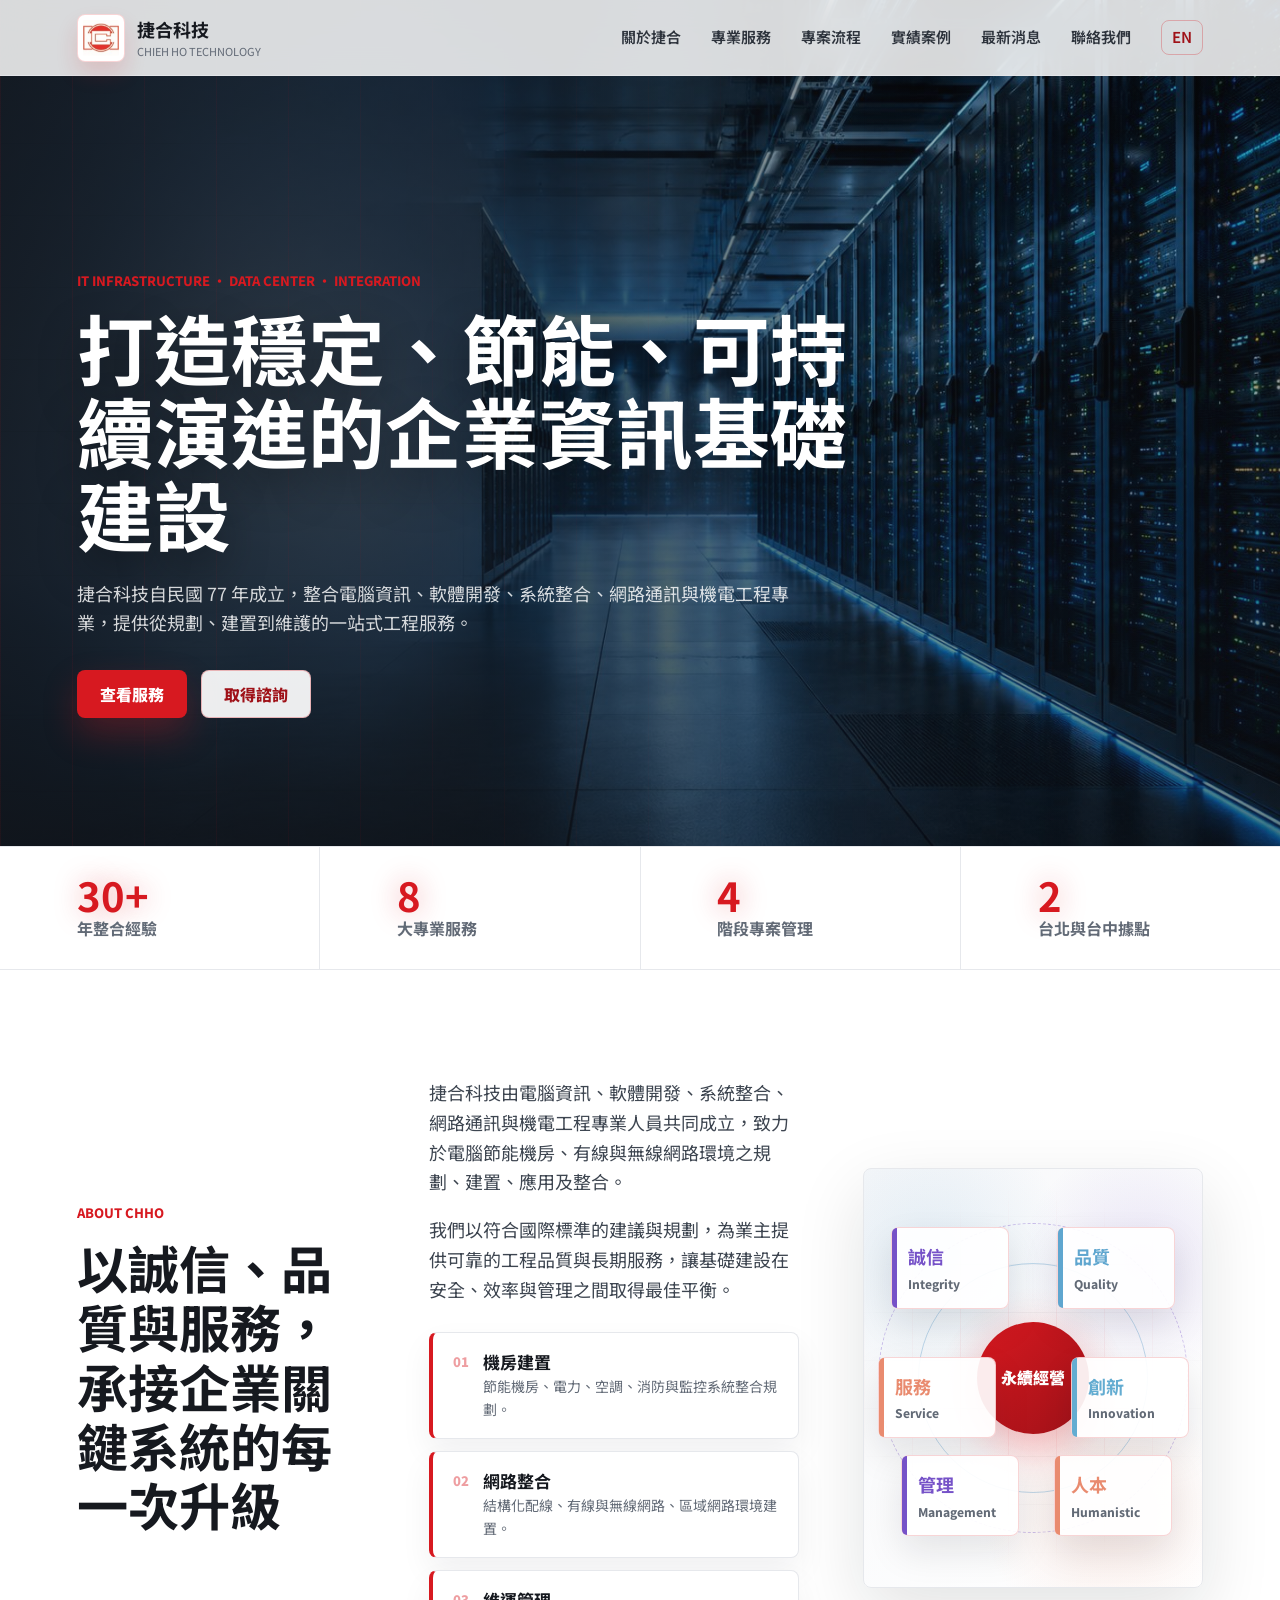
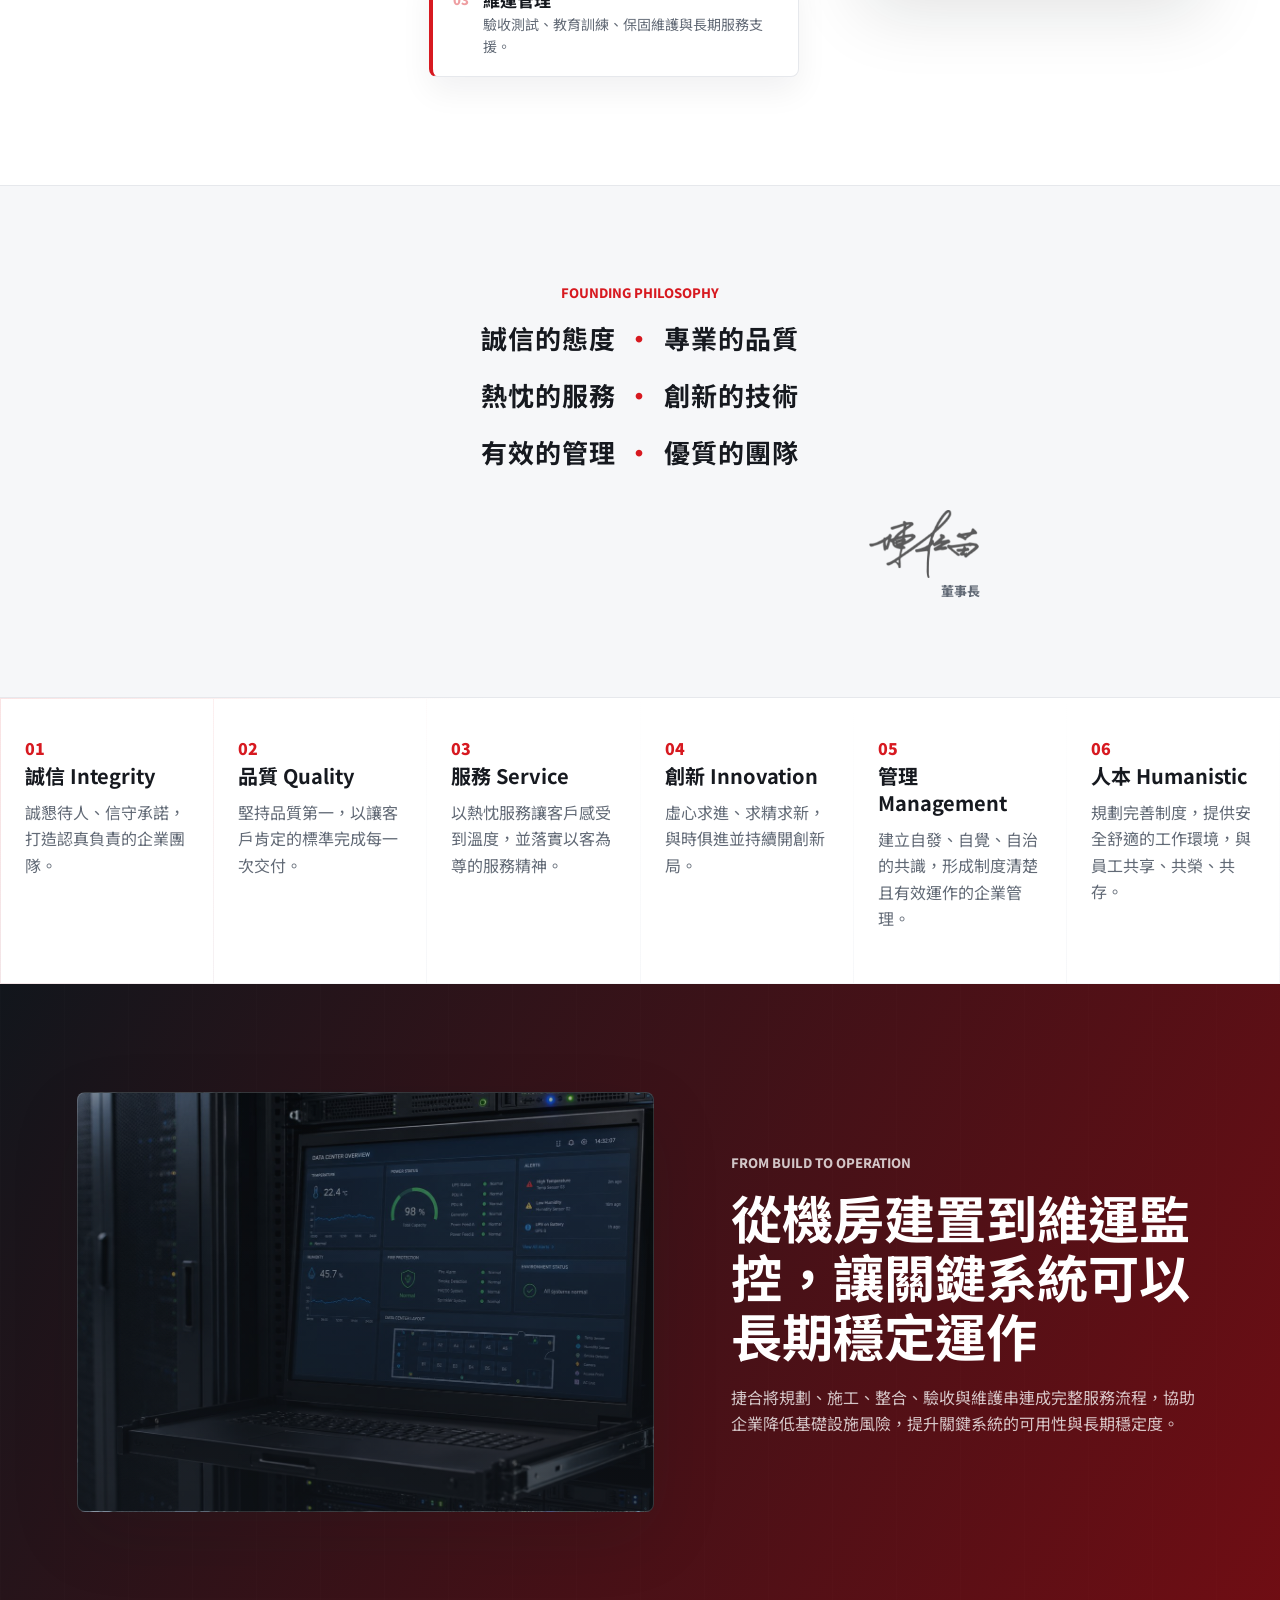
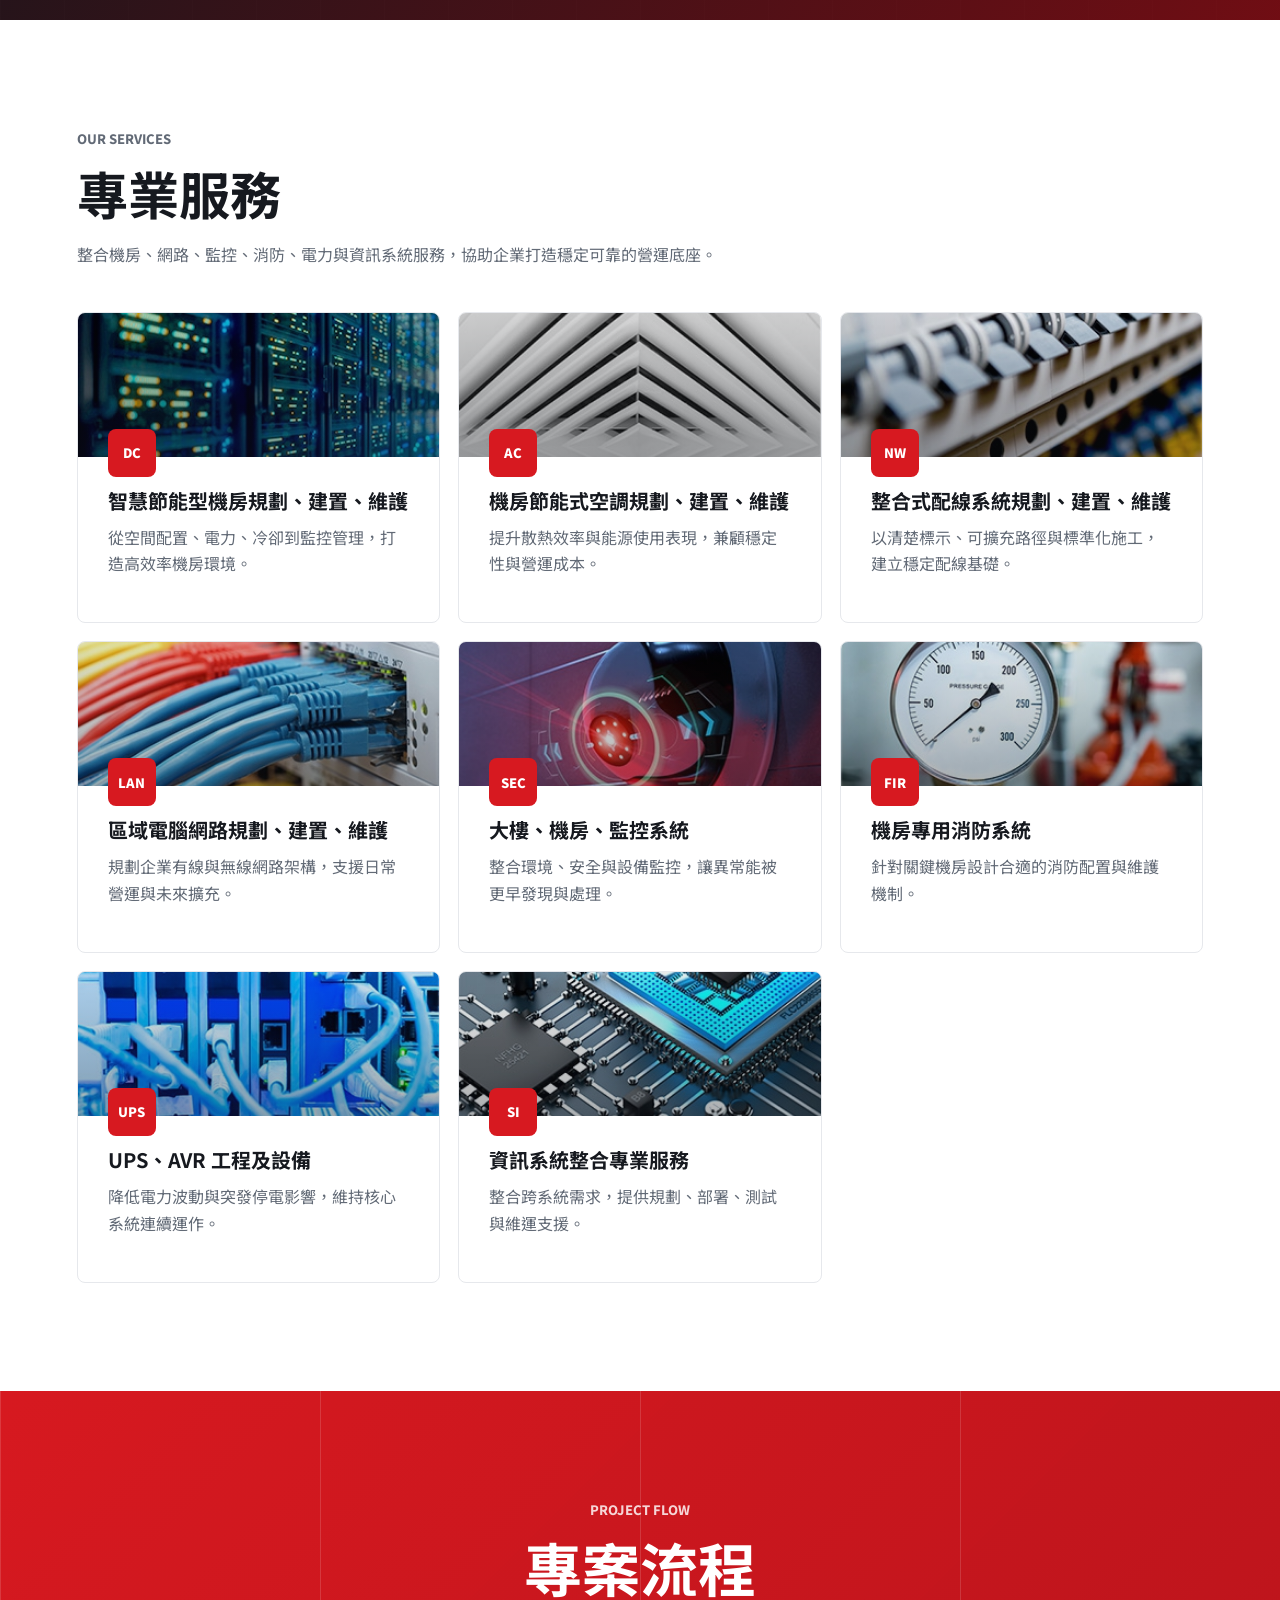
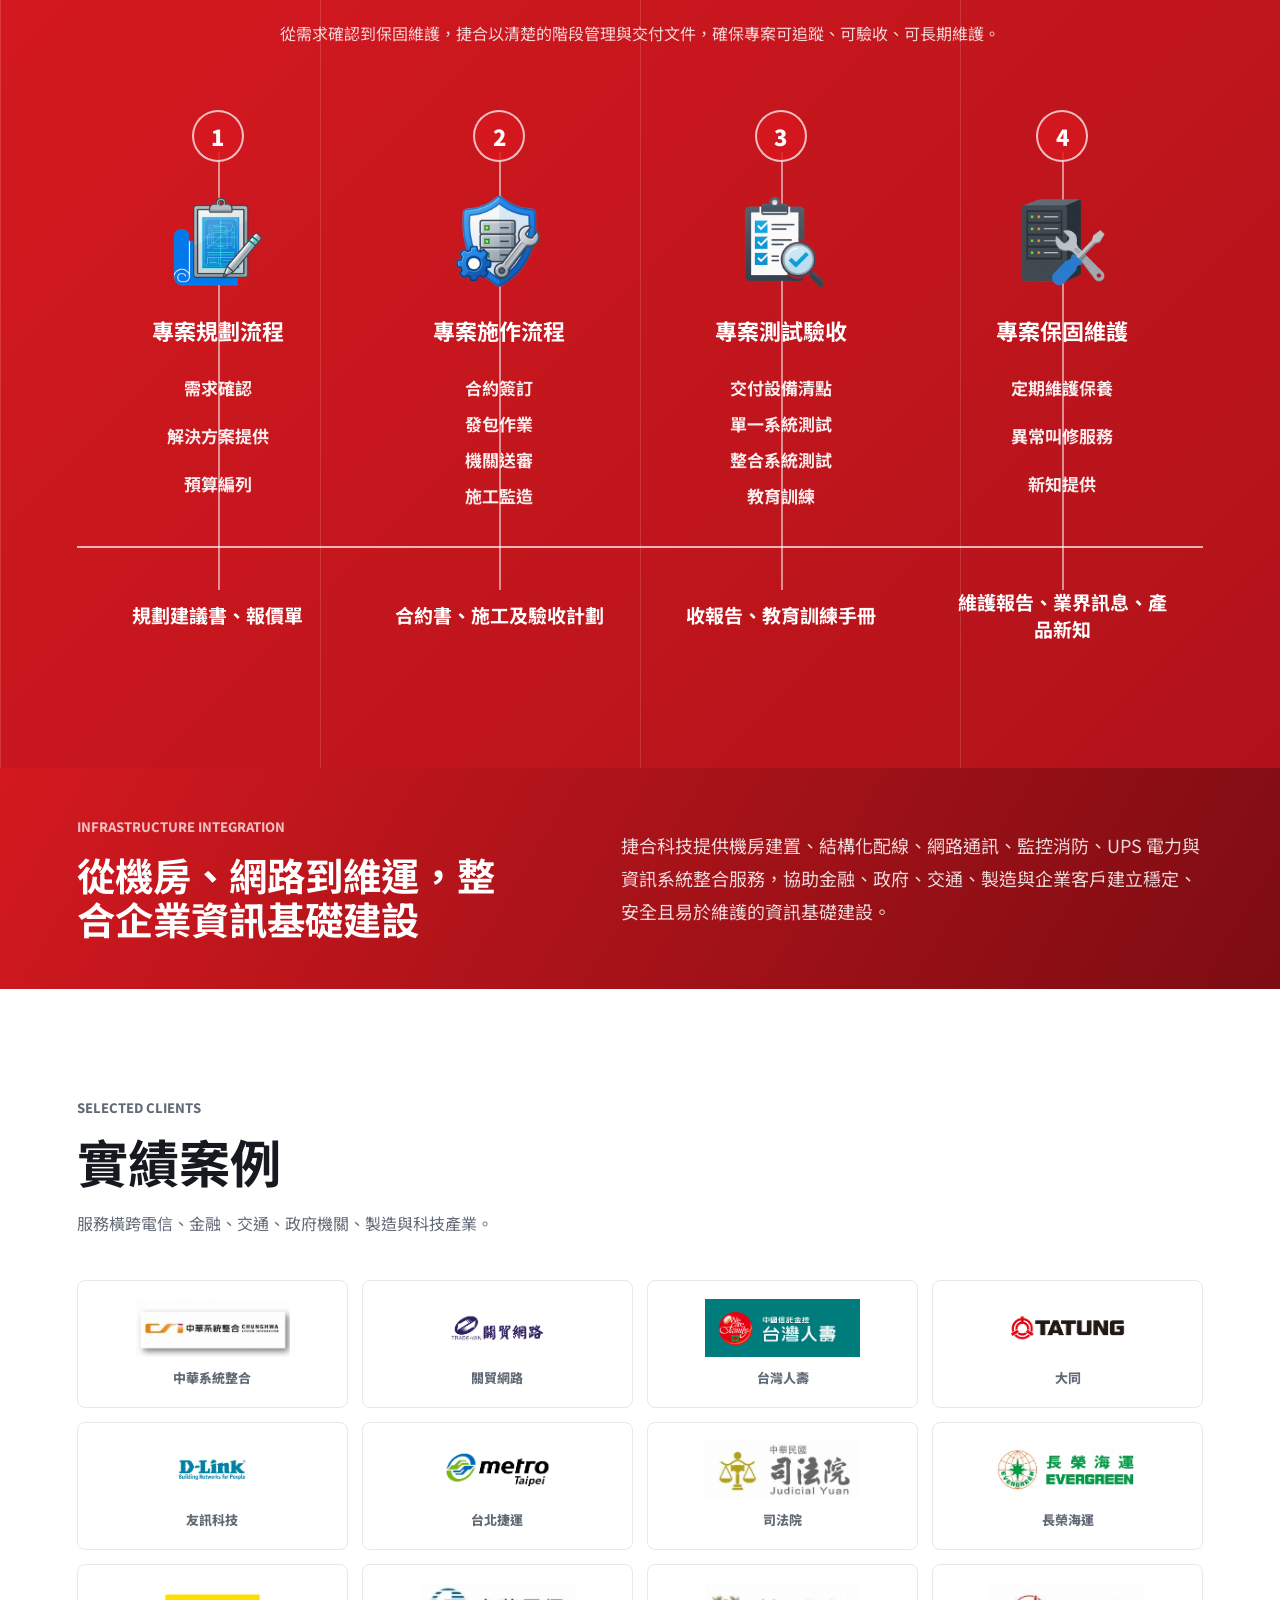
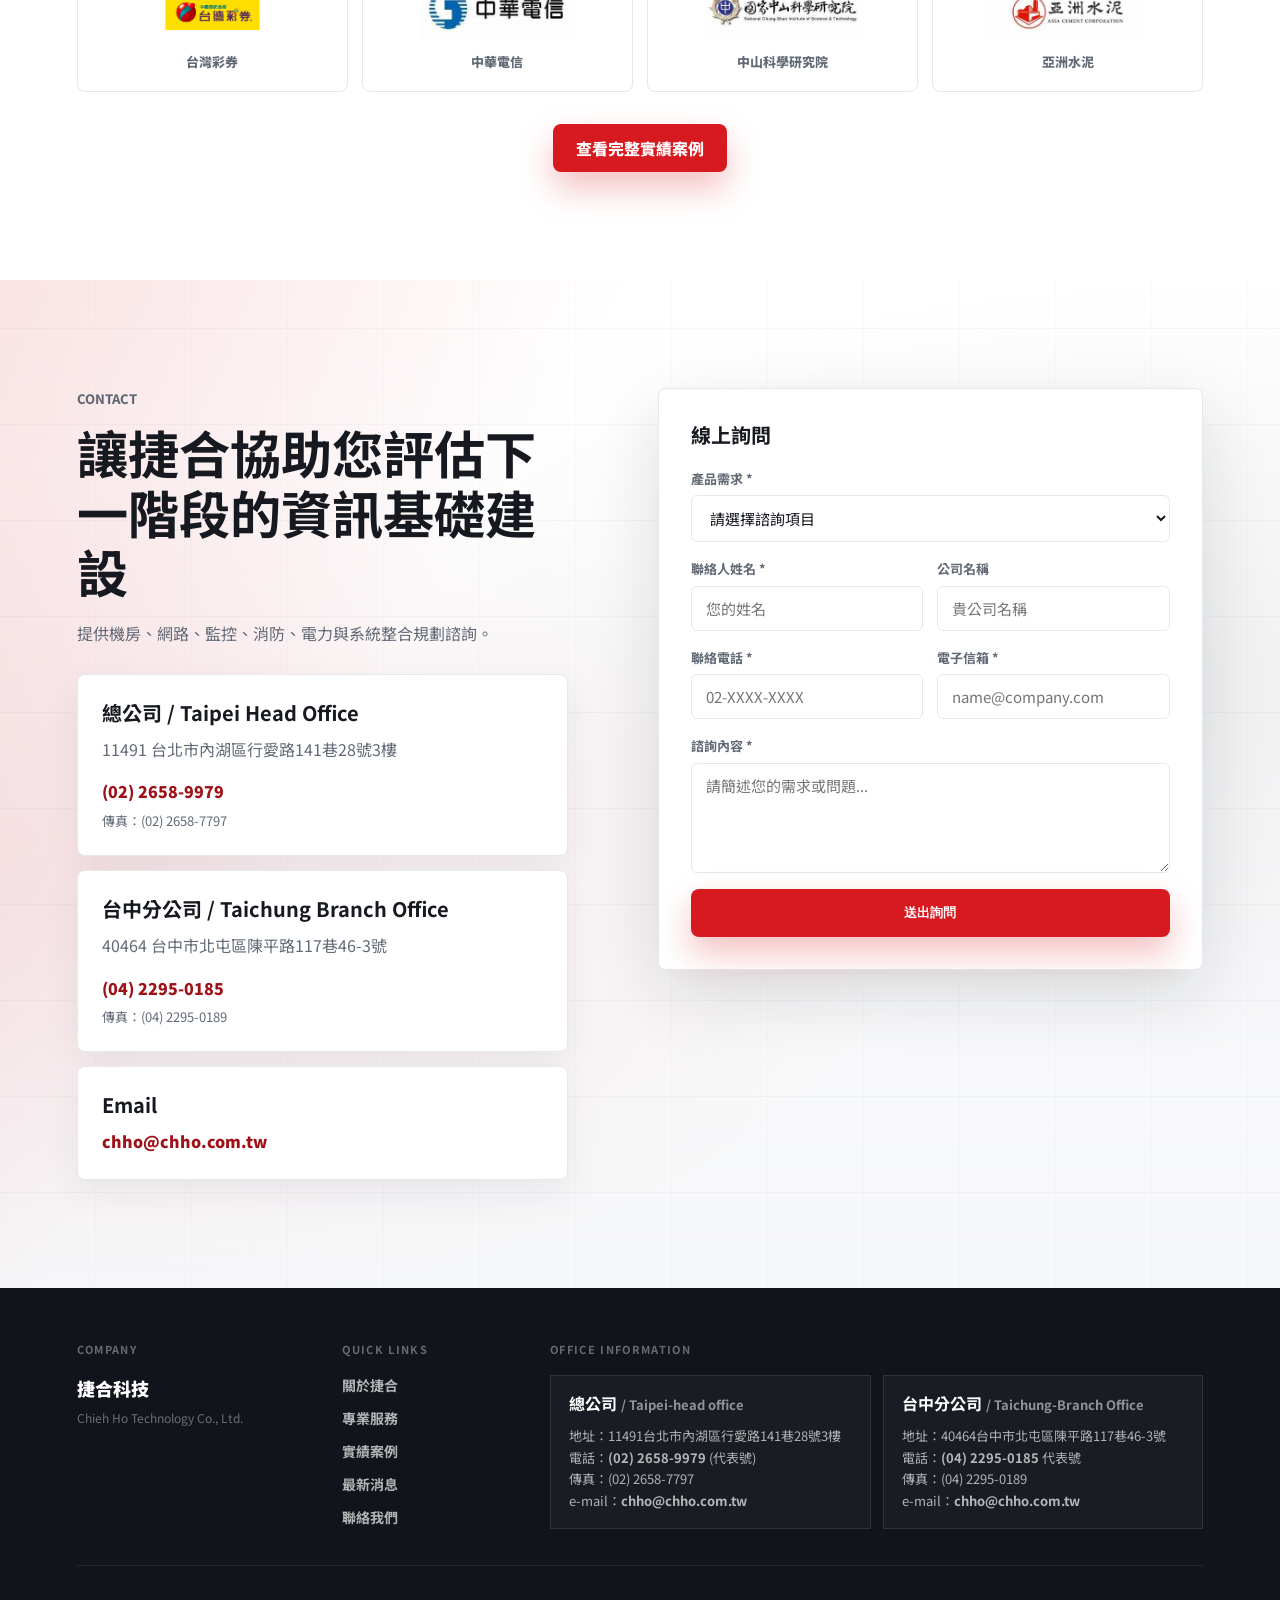
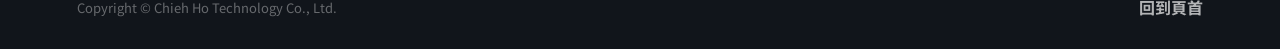
<file: index.html>
<!doctype html>
<html lang="zh-Hant">
  <head>
    <meta charset="utf-8">
    <meta name="viewport" content="width=device-width, initial-scale=1">
    <title>捷合科技｜機房建置、網路整合與資訊系統維護服務</title>
    <meta name="description" content="捷合科技提供節能機房建置、網路通訊、結構化配線、監控消防、UPS 不斷電系統與資訊系統整合維護服務。">
    <!-- SEO: managed -->
    <link rel="canonical" href="https://www.chho.com.tw/">
    <link rel="alternate" hreflang="zh-Hant" href="https://www.chho.com.tw/">
    <link rel="alternate" hreflang="en" href="https://www.chho.com.tw/en/">
    <link rel="alternate" hreflang="x-default" href="https://www.chho.com.tw/">
    <meta property="og:type" content="website">
    <meta property="og:site_name" content="Chieh Ho Technology Co., Ltd.">
    <meta property="og:locale" content="zh_TW">
    <meta property="og:locale:alternate" content="en_US">
    <meta property="og:title" content="捷合科技｜機房建置、網路整合與資訊系統維護服務">
    <meta property="og:description" content="捷合科技提供節能機房建置、網路通訊、結構化配線、監控消防、UPS 不斷電系統與資訊系統整合維護服務。">
    <meta property="og:url" content="https://www.chho.com.tw/">
    <meta property="og:image" content="https://www.chho.com.tw/assets/5.png">
    <meta name="twitter:card" content="summary_large_image">
    <meta name="twitter:title" content="捷合科技｜機房建置、網路整合與資訊系統維護服務">
    <meta name="twitter:description" content="捷合科技提供節能機房建置、網路通訊、結構化配線、監控消防、UPS 不斷電系統與資訊系統整合維護服務。">
    <meta name="twitter:image" content="https://www.chho.com.tw/assets/5.png">
    <!-- /SEO: managed -->
    <link rel="icon" href="assets/logo.jpg" type="image/jpeg">
    <link rel="preconnect" href="https://fonts.googleapis.com">
    <link rel="preconnect" href="https://fonts.gstatic.com" crossorigin>
    <link href="https://fonts.googleapis.com/css2?family=Noto+Sans+TC:wght@400;700;800;900&display=swap" rel="stylesheet">
    <link rel="stylesheet" href="styles.css">
  
    <!-- Structured data: managed -->
    <script type="application/ld+json">{"@context":"https://schema.org","@type":"Organization","name":"捷合科技股份有限公司","alternateName":"Chieh Ho Technology Co., Ltd.","url":"https://www.chho.com.tw/","logo":"https://www.chho.com.tw/assets/logo.jpg","email":"chho@chho.com.tw","telephone":"+886-2-2658-9979","address":{"@type":"PostalAddress","postalCode":"11491","addressRegion":"台北市","addressLocality":"內湖區","streetAddress":"行愛路141巷28號3樓","addressCountry":"TW"},"department":[{"@type":"LocalBusiness","name":"捷合科技台北總公司","telephone":"+886-2-2658-9979","faxNumber":"+886-2-2658-7797","email":"chho@chho.com.tw","address":{"@type":"PostalAddress","postalCode":"11491","addressRegion":"台北市","addressLocality":"內湖區","streetAddress":"行愛路141巷28號3樓","addressCountry":"TW"}},{"@type":"LocalBusiness","name":"捷合科技台中分公司","telephone":"+886-4-2295-0185","faxNumber":"+886-4-2295-0189","email":"chho@chho.com.tw","address":{"@type":"PostalAddress","postalCode":"40464","addressRegion":"台中市","addressLocality":"北屯區","streetAddress":"陳平路117巷46-3號","addressCountry":"TW"}}],"knowsAbout":["節能機房建置","結構化配線","網路整合","監控系統","消防系統","UPS 不斷電系統","資訊系統整合"]}</script>
    <!-- /Structured data: managed -->
  </head>
  <body>
    <a class="skip-link" href="#main">跳到主要內容</a>
    <header class="site-header" data-header>
      <a class="brand" href="#top" aria-label="捷合科技首頁">
        <img class="brand-logo" src="assets/logo.jpg" alt="捷合科技">
        <span>
          <strong>捷合科技</strong>
          <small>Chieh Ho Technology</small>
        </span>
      </a>
      <button class="nav-toggle" type="button" aria-expanded="false" aria-label="開啟選單" data-nav-toggle>
        <span></span>
        <span></span>
      </button>
      <nav class="site-nav" data-nav>
        <a href="about.html">關於捷合</a>
        <a href="service.html">專業服務</a>
        <a href="#process">專案流程</a>
        <a href="case.html">實績案例</a>
        <a href="news.html">最新消息</a>
        <a href="#contact">聯絡我們</a>
              <a class="lang-link" href="en/index.html">EN</a>
      </nav>
    </header>

    <main id="main">
      <section class="hero hero-full">
        <div class="hero-copy reveal">
          <p class="eyebrow">IT Infrastructure · Data Center · Integration</p>
          <h1>打造穩定、節能、可持續演進的企業資訊基礎建設</h1>
          <p class="hero-lede">
            捷合科技自民國 77 年成立，整合電腦資訊、軟體開發、系統整合、網路通訊與機電工程專業，提供從規劃、建置到維護的一站式工程服務。
          </p>
          <div class="hero-actions">
            <a class="button primary" href="#services">查看服務</a>
            <a class="button secondary" href="#contact">取得諮詢</a>
          </div>
        </div>
      </section>

      <section class="metrics" aria-label="公司重點">
        <div>
          <strong>30+</strong>
          <span>年整合經驗</span>
        </div>
        <div>
          <strong>8</strong>
          <span>大專業服務</span>
        </div>
        <div>
          <strong>4</strong>
          <span>階段專案管理</span>
        </div>
        <div>
          <strong>2</strong>
          <span>台北與台中據點</span>
        </div>
      </section>

      <section class="section about-dynamic" id="about">
        <div class="section-intro reveal">
          <p class="eyebrow">About CHHO</p>
          <h2>以誠信、品質與服務，承接企業關鍵系統的每一次升級</h2>
        </div>
        <div class="about-copy reveal">
          <p>
            捷合科技由電腦資訊、軟體開發、系統整合、網路通訊與機電工程專業人員共同成立，致力於電腦節能機房、有線與無線網路環境之規劃、建置、應用及整合。
          </p>
          <p>
            我們以符合國際標準的建議與規劃，為業主提供可靠的工程品質與長期服務，讓基礎建設在安全、效率與管理之間取得最佳平衡。
          </p>
          <div class="capability-stack" aria-label="捷合科技核心整合能力">
            <article>
              <span>01</span>
              <strong>機房建置</strong>
              <p>節能機房、電力、空調、消防與監控系統整合規劃。</p>
            </article>
            <article>
              <span>02</span>
              <strong>網路整合</strong>
              <p>結構化配線、有線與無線網路、區域網路環境建置。</p>
            </article>
            <article>
              <span>03</span>
              <strong>維運管理</strong>
              <p>驗收測試、教育訓練、保固維護與長期服務支援。</p>
            </article>
          </div>
        </div>
        <div class="about-system reveal" aria-label="捷合科技系統整合能力動態示意">
          <div class="system-core">
            <span>永續經營</span>
          </div>
          <div class="system-ring ring-one"></div>
          <div class="system-ring ring-two"></div>
          <div class="system-node node-integrity"><strong>誠信</strong><span>Integrity</span></div>
          <div class="system-node node-quality"><strong>品質</strong><span>Quality</span></div>
          <div class="system-node node-service"><strong>服務</strong><span>Service</span></div>
          <div class="system-node node-innovation"><strong>創新</strong><span>Innovation</span></div>
          <div class="system-node node-management"><strong>管理</strong><span>Management</span></div>
          <div class="system-node node-humanistic"><strong>人本</strong><span>Humanistic</span></div>
          <div class="system-pulse pulse-one"></div>
          <div class="system-pulse pulse-two"></div>
        </div>
      </section>

      <section class="philosophy reveal">
        <div class="philosophy-inner">
          <p class="eyebrow">Founding Philosophy</p>
          <ul class="philosophy-mottos">
            <li><span>誠信的態度</span><i>・</i><span>專業的品質</span></li>
            <li><span>熱忱的服務</span><i>・</i><span>創新的技術</span></li>
            <li><span>有效的管理</span><i>・</i><span>優質的團隊</span></li>
          </ul>
          <div class="philosophy-sig">
            <img src="assets/1623338779WSYAG_1.png" alt="前董事長簽名">
            <span>董事長</span>
          </div>
        </div>
      </section>

      <section class="values section-band">
        <article class="value-card reveal">
          <span>01</span>
          <h3>誠信 Integrity</h3>
          <p>誠懇待人、信守承諾，打造認真負責的企業團隊。</p>
        </article>
        <article class="value-card reveal">
          <span>02</span>
          <h3>品質 Quality</h3>
          <p>堅持品質第一，以讓客戶肯定的標準完成每一次交付。</p>
        </article>
        <article class="value-card reveal">
          <span>03</span>
          <h3>服務 Service</h3>
          <p>以熱忱服務讓客戶感受到溫度，並落實以客為尊的服務精神。</p>
        </article>
        <article class="value-card reveal">
          <span>04</span>
          <h3>創新 Innovation</h3>
          <p>虛心求進、求精求新，與時俱進並持續開創新局。</p>
        </article>
        <article class="value-card reveal">
          <span>05</span>
          <h3>管理 Management</h3>
          <p>建立自發、自覺、自治的共識，形成制度清楚且有效運作的企業管理。</p>
        </article>
        <article class="value-card reveal">
          <span>06</span>
          <h3>人本 Humanistic</h3>
          <p>規劃完善制度，提供安全舒適的工作環境，與員工共享、共榮、共存。</p>
        </article>
      </section>

      <section class="tech-story">
        <div class="tech-story-media reveal">
          <div class="operations-wall">
          </div>
        </div>
        <div class="tech-story-copy reveal">
          <p class="eyebrow">From Build To Operation</p>
          <h2>從機房建置到維運監控，讓關鍵系統可以長期穩定運作</h2>
          <p>捷合將規劃、施工、整合、驗收與維護串連成完整服務流程，協助企業降低基礎設施風險，提升關鍵系統的可用性與長期穩定度。</p>
        </div>
      </section>

      <section class="section" id="services">
        <div class="section-heading reveal">
          <p class="eyebrow">Our Services</p>
          <h2>專業服務</h2>
          <p>整合機房、網路、監控、消防、電力與資訊系統服務，協助企業打造穩定可靠的營運底座。</p>
        </div>
        <div class="service-grid">
          <article class="service-card media-service-card reveal">
            <img src="assets/service-datacenter.jpg" alt="智慧節能型機房規劃、建置、維護" loading="lazy">
            <div class="service-icon">DC</div>
            <h3>智慧節能型機房規劃、建置、維護</h3>
            <p>從空間配置、電力、冷卻到監控管理，打造高效率機房環境。</p>
          </article>
          <article class="service-card media-service-card reveal">
            <img src="assets/service-cooling.jpg" alt="機房節能式空調規劃、建置、維護" loading="lazy">
            <div class="service-icon">AC</div>
            <h3>機房節能式空調規劃、建置、維護</h3>
            <p>提升散熱效率與能源使用表現，兼顧穩定性與營運成本。</p>
          </article>
          <article class="service-card media-service-card reveal">
            <img src="assets/service-cabling.jpg" alt="整合式配線系統規劃、建置、維護" loading="lazy">
            <div class="service-icon">NW</div>
            <h3>整合式配線系統規劃、建置、維護</h3>
            <p>以清楚標示、可擴充路徑與標準化施工，建立穩定配線基礎。</p>
          </article>
          <article class="service-card media-service-card reveal">
            <img src="assets/service-lan.jpg" alt="區域電腦網路規劃、建置、維護" loading="lazy">
            <div class="service-icon">LAN</div>
            <h3>區域電腦網路規劃、建置、維護</h3>
            <p>規劃企業有線與無線網路架構，支援日常營運與未來擴充。</p>
          </article>
          <article class="service-card media-service-card reveal">
            <img src="assets/service-monitoring.jpg" alt="大樓、機房、監控系統規劃、建置、維護" loading="lazy">
            <div class="service-icon">SEC</div>
            <h3>大樓、機房、監控系統</h3>
            <p>整合環境、安全與設備監控，讓異常能被更早發現與處理。</p>
          </article>
          <article class="service-card media-service-card reveal">
            <img src="assets/service-fire.jpg" alt="機房專用消防系統規劃、建置、維護" loading="lazy">
            <div class="service-icon">FIR</div>
            <h3>機房專用消防系統</h3>
            <p>針對關鍵機房設計合適的消防配置與維護機制。</p>
          </article>
          <article class="service-card media-service-card reveal">
            <img src="assets/service-ups.jpg" alt="不斷電系統UPS穩壓器AVR工程及設備" loading="lazy">
            <div class="service-icon">UPS</div>
            <h3>UPS、AVR 工程及設備</h3>
            <p>降低電力波動與突發停電影響，維持核心系統連續運作。</p>
          </article>
          <article class="service-card media-service-card reveal">
            <img src="assets/service-system-integration.jpg" alt="資訊系統整合專業服務" loading="lazy">
            <div class="service-icon">SI</div>
            <h3>資訊系統整合專業服務</h3>
            <p>整合跨系統需求，提供規劃、部署、測試與維運支援。</p>
          </article>
        </div>
      </section>

      <section class="section process-section" id="process">
        <div class="process-heading reveal">
          <p class="eyebrow">Project Flow</p>
          <h2>專案流程</h2>
          <p>從需求確認到保固維護，捷合以清楚的階段管理與交付文件，確保專案可追蹤、可驗收、可長期維護。</p>
        </div>
        <div class="process-flow reveal">
          <article class="process-step">
            <span class="step-number">1</span>
            <div class="step-icon" aria-hidden="true">
              <img src="assets/process-planning-small.png" alt="" loading="lazy" decoding="async">
            </div>
            <h3>專案規劃流程</h3>
            <ul>
              <li>需求確認</li>
              <li>解決方案提供</li>
              <li>預算編列</li>
            </ul>
            <strong>規劃建議書、報價單</strong>
          </article>
          <article class="process-step">
            <span class="step-number">2</span>
            <div class="step-icon" aria-hidden="true">
              <img src="assets/process-execution-small.png" alt="" loading="lazy" decoding="async">
            </div>
            <h3>專案施作流程</h3>
            <ul>
              <li>合約簽訂</li>
              <li>發包作業</li>
              <li>機關送審</li>
              <li>施工監造</li>
            </ul>
            <strong>合約書、施工及驗收計劃</strong>
          </article>
          <article class="process-step">
            <span class="step-number">3</span>
            <div class="step-icon" aria-hidden="true">
              <img src="assets/process-acceptance-small.png" alt="" loading="lazy" decoding="async">
            </div>
            <h3>專案測試驗收</h3>
            <ul>
              <li>交付設備清點</li>
              <li>單一系統測試</li>
              <li>整合系統測試</li>
              <li>教育訓練</li>
            </ul>
            <strong>收報告、教育訓練手冊</strong>
          </article>
          <article class="process-step">
            <span class="step-number">4</span>
            <div class="step-icon" aria-hidden="true">
              <img src="assets/process-maintenance-small.png" alt="" loading="lazy" decoding="async">
            </div>
            <h3>專案保固維護</h3>
            <ul>
              <li>定期維護保養</li>
              <li>異常叫修服務</li>
              <li>新知提供</li>
            </ul>
            <strong>維護報告、業界訊息、產品新知</strong>
          </article>
        </div>
      </section>

      <section class="service-summary reveal" aria-label="捷合科技資訊基礎建設服務總覽">
        <div>
          <p class="eyebrow">Infrastructure Integration</p>
          <h2>從機房、網路到維運，整合企業資訊基礎建設</h2>
        </div>
        <p>
          捷合科技提供機房建置、結構化配線、網路通訊、監控消防、UPS 電力與資訊系統整合服務，協助金融、政府、交通、製造與企業客戶建立穩定、安全且易於維護的資訊基礎建設。
        </p>
      </section>

      <section class="section cases" id="cases">
        <div class="section-heading reveal">
          <p class="eyebrow">Selected Clients</p>
          <h2>實績案例</h2>
          <p>服務橫跨電信、金融、交通、政府機關、製造與科技產業。</p>
        </div>
        <div class="client-marquee reveal" aria-label="客戶 Logo 列表">
          <article class="client-logo">
            <img src="assets/1682042407Y6QTY_1.jpg" alt="中華系統整合股份有限公司" loading="lazy">
            <span>中華系統整合</span>
          </article>
          <article class="client-logo">
            <img src="assets/16234530643OBDE_1.png" alt="關貿網路股份有限公司" loading="lazy">
            <span>關貿網路</span>
          </article>
          <article class="client-logo">
            <img src="assets/1623453081JIUG0_1.png" alt="台灣人壽保險股份有限公司" loading="lazy">
            <span>台灣人壽</span>
          </article>
          <article class="client-logo">
            <img src="assets/1623453111CIJ7A_1.png" alt="大同股份有限公司" loading="lazy">
            <span>大同</span>
          </article>
          <article class="client-logo">
            <img src="assets/1623453123D07H4_1.png" alt="友訊科技股份有限公司" loading="lazy">
            <span>友訊科技</span>
          </article>
          <article class="client-logo">
            <img src="assets/1623453143Q16HA_1.png" alt="台北捷運股份有限公司" loading="lazy">
            <span>台北捷運</span>
          </article>
          <article class="client-logo">
            <img src="assets/1681717175MJNWA_1.jpg" alt="中華民國司法院" loading="lazy">
            <span>司法院</span>
          </article>
          <article class="client-logo">
            <img src="assets/1681717649WAES7_1.jpg" alt="長榮海運股份有限公司" loading="lazy">
            <span>長榮海運</span>
          </article>
          <article class="client-logo">
            <img src="assets/1681718529CPOK0_1.png" alt="台灣彩券股份有限公司" loading="lazy">
            <span>台灣彩券</span>
          </article>
          <article class="client-logo">
            <img src="assets/1681719280G0FA4_1.jpg" alt="中華電信股份有限公司" loading="lazy">
            <span>中華電信</span>
          </article>
          <article class="client-logo">
            <img src="assets/16817195941GB3L_1.jpg" alt="國家中山科學研究院" loading="lazy">
            <span>中山科學研究院</span>
          </article>
          <article class="client-logo">
            <img src="assets/16817207614FEP9_1.jpg" alt="亞洲水泥" loading="lazy">
            <span>亞洲水泥</span>
          </article>
        </div>
        <div class="section-cta reveal">
          <a class="button primary" href="case.html">查看完整實績案例</a>
        </div>
      </section>

      <section class="contact section-band" id="contact">
        <div class="contact-copy reveal">
          <p class="eyebrow">Contact</p>
          <h2>讓捷合協助您評估下一階段的資訊基礎建設</h2>
          <p>提供機房、網路、監控、消防、電力與系統整合規劃諮詢。</p>
          <div class="contact-panel">
            <article>
              <h3>總公司 / Taipei Head Office</h3>
              <p>11491 台北市內湖區行愛路141巷28號3樓</p>
              <a href="tel:+886226589979">(02) 2658-9979</a>
              <small class="contact-fax">傳真：(02) 2658-7797</small>
            </article>
            <article>
              <h3>台中分公司 / Taichung Branch Office</h3>
              <p>40464 台中市北屯區陳平路117巷46-3號</p>
              <a href="tel:+886422950185">(04) 2295-0185</a>
              <small class="contact-fax">傳真：(04) 2295-0189</small>
            </article>
            <article>
              <h3>Email</h3>
              <a href="mailto:chho@chho.com.tw">chho@chho.com.tw</a>
            </article>
          </div>
        </div>
        <form class="contact-form reveal" id="contact-form" novalidate>
          <h3 class="contact-form-title">線上詢問</h3>
          <div class="form-group">
            <label for="f-service">產品需求 *</label>
            <select id="f-service" name="產品需求" required>
              <option value="">請選擇諮詢項目</option>
              <option>智慧節能型機房</option>
              <option>機房節能式空調</option>
              <option>整合式配線系統</option>
              <option>區域電腦網路</option>
              <option>大樓與機房監控系統</option>
              <option>機房專用消防系統</option>
              <option>不斷電系統 UPS / AVR</option>
              <option>資訊系統整合</option>
              <option>其他</option>
            </select>
          </div>
          <div class="form-row">
            <div class="form-group">
              <label for="f-name">聯絡人姓名 *</label>
              <input type="text" id="f-name" name="聯絡人" placeholder="您的姓名" required>
            </div>
            <div class="form-group">
              <label for="f-company">公司名稱</label>
              <input type="text" id="f-company" name="公司名稱" placeholder="貴公司名稱">
            </div>
          </div>
          <div class="form-row">
            <div class="form-group">
              <label for="f-phone">聯絡電話 *</label>
              <input type="tel" id="f-phone" name="聯絡電話" placeholder="02-XXXX-XXXX" required>
            </div>
            <div class="form-group">
              <label for="f-email">電子信箱 *</label>
              <input type="email" id="f-email" name="電子信箱" placeholder="name@company.com" required>
            </div>
          </div>
          <div class="form-group">
            <label for="f-message">諮詢內容 *</label>
            <textarea id="f-message" name="諮詢內容" placeholder="請簡述您的需求或問題..." required></textarea>
          </div>
          <button class="button primary" type="submit" style="width:100%;justify-content:center;">送出詢問</button>
        </form>
      </section>
    </main>

    <footer class="site-footer">
      <div class="footer-grid footer-grid-expanded">
        <div>
          <span class="footer-label">Company</span>
          <span class="footer-brand-name">捷合科技</span>
          <span class="footer-brand-sub">Chieh Ho Technology Co., Ltd.</span>
        </div>
        <nav>
          <span class="footer-label">Quick Links</span>
          <div class="footer-links">
            <a href="about.html">關於捷合</a>
            <a href="service.html">專業服務</a>
            <a href="case.html">實績案例</a>
            <a href="news.html">最新消息</a>
            <a href="#contact">聯絡我們</a>
          </div>
        </nav>
        <div class="footer-offices">
          <span class="footer-label">Office Information</span>
          <section class="footer-office-card">
            <h3>總公司 <span>/ Taipei-head office</span></h3>
            <p>地址：11491台北市內湖區行愛路141巷28號3樓</p>
            <p>電話：<a href="tel:+886226589979">(02) 2658-9979</a> (代表號)</p>
            <p>傳真：(02) 2658-7797</p>
            <p>e-mail：<a href="mailto:chho@chho.com.tw">chho@chho.com.tw</a></p>
          </section>
          <section class="footer-office-card">
            <h3>台中分公司 <span>/ Taichung-Branch Office</span></h3>
            <p>地址：40464台中市北屯區陳平路117巷46-3號</p>
            <p>電話：<a href="tel:+886422950185">(04) 2295-0185</a> 代表號</p>
            <p>傳真：(04) 2295-0189</p>
            <p>e-mail：<a href="mailto:chho@chho.com.tw">chho@chho.com.tw</a></p>
          </section>
        </div>
      </div>
      <div class="footer-base">
        <p>Copyright © Chieh Ho Technology Co., Ltd.</p>
        <a href="#top">回到頁首</a>
      </div>
    </footer>

    <script src="script.js"></script>
  </body>
</html>
</file>
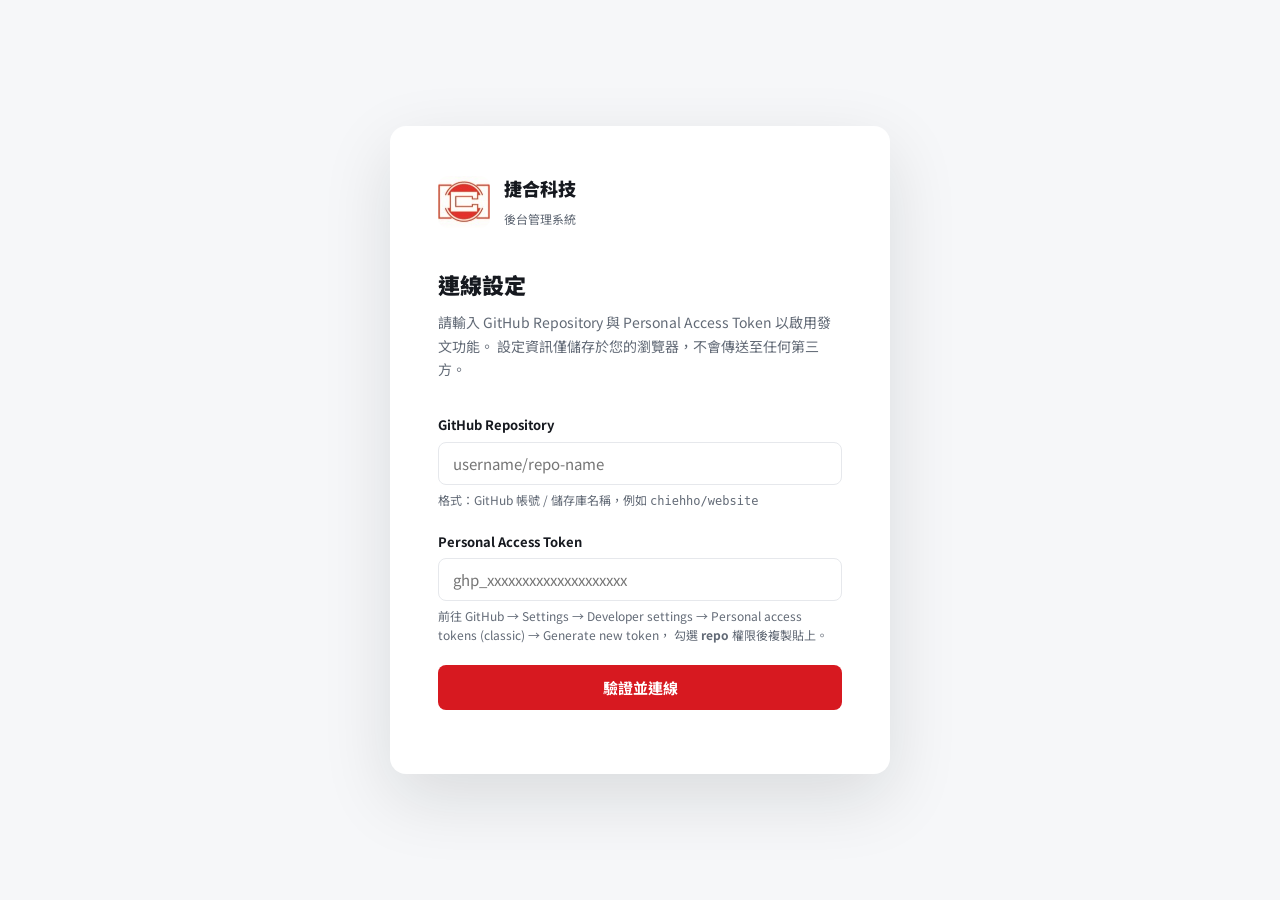
<file: admin/index.html>
<!doctype html>
<html lang="zh-Hant">
<head>
  <meta charset="utf-8">
  <meta name="viewport" content="width=device-width, initial-scale=1">
  <meta name="robots" content="noindex,nofollow">
  <title>後台管理｜捷合科技</title>
  <link rel="icon" href="../assets/logo.jpg" type="image/jpeg">
  <link rel="preconnect" href="https://fonts.googleapis.com">
  <link rel="preconnect" href="https://fonts.gstatic.com" crossorigin>
  <link href="https://fonts.googleapis.com/css2?family=Noto+Sans+TC:wght@400;700;800;900&display=swap" rel="stylesheet">
  <style>
    :root {
      --red: #d71920;
      --red-dark: #9f1118;
      --ink: #16191f;
      --muted: #626a76;
      --line: #e6e8ec;
      --soft: #f6f7f9;
    }
    * { box-sizing: border-box; margin: 0; padding: 0; }
    body {
      font-family: "Noto Sans TC", "Microsoft JhengHei", Arial, sans-serif;
      background: var(--soft);
      color: var(--ink);
      min-height: 100vh;
      line-height: 1.65;
    }
    .hidden { display: none !important; }

    /* ── Setup screen ─────────────────────────────── */
    #v-setup {
      min-height: 100vh;
      display: flex;
      align-items: center;
      justify-content: center;
      padding: 24px;
    }
    .setup-card {
      background: #fff;
      border-radius: 16px;
      padding: 48px;
      width: 100%;
      max-width: 500px;
      box-shadow: 0 24px 70px rgba(17,21,27,0.12);
    }
    .setup-logo {
      display: flex;
      align-items: center;
      gap: 14px;
      margin-bottom: 36px;
    }
    .setup-logo img { width: 52px; height: 52px; border-radius: 10px; object-fit: cover; }
    .setup-logo strong { font-size: 18px; font-weight: 900; display: block; }
    .setup-logo small { font-size: 12px; color: var(--muted); }
    .setup-card h2 { font-size: 22px; font-weight: 900; margin-bottom: 8px; }
    .subtitle { color: var(--muted); font-size: 14px; margin-bottom: 32px; line-height: 1.7; }

    /* ── Form elements ────────────────────────────── */
    label { display: block; font-size: 13px; font-weight: 700; margin-bottom: 6px; color: var(--ink); }
    input, textarea, select {
      display: block;
      width: 100%;
      padding: 10px 14px;
      border: 1.5px solid var(--line);
      border-radius: 8px;
      font-family: inherit;
      font-size: 15px;
      color: var(--ink);
      background: #fff;
      margin-bottom: 20px;
      transition: border-color 0.2s;
      -webkit-appearance: none;
    }
    input:focus, textarea:focus {
      outline: none;
      border-color: var(--red);
      box-shadow: 0 0 0 3px rgba(215,25,32,0.1);
    }
    textarea { resize: vertical; }
    .form-hint {
      font-size: 12px;
      color: var(--muted);
      margin-top: -15px;
      margin-bottom: 20px;
      line-height: 1.6;
    }
    .form-row {
      display: grid;
      grid-template-columns: 1fr 1fr;
      gap: 16px;
    }

    /* ── Buttons ──────────────────────────────────── */
    .btn {
      display: inline-flex;
      align-items: center;
      justify-content: center;
      gap: 8px;
      padding: 12px 24px;
      border-radius: 8px;
      font-family: inherit;
      font-size: 15px;
      font-weight: 700;
      cursor: pointer;
      border: none;
      transition: background 0.2s, opacity 0.2s, border-color 0.2s;
      text-decoration: none;
    }
    .btn-primary { background: var(--red); color: #fff; }
    .btn-primary:hover { background: var(--red-dark); }
    .btn-primary:disabled { opacity: 0.5; cursor: not-allowed; }
    .btn-ghost {
      background: transparent;
      color: var(--muted);
      border: 1.5px solid var(--line);
    }
    .btn-ghost:hover { border-color: var(--muted); color: var(--ink); }
    .btn-full { width: 100%; }

    /* ── Admin layout ─────────────────────────────── */
    #v-admin { min-height: 100vh; display: flex; flex-direction: column; }
    .admin-header {
      background: #fff;
      border-bottom: 1px solid var(--line);
      padding: 0 32px;
      display: flex;
      align-items: center;
      justify-content: space-between;
      height: 60px;
      position: sticky;
      top: 0;
      z-index: 10;
    }
    .admin-brand {
      display: flex;
      align-items: center;
      gap: 10px;
      font-weight: 900;
      font-size: 15px;
    }
    .badge {
      background: var(--red);
      color: #fff;
      font-size: 11px;
      padding: 2px 8px;
      border-radius: 20px;
      font-weight: 700;
    }
    .admin-tabs {
      background: #fff;
      border-bottom: 1px solid var(--line);
      padding: 0 32px;
      display: flex;
    }
    .tab-btn {
      padding: 14px 20px;
      font-family: inherit;
      font-size: 14px;
      font-weight: 700;
      border: none;
      background: transparent;
      cursor: pointer;
      color: var(--muted);
      border-bottom: 2.5px solid transparent;
      margin-bottom: -1px;
      transition: color 0.2s, border-color 0.2s;
    }
    .tab-btn.active { color: var(--red); border-bottom-color: var(--red); }
    .admin-content {
      flex: 1;
      padding: 40px 32px;
      max-width: 860px;
      width: 100%;
      margin: 0 auto;
    }

    /* ── Card ─────────────────────────────────────── */
    .card {
      background: #fff;
      border-radius: 12px;
      padding: 32px;
      box-shadow: 0 2px 12px rgba(17,21,27,0.06);
      margin-bottom: 24px;
    }
    .card-title {
      font-size: 17px;
      font-weight: 900;
      margin-bottom: 24px;
      padding-bottom: 16px;
      border-bottom: 1px solid var(--line);
    }

    /* ── Editor toolbar ───────────────────────────── */
    .editor-toolbar {
      display: flex;
      flex-wrap: wrap;
      gap: 6px;
      padding: 10px 12px;
      background: var(--soft);
      border: 1.5px solid var(--line);
      border-bottom: none;
      border-radius: 8px 8px 0 0;
    }
    .toolbar-btn {
      padding: 4px 12px;
      border-radius: 6px;
      font-family: inherit;
      font-size: 13px;
      font-weight: 700;
      cursor: pointer;
      border: 1.5px solid var(--line);
      background: #fff;
      color: var(--ink);
      transition: background 0.15s, border-color 0.15s, color 0.15s;
    }
    .toolbar-btn:hover { border-color: var(--red); color: var(--red); background: #fff8f8; }
    .editor-toolbar + textarea {
      border-radius: 0 0 8px 8px;
      border-top: none;
      margin-bottom: 6px;
      font-family: "Courier New", "Consolas", monospace;
      font-size: 13.5px;
      line-height: 1.7;
    }
    .editor-hint { font-size: 12px; color: var(--muted); margin-bottom: 20px; }

    /* ── Preview ──────────────────────────────────── */
    .preview-header {
      display: flex;
      align-items: center;
      justify-content: space-between;
      margin-bottom: 8px;
    }
    .preview-box {
      border: 1.5px solid var(--line);
      border-radius: 8px;
      padding: 20px 24px;
      min-height: 100px;
      background: #fff;
      margin-bottom: 28px;
      font-size: 16px;
      line-height: 1.9;
      color: #333;
    }
    .preview-box p { margin-bottom: 16px; }
    .preview-box strong { font-weight: 700; }
    .preview-box a { color: var(--red); text-decoration: underline; }
    .preview-box ul { padding-left: 22px; margin-bottom: 16px; line-height: 2; }

    /* ── Status messages ──────────────────────────── */
    .status-msg {
      padding: 14px 18px;
      border-radius: 8px;
      font-size: 14px;
      font-weight: 700;
      margin-bottom: 20px;
      line-height: 1.5;
    }
    .status-success { background: #d4edda; color: #155724; }
    .status-error   { background: #f8d7da; color: #721c24; }
    .status-loading { background: #cce5ff; color: #004085; }

    /* ── Article list ─────────────────────────────── */
    .article-item {
      display: flex;
      align-items: center;
      justify-content: space-between;
      padding: 16px 0;
      border-bottom: 1px solid var(--line);
    }
    .article-item:last-child { border-bottom: none; }
    .article-date { font-size: 13px; color: var(--red); font-weight: 900; }
    .article-file { font-size: 14px; color: var(--muted); margin-top: 3px; }

    @media (max-width: 640px) {
      .admin-content  { padding: 20px 16px; }
      .admin-header   { padding: 0 16px; }
      .admin-tabs     { padding: 0 16px; }
      .setup-card     { padding: 32px 24px; }
      .form-row       { grid-template-columns: 1fr; }
      .card           { padding: 20px; }
    }
  </style>
</head>
<body>

<!-- ═══════════════════════════════════════════════════════════
     SETUP SCREEN
     ═══════════════════════════════════════════════════════════ -->
<div id="v-setup">
  <div class="setup-card">
    <div class="setup-logo">
      <img src="../assets/logo.jpg" alt="">
      <div>
        <strong>捷合科技</strong>
        <small>後台管理系統</small>
      </div>
    </div>
    <h2>連線設定</h2>
    <p class="subtitle">
      請輸入 GitHub Repository 與 Personal Access Token 以啟用發文功能。
      設定資訊僅儲存於您的瀏覽器，不會傳送至任何第三方。
    </p>
    <form id="setup-form">
      <label for="inp-repo">GitHub Repository</label>
      <input id="inp-repo" type="text" placeholder="username/repo-name" required spellcheck="false">
      <div class="form-hint">格式：GitHub 帳號 / 儲存庫名稱，例如 <code>chiehho/website</code></div>

      <label for="inp-token">Personal Access Token</label>
      <input id="inp-token" type="password" placeholder="ghp_xxxxxxxxxxxxxxxxxxxx" required autocomplete="off" spellcheck="false">
      <div class="form-hint">
        前往 GitHub → Settings → Developer settings → Personal access tokens (classic) → Generate new token，
        勾選 <strong>repo</strong> 權限後複製貼上。
      </div>

      <button type="submit" class="btn btn-primary btn-full" id="setup-btn">驗證並連線</button>
    </form>
    <div id="setup-msg" style="margin-top:16px;"></div>
  </div>
</div>

<!-- ═══════════════════════════════════════════════════════════
     ADMIN SCREEN
     ═══════════════════════════════════════════════════════════ -->
<div id="v-admin" class="hidden">

  <header class="admin-header">
    <div class="admin-brand">
      捷合科技後台
      <span class="badge">管理員</span>
    </div>
    <div style="display:flex;align-items:center;gap:12px;">
      <span id="admin-repo-label" style="font-size:13px;color:var(--muted);"></span>
      <button class="btn btn-ghost" id="logout-btn" style="padding:7px 16px;font-size:13px;">登出</button>
    </div>
  </header>

  <div class="admin-tabs">
    <button class="tab-btn active" data-tab="new">＋ 新增文章</button>
    <button class="tab-btn" data-tab="list">文章列表</button>
  </div>

  <div class="admin-content">

    <!-- ── NEW ARTICLE TAB ───────────────────────── -->
    <div id="tab-new">
      <div class="card">
        <div class="card-title">發布最新消息</div>
        <div id="publish-msg"></div>
        <form id="article-form" autocomplete="off">

          <label for="inp-title">文章標題 *</label>
          <input id="inp-title" type="text" placeholder="例：捷合科技榮獲 ISO 27001 認證" required>

          <div class="form-row">
            <div>
              <label for="inp-date">發布日期 *</label>
              <input id="inp-date" type="date" required>
            </div>
            <div>
              <label for="inp-desc">SEO 描述 <span style="font-weight:400;color:var(--muted)">（選填）</span></label>
              <input id="inp-desc" type="text" placeholder="留空則自動使用摘要">
            </div>
          </div>

          <label for="inp-excerpt">
            摘要 *
            <span style="font-weight:400;color:var(--muted);font-size:12px;">（顯示在列表頁的預覽文字，建議 30–60 字）</span>
          </label>
          <textarea id="inp-excerpt" rows="2" placeholder="請輸入 1–2 句文章摘要" required></textarea>

          <label>文章內容 *</label>
          <div class="editor-toolbar">
            <button type="button" class="toolbar-btn" data-cmd="p"       title="插入段落"><b>¶</b> 段落</button>
            <button type="button" class="toolbar-btn" data-cmd="bold"    title="粗體"><b>B</b></button>
            <button type="button" class="toolbar-btn" data-cmd="italic"  title="斜體"><i>I</i></button>
            <button type="button" class="toolbar-btn" data-cmd="link"    title="插入超連結">🔗 連結</button>
            <button type="button" class="toolbar-btn" data-cmd="li"      title="清單項目">• 項目</button>
            <button type="button" class="toolbar-btn" data-cmd="ul"      title="包裝成清單">清單</button>
            <button type="button" class="toolbar-btn" data-cmd="h3"      title="小標題">H3</button>
          </div>
          <textarea id="inp-body" rows="14"
            placeholder="請輸入文章內容（HTML 格式）

範例：
&lt;p&gt;第一段正文。&lt;/p&gt;
&lt;p&gt;第二段正文，可以加 &lt;strong&gt;粗體&lt;/strong&gt; 或 &lt;em&gt;斜體&lt;/em&gt;。&lt;/p&gt;
&lt;ul&gt;
  &lt;li&gt;重點一&lt;/li&gt;
  &lt;li&gt;重點二&lt;/li&gt;
&lt;/ul&gt;" required></textarea>
          <div class="editor-hint">
            支援 HTML：&lt;p&gt; 段落、&lt;strong&gt; 粗體、&lt;em&gt; 斜體、&lt;a href="..."&gt; 連結、&lt;ul&gt;&lt;li&gt; 清單、&lt;h3&gt; 小標題
          </div>

          <div class="preview-header">
            <label style="margin:0;font-size:13px;">內容預覽</label>
            <button type="button" class="btn btn-ghost" id="preview-btn" style="padding:6px 14px;font-size:13px;">重新整理預覽</button>
          </div>
          <div class="preview-box" id="preview-box">
            <em style="color:var(--muted)">（輸入內容後點擊「重新整理預覽」）</em>
          </div>

          <button type="submit" class="btn btn-primary" id="publish-btn" style="min-width:140px;">
            <span id="publish-btn-text">發布文章</span>
          </button>
        </form>
      </div>
    </div>

    <!-- ── ARTICLE LIST TAB ──────────────────────── -->
    <div id="tab-list" class="hidden">
      <div class="card">
        <div class="card-title">文章列表</div>
        <div id="list-msg"></div>
        <div id="articles-container">
          <p style="color:var(--muted);font-size:14px;">切換至此頁時自動載入</p>
        </div>
      </div>
    </div>

  </div>
</div>

<script>
'use strict';

const GH_API = 'https://api.github.com';
let cfg = { token: '', repo: '' };

// ── Persistence ──────────────────────────────────────────────
function loadCfg() {
  cfg.token = localStorage.getItem('chho_token') || '';
  cfg.repo  = localStorage.getItem('chho_repo')  || '';
}
function saveCfg() {
  localStorage.setItem('chho_token', cfg.token);
  localStorage.setItem('chho_repo',  cfg.repo);
}
function clearCfg() {
  localStorage.removeItem('chho_token');
  localStorage.removeItem('chho_repo');
  cfg = { token: '', repo: '' };
}

// ── GitHub API ───────────────────────────────────────────────
function ghHeaders() {
  return {
    Authorization: `token ${cfg.token}`,
    Accept: 'application/vnd.github.v3+json',
    'Content-Type': 'application/json'
  };
}

async function ghGet(path) {
  const r = await fetch(`${GH_API}/repos/${cfg.repo}/contents/${path}`, { headers: ghHeaders() });
  if (!r.ok) {
    const body = await r.json().catch(() => ({}));
    throw new Error(body.message || `HTTP ${r.status}`);
  }
  return r.json();
}

async function ghPut(path, content, message, sha) {
  const payload = {
    message,
    content: encodeBase64Unicode(content)
  };
  if (sha) payload.sha = sha;
  const r = await fetch(`${GH_API}/repos/${cfg.repo}/contents/${path}`, {
    method: 'PUT',
    headers: ghHeaders(),
    body: JSON.stringify(payload)
  });
  if (!r.ok) {
    const body = await r.json().catch(() => ({}));
    throw new Error(body.message || `HTTP ${r.status}`);
  }
  return r.json();
}

function encodeBase64Unicode(str) {
  return btoa(encodeURIComponent(str).replace(/%([0-9A-F]{2})/g,
    (_, p1) => String.fromCharCode(parseInt(p1, 16))));
}

function decodeBase64Unicode(b64) {
  return decodeURIComponent(
    atob(b64.replace(/\n/g, '')).split('').map(
      c => '%' + ('00' + c.charCodeAt(0).toString(16)).slice(-2)
    ).join('')
  );
}

async function verifyAccess() {
  const r = await fetch(`${GH_API}/repos/${cfg.repo}`, { headers: ghHeaders() });
  if (r.status === 401) throw new Error('Token 無效，請確認後重新輸入。');
  if (r.status === 404) throw new Error('找不到此 Repository，請確認帳號與名稱是否正確。');
  if (!r.ok) throw new Error(`連線失敗（HTTP ${r.status}）`);
}

// ── HTML helpers ─────────────────────────────────────────────
function esc(s) {
  return String(s)
    .replace(/&/g, '&amp;')
    .replace(/</g, '&lt;')
    .replace(/>/g, '&gt;')
    .replace(/"/g, '&quot;');
}
function escAttr(s) {
  return String(s).replace(/"/g, '&quot;').replace(/</g, '&lt;').replace(/>/g, '&gt;');
}
function toDisplayDate(isoDate) {
  return isoDate.replace(/-/g, '.');
}

// ── Article HTML template ────────────────────────────────────
function buildArticleHtml(date, title, excerpt, body, metaDesc) {
  const dd = toDisplayDate(date);
  const desc = metaDesc || excerpt;
  return `<!doctype html>
<html lang="zh-Hant">
  <head>
    <meta charset="utf-8">
    <meta name="viewport" content="width=device-width, initial-scale=1">
    <title>${esc(title)}｜最新消息｜捷合科技</title>
    <meta name="description" content="${escAttr(desc)}">
    <link rel="canonical" href="https://www.chho.com.tw/news/${date}.html">
    <link rel="icon" href="../assets/logo.jpg" type="image/jpeg">
    <link rel="preconnect" href="https://fonts.googleapis.com">
    <link rel="preconnect" href="https://fonts.gstatic.com" crossorigin>
    <link href="https://fonts.googleapis.com/css2?family=Noto+Sans+TC:wght@400;700;800;900&display=swap" rel="stylesheet">
    <link rel="stylesheet" href="../styles.css">
    <style>
      .news-detail { max-width: 780px; margin: 0 auto; padding: 116px 24px 80px; }
      .news-detail-meta { display: flex; align-items: center; gap: 16px; margin-bottom: 32px; }
      .news-detail-meta time { color: var(--red); font-weight: 900; font-size: 15px; }
      .news-detail h1 { font-size: clamp(24px, 4vw, 36px); margin-bottom: 36px; line-height: 1.35; }
      .news-detail-body { font-size: 17px; line-height: 1.9; color: #333; }
      .news-detail-body p { margin-bottom: 20px; }
      .news-back { display: inline-flex; align-items: center; gap: 6px; margin-bottom: 40px; color: var(--red); font-weight: 700; text-decoration: none; font-size: 15px; }
      .news-back:hover { text-decoration: underline; }
    </style>
  </head>
  <body>
    <a class="skip-link" href="#main">跳到主要內容</a>
    <header class="site-header" data-header>
      <a class="brand" href="../index.html" aria-label="捷合科技首頁">
        <img class="brand-logo" src="../assets/logo.jpg" alt="捷合科技">
        <span><strong>捷合科技</strong><small>Chieh Ho Technology</small></span>
      </a>
      <button class="nav-toggle" type="button" aria-expanded="false" aria-label="開啟選單" data-nav-toggle><span></span><span></span></button>
      <nav class="site-nav" data-nav>
        <a href="../about.html">關於捷合</a>
        <a href="../service.html">專業服務</a>
        <a href="../case.html">實績案例</a>
        <a href="../news.html">最新消息</a>
        <a href="../index.html#contact">聯絡我們</a>
        <a class="lang-link" href="#">EN</a>
      </nav>
    </header>

    <main id="main">
      <div class="news-detail">
        <a class="news-back" href="../news.html">← 返回最新消息</a>
        <div class="news-detail-meta">
          <time datetime="${date}">${dd}</time>
        </div>
        <h1>${esc(title)}</h1>
        <div class="news-detail-body">
          ${body}
        </div>
      </div>
    </main>

    <footer class="site-footer">
      <div class="footer-grid footer-grid-expanded">
        <div>
          <span class="footer-label">Company</span>
          <span class="footer-brand-name">捷合科技</span>
          <span class="footer-brand-sub">Chieh Ho Technology Co., Ltd.</span>
        </div>
        <nav>
          <span class="footer-label">Quick Links</span>
          <div class="footer-links">
            <a href="../about.html">關於捷合</a>
            <a href="../service.html">專業服務</a>
            <a href="../case.html">實績案例</a>
            <a href="../news.html">最新消息</a>
            <a href="../index.html#contact">聯絡我們</a>
          </div>
        </nav>
        <div class="footer-offices">
          <span class="footer-label">Office Information</span>
          <section class="footer-office-card">
            <h3>總公司 <span>/ Taipei-head office</span></h3>
            <p>地址：11491台北市內湖區行愛路141巷28號3樓</p>
            <p>電話：<a href="tel:+886226589979">(02) 2658-9979</a> (代表號)</p>
            <p>傳真：(02) 2658-7797</p>
            <p>e-mail：<a href="mailto:chho@chho.com.tw">chho@chho.com.tw</a></p>
          </section>
          <section class="footer-office-card">
            <h3>台中分公司 <span>/ Taichung-Branch Office</span></h3>
            <p>地址：40464台中市北屯區陳平路117巷46-3號</p>
            <p>電話：<a href="tel:+886422950185">(04) 2295-0185</a> 代表號</p>
            <p>傳真：(04) 2295-0189</p>
            <p>e-mail：<a href="mailto:chho@chho.com.tw">chho@chho.com.tw</a></p>
          </section>
        </div>
      </div>
      <div class="footer-base">
        <p>Copyright © Chieh Ho Technology Co., Ltd.</p>
        <a href="#top">回到頁首</a>
      </div>
    </footer>
    <script src="../script.js"><\/script>
  </body>
</html>`;
}

function buildNewsCard(date, title, excerpt) {
  const dd = toDisplayDate(date);
  return `
        <a class="news-card news-card-link reveal" href="news/${date}.html">
          <time datetime="${date}">${dd}</time>
          <h2>${esc(title)}</h2>
          <p>${esc(excerpt)}</p>
          <span class="news-read-more">閱讀更多 →</span>
        </a>`;
}

// ── View helpers ─────────────────────────────────────────────
function showMsg(elId, text, type) {
  const el = document.getElementById(elId);
  el.innerHTML = text
    ? `<div class="status-msg status-${type}">${text}</div>`
    : '';
}
function showSetup()  {
  document.getElementById('v-admin').classList.add('hidden');
  document.getElementById('v-setup').classList.remove('hidden');
}
function showAdmin() {
  document.getElementById('v-setup').classList.add('hidden');
  document.getElementById('v-admin').classList.remove('hidden');
  document.getElementById('admin-repo-label').textContent = cfg.repo;
  document.getElementById('inp-date').value = new Date().toISOString().slice(0, 10);
}

// ── Tabs ─────────────────────────────────────────────────────
document.querySelectorAll('.tab-btn').forEach(btn => {
  btn.addEventListener('click', () => {
    document.querySelectorAll('.tab-btn').forEach(b => b.classList.remove('active'));
    btn.classList.add('active');
    const t = btn.dataset.tab;
    document.getElementById('tab-new').classList.toggle('hidden', t !== 'new');
    document.getElementById('tab-list').classList.toggle('hidden', t !== 'list');
    if (t === 'list') loadArticleList();
  });
});

// ── Setup form ───────────────────────────────────────────────
document.getElementById('setup-form').addEventListener('submit', async e => {
  e.preventDefault();
  const btn = document.getElementById('setup-btn');
  cfg.repo  = document.getElementById('inp-repo').value.trim().replace(/^\/|\/$/g, '');
  cfg.token = document.getElementById('inp-token').value.trim();
  btn.disabled = true;
  btn.textContent = '驗證中…';
  showMsg('setup-msg', '正在驗證連線…', 'loading');
  try {
    await verifyAccess();
    saveCfg();
    showAdmin();
    showMsg('setup-msg', '', '');
  } catch (err) {
    showMsg('setup-msg', err.message, 'error');
  } finally {
    btn.disabled = false;
    btn.textContent = '驗證並連線';
  }
});

// ── Logout ───────────────────────────────────────────────────
document.getElementById('logout-btn').addEventListener('click', () => {
  if (confirm('確定要登出嗎？')) { clearCfg(); showSetup(); }
});

// ── Editor toolbar ───────────────────────────────────────────
const bodyTA = document.getElementById('inp-body');

function wrapSel(before, after) {
  const s = bodyTA.selectionStart;
  const e = bodyTA.selectionEnd;
  const sel = bodyTA.value.slice(s, e);
  bodyTA.value = bodyTA.value.slice(0, s) + before + sel + after + bodyTA.value.slice(e);
  bodyTA.selectionStart = s + before.length;
  bodyTA.selectionEnd   = s + before.length + sel.length;
  bodyTA.focus();
}

document.querySelectorAll('[data-cmd]').forEach(btn => {
  btn.addEventListener('click', () => {
    const cmd = btn.dataset.cmd;
    if (cmd === 'p')      wrapSel('<p>', '</p>');
    if (cmd === 'bold')   wrapSel('<strong>', '</strong>');
    if (cmd === 'italic') wrapSel('<em>', '</em>');
    if (cmd === 'li')     wrapSel('<li>', '</li>');
    if (cmd === 'ul')     wrapSel('<ul>\n  ', '\n</ul>');
    if (cmd === 'h3')     wrapSel('<h3>', '</h3>');
    if (cmd === 'link') {
      const url = prompt('請輸入連結網址：', 'https://');
      if (url) wrapSel(`<a href="${url}">`, '</a>');
    }
  });
});

// ── Preview ──────────────────────────────────────────────────
document.getElementById('preview-btn').addEventListener('click', () => {
  const val = bodyTA.value.trim();
  document.getElementById('preview-box').innerHTML =
    val || '<em style="color:var(--muted)">（無內容）</em>';
});

// ── Publish ──────────────────────────────────────────────────
document.getElementById('article-form').addEventListener('submit', async e => {
  e.preventDefault();
  const pubBtn = document.getElementById('publish-btn');
  const pubTxt = document.getElementById('publish-btn-text');

  const title   = document.getElementById('inp-title').value.trim();
  const date    = document.getElementById('inp-date').value;
  const excerpt = document.getElementById('inp-excerpt').value.trim();
  const body    = document.getElementById('inp-body').value.trim();
  const desc    = document.getElementById('inp-desc').value.trim();

  pubBtn.disabled = true;
  pubTxt.textContent = '發布中…';
  showMsg('publish-msg', '步驟 1/2：正在建立文章檔案…', 'loading');

  try {
    const articlePath = `news/${date}.html`;
    const articleHtml = buildArticleHtml(date, title, excerpt, body, desc);

    // Check if file already exists (get SHA for update)
    let existingSha;
    try {
      const existing = await ghGet(articlePath);
      existingSha = existing.sha;
    } catch (_) { /* new file, no SHA needed */ }

    await ghPut(articlePath, articleHtml, `新增最新消息：${title}`, existingSha);

    showMsg('publish-msg', '步驟 2/2：正在更新列表頁…', 'loading');

    // Read and update news.html
    const newsFile = await ghGet('news.html');
    const newsHtml = decodeBase64Unicode(newsFile.content);
    const marker   = '<section class="section news-list">';
    const idx      = newsHtml.indexOf(marker);
    if (idx === -1) throw new Error('無法在 news.html 中找到文章列表區塊，請聯繫開發者。');

    const newCard      = buildNewsCard(date, title, excerpt);
    const updatedNews  = newsHtml.slice(0, idx + marker.length) + newCard + newsHtml.slice(idx + marker.length);

    await ghPut('news.html', updatedNews, `更新最新消息列表：${title}`, newsFile.sha);

    showMsg('publish-msg',
      `✓ 文章「${title}」已成功發布！GitHub Pages 通常需要 1–3 分鐘生效。`,
      'success');

    // Reset form
    document.getElementById('article-form').reset();
    document.getElementById('inp-date').value = new Date().toISOString().slice(0, 10);
    document.getElementById('preview-box').innerHTML =
      '<em style="color:var(--muted)">（輸入內容後點擊「重新整理預覽」）</em>';

  } catch (err) {
    showMsg('publish-msg', `發布失敗：${err.message}`, 'error');
  } finally {
    pubBtn.disabled = false;
    pubTxt.textContent = '發布文章';
  }
});

// ── Article list ─────────────────────────────────────────────
async function loadArticleList() {
  const container = document.getElementById('articles-container');
  showMsg('list-msg', '', '');
  container.innerHTML = '<p style="color:var(--muted);font-size:14px;">載入中…</p>';
  try {
    const files = await ghGet('news');
    const articles = files
      .filter(f => f.type === 'file' && f.name.endsWith('.html'))
      .sort((a, b) => b.name.localeCompare(a.name));

    if (!articles.length) {
      container.innerHTML = '<p style="color:var(--muted);font-size:14px;">尚無文章</p>';
      return;
    }

    container.innerHTML = articles.map(f => {
      const slug = f.name.replace('.html', '');
      const dd   = toDisplayDate(slug);
      return `<div class="article-item">
        <div>
          <div class="article-date">${dd}</div>
          <div class="article-file">${f.name}</div>
        </div>
        <div style="display:flex;gap:8px;">
          <a class="btn btn-ghost" href="../news/${f.name}" target="_blank"
             style="padding:6px 14px;font-size:13px;">檢視文章</a>
        </div>
      </div>`;
    }).join('');
  } catch (err) {
    showMsg('list-msg', `載入失敗：${err.message}`, 'error');
    container.innerHTML = '';
  }
}

// ── Init ─────────────────────────────────────────────────────
loadCfg();
if (cfg.token && cfg.repo) {
  showAdmin();
} else {
  showSetup();
}
</script>
</body>
</html>
</file>
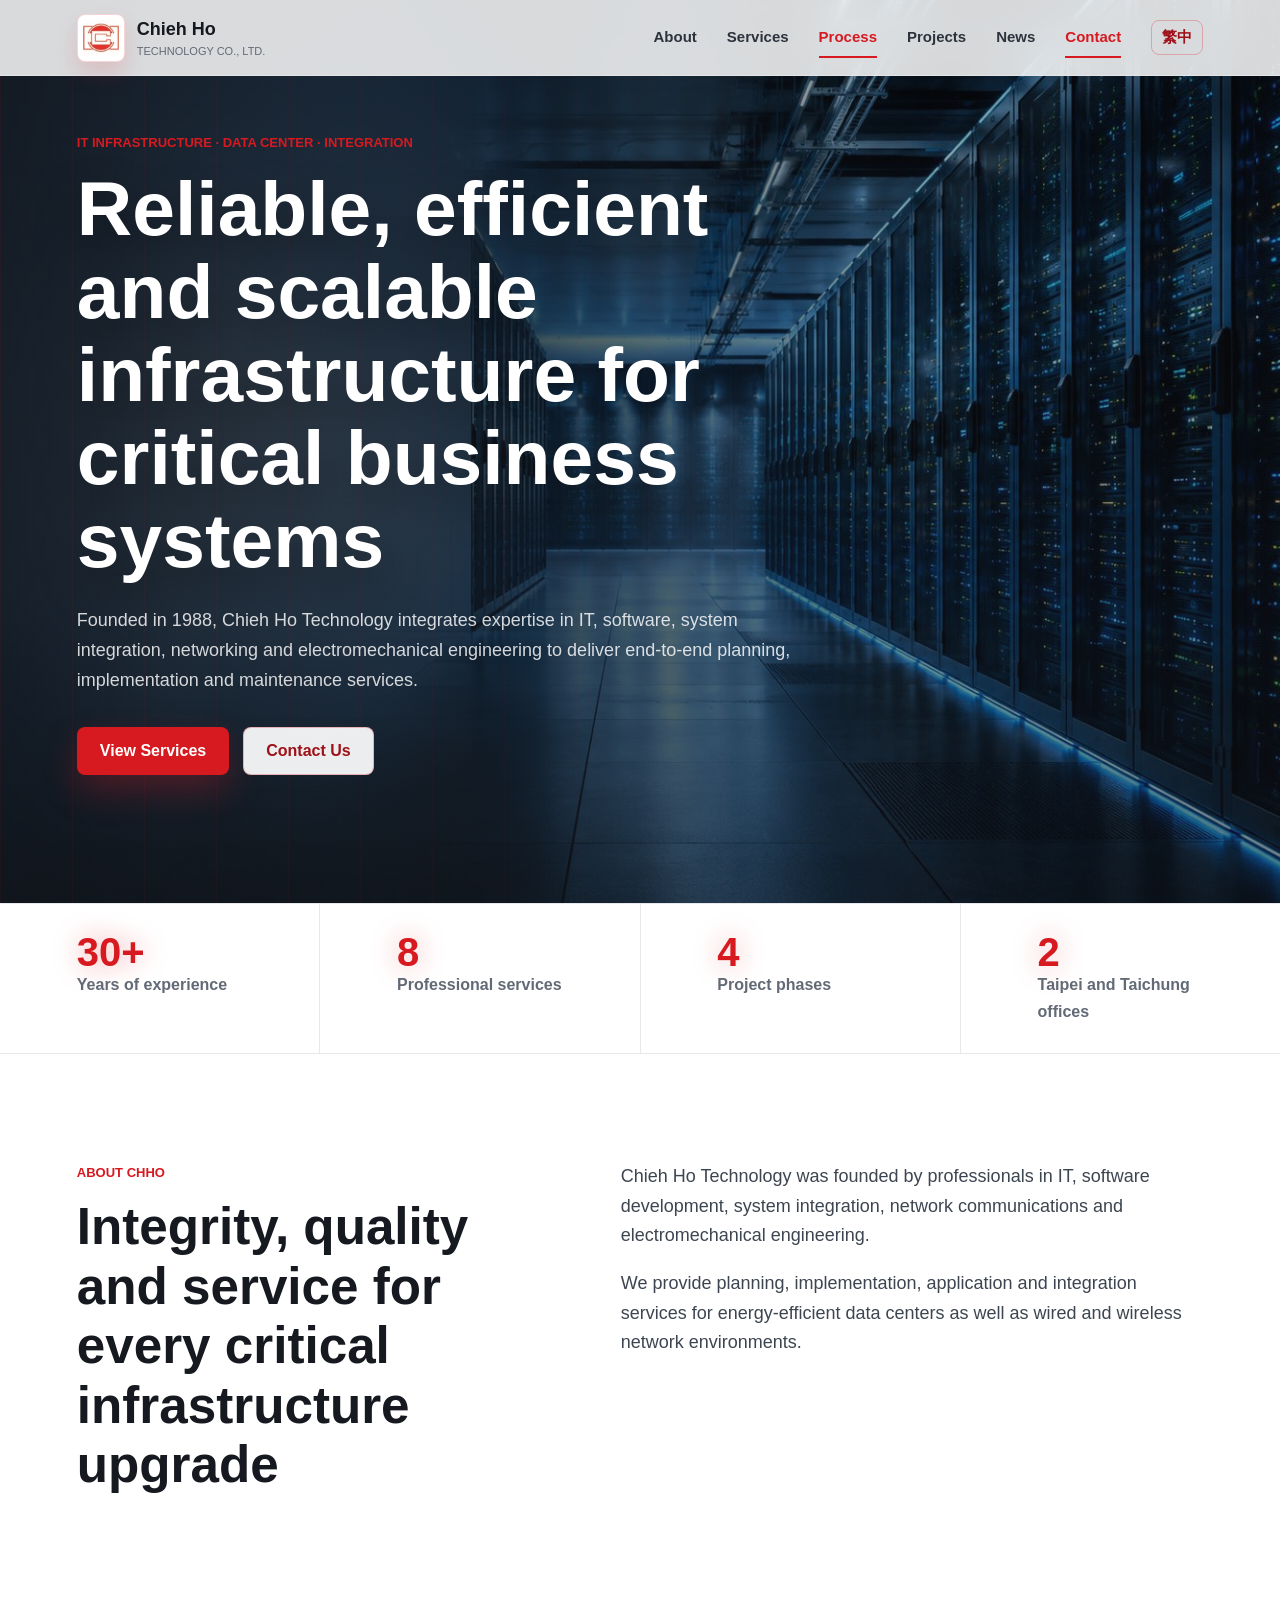
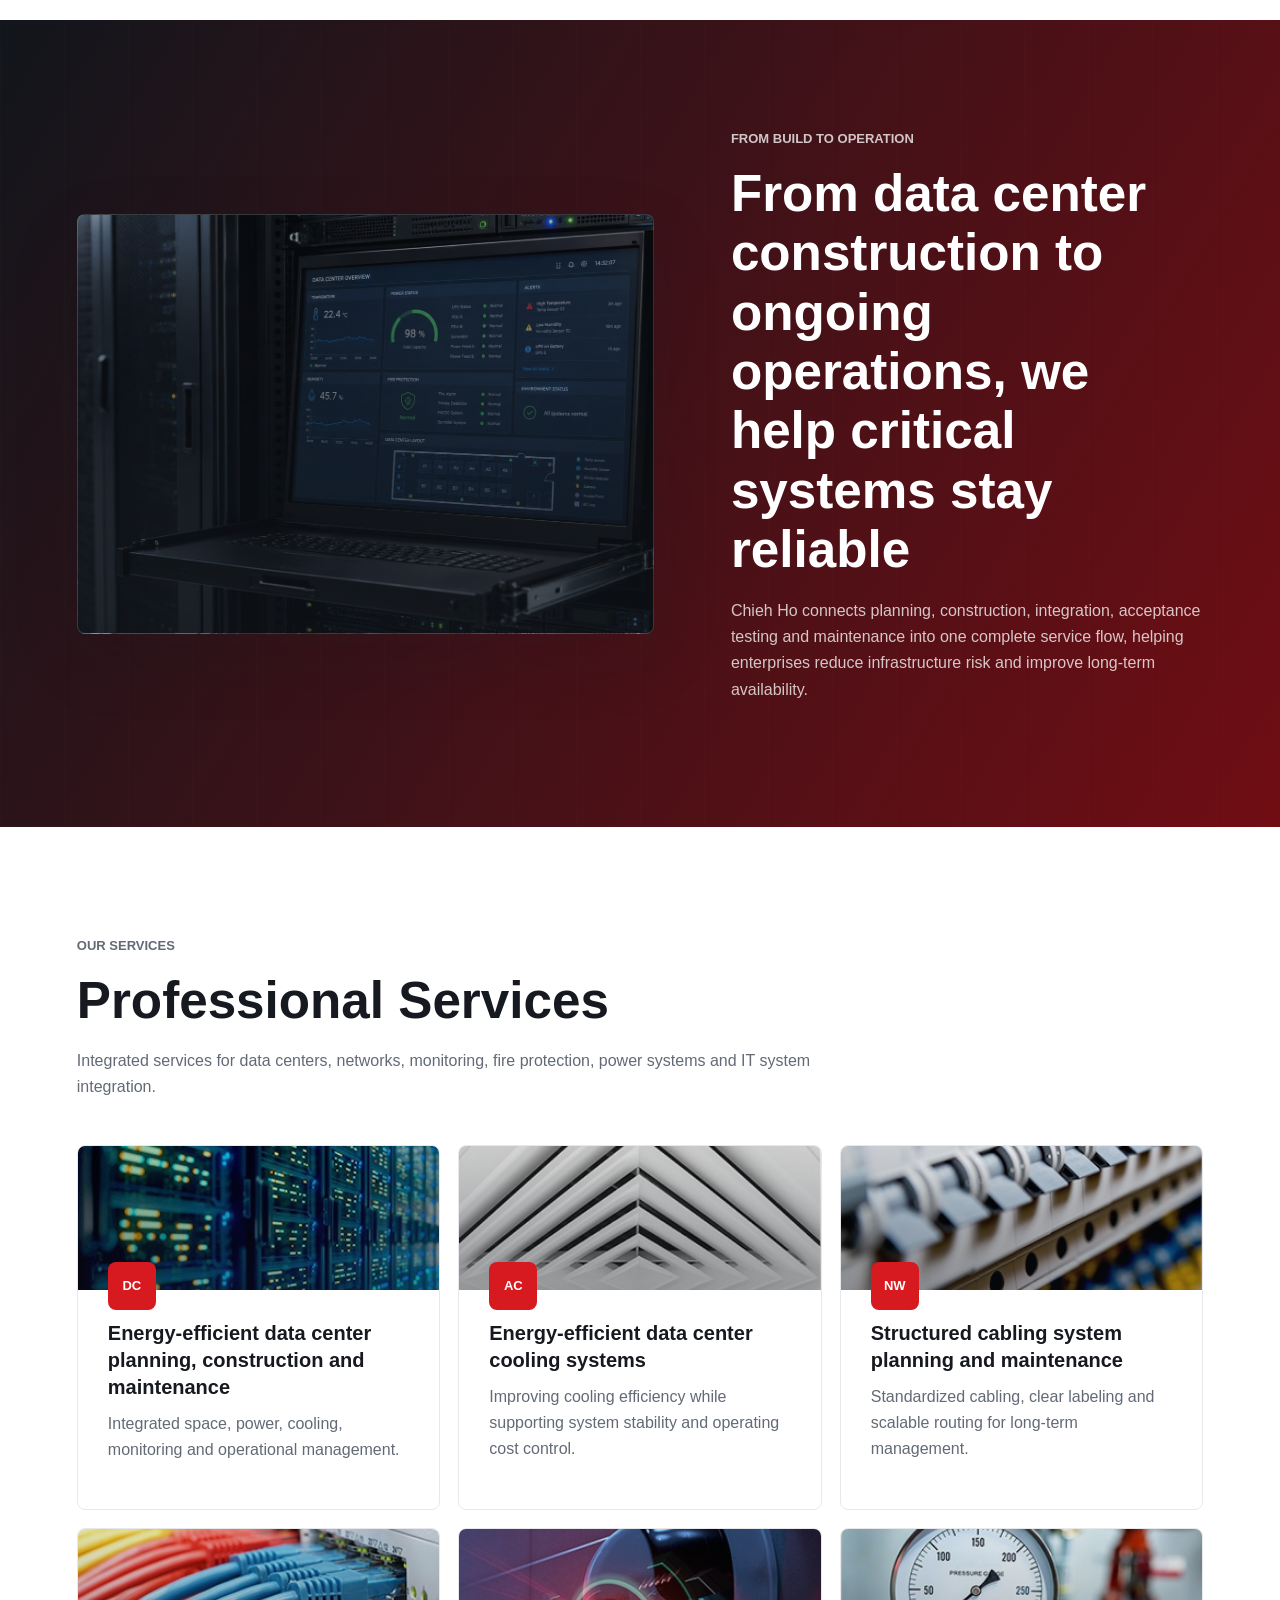
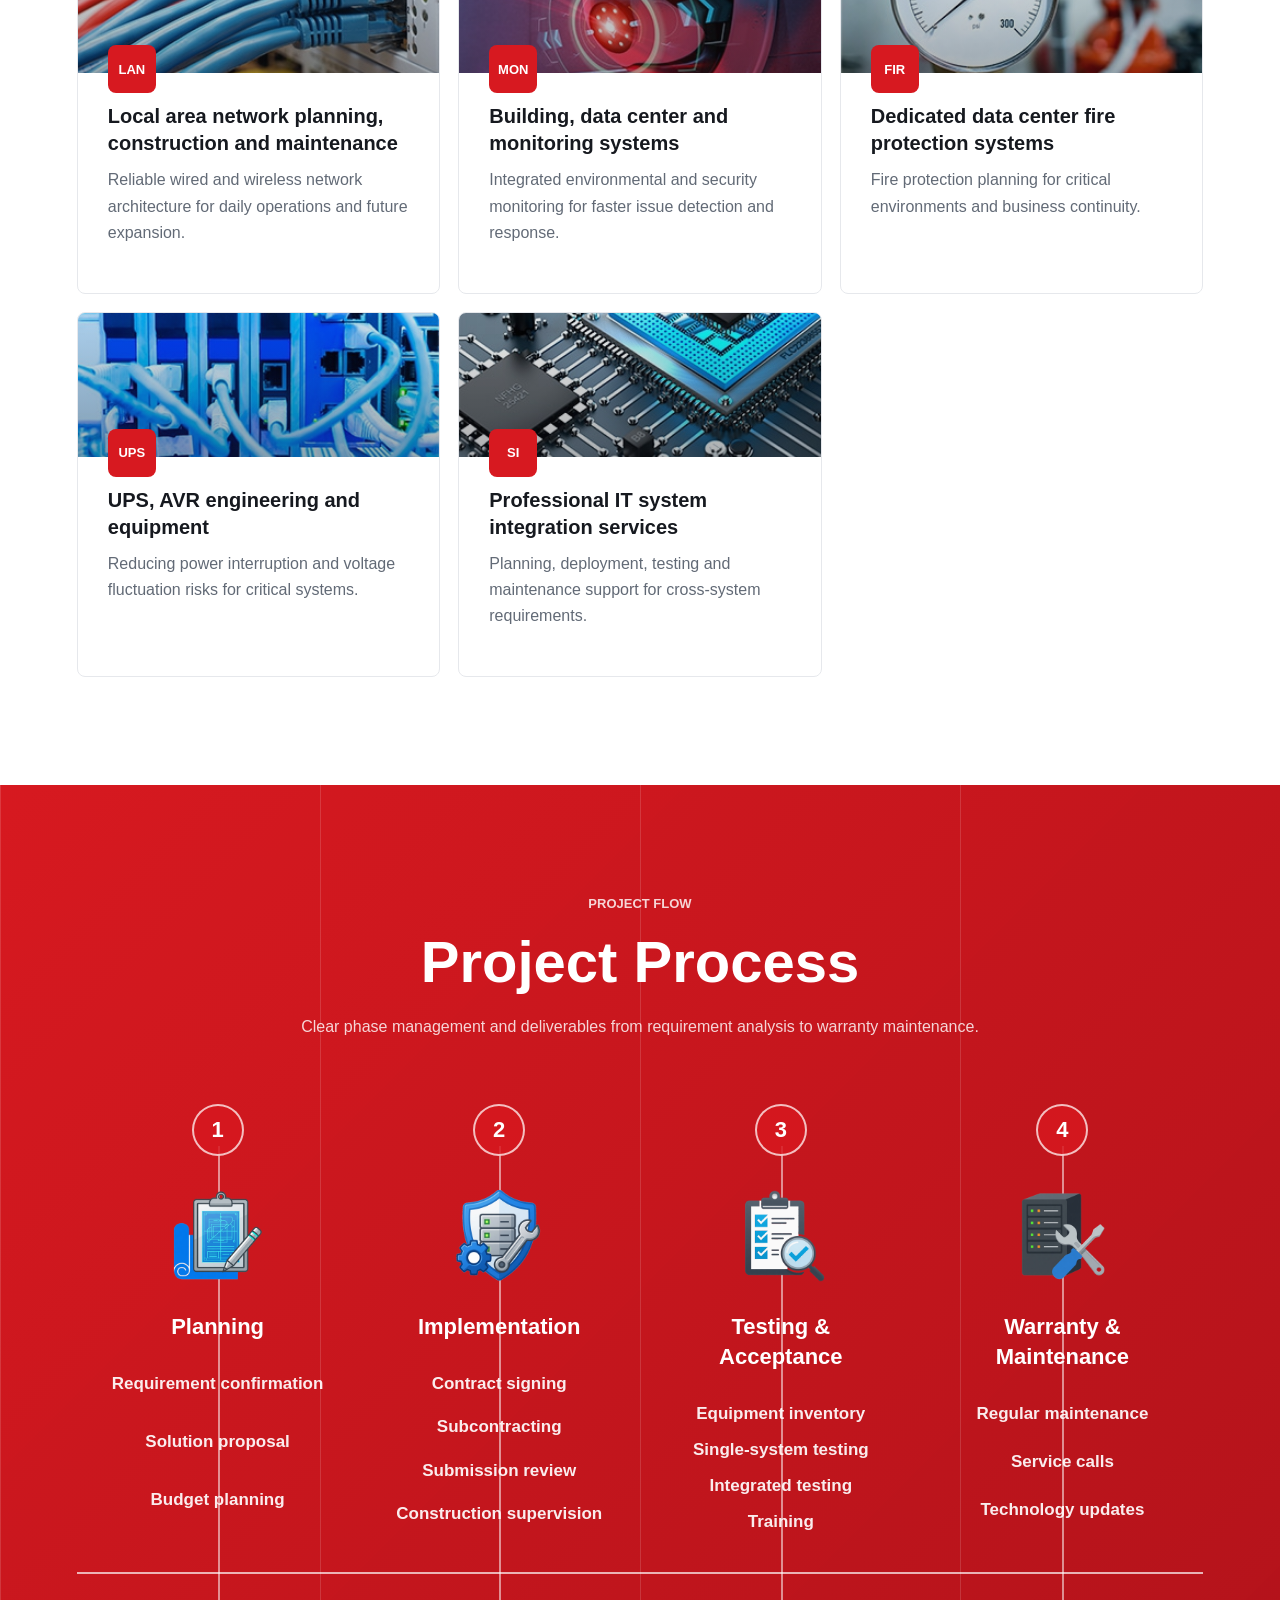
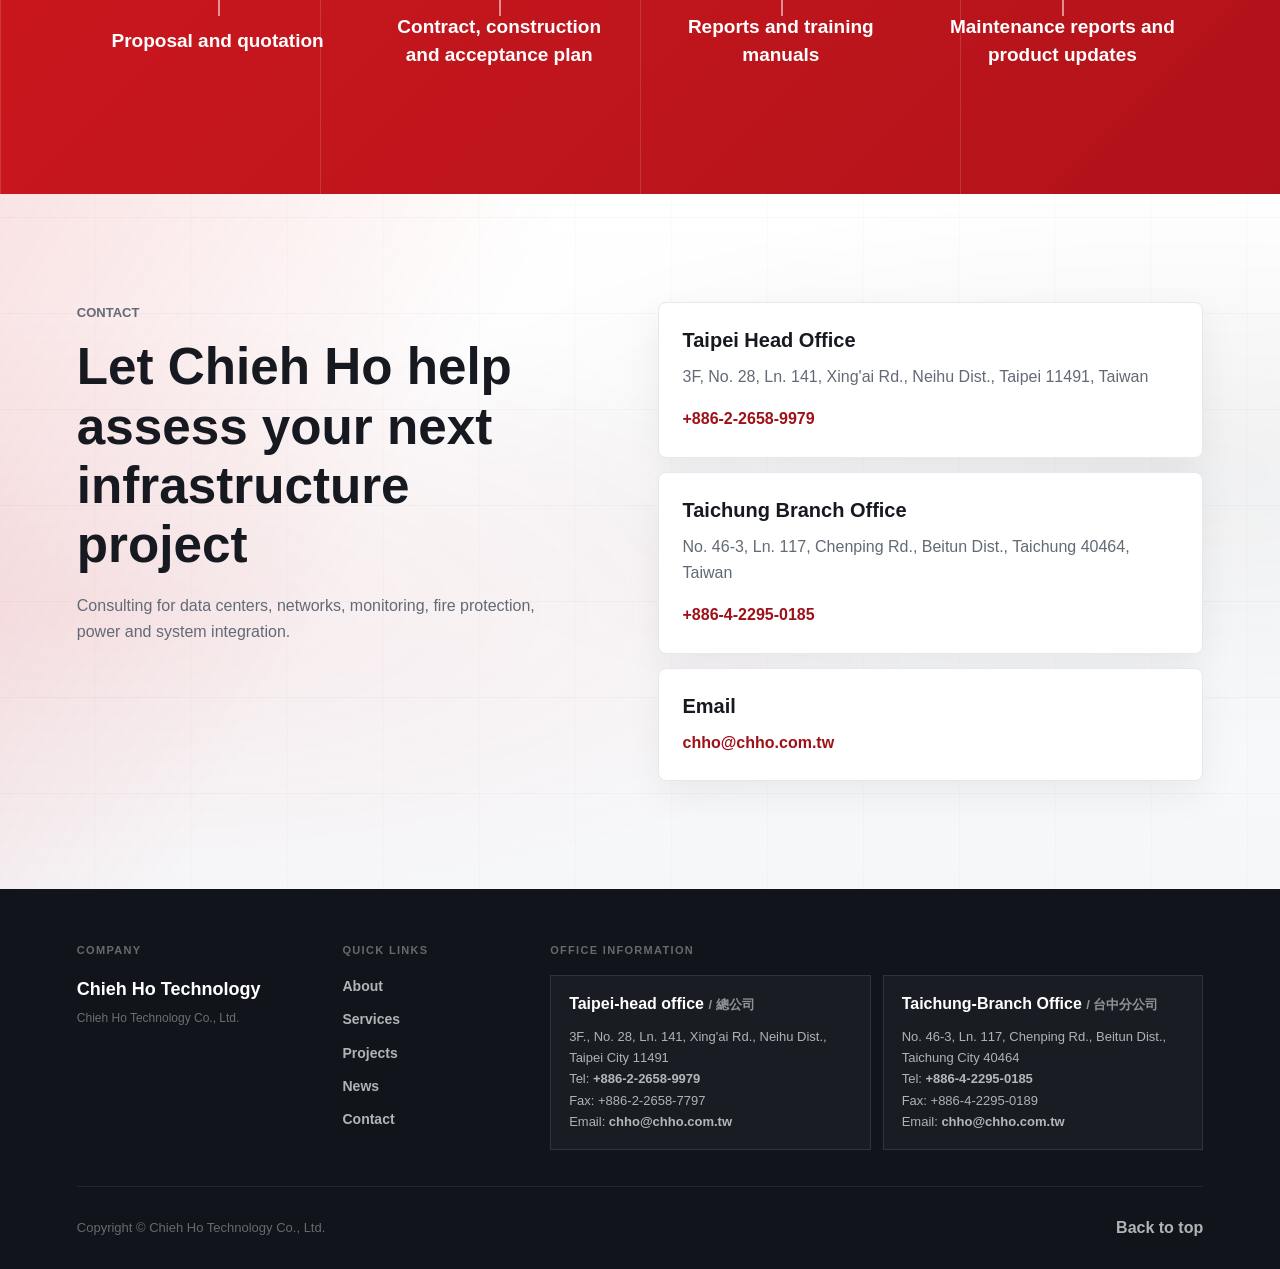
<file: en/index.html>
<!doctype html>
<html lang="en">
  <head>
    <meta charset="utf-8">
    <meta name="viewport" content="width=device-width, initial-scale=1">
    <title>Chieh Ho Technology | Data Center &amp; System Integration</title>
    <meta name="description" content="Chieh Ho Technology provides data center construction, structured cabling, network integration, monitoring, fire protection, UPS and IT system integration.">
    <!-- SEO: managed -->
    <link rel="canonical" href="https://www.chho.com.tw/en/">
    <link rel="alternate" hreflang="zh-Hant" href="https://www.chho.com.tw/">
    <link rel="alternate" hreflang="en" href="https://www.chho.com.tw/en/">
    <link rel="alternate" hreflang="x-default" href="https://www.chho.com.tw/">
    <meta property="og:type" content="website">
    <meta property="og:site_name" content="Chieh Ho Technology Co., Ltd.">
    <meta property="og:locale" content="en_US">
    <meta property="og:locale:alternate" content="zh_TW">
    <meta property="og:title" content="Chieh Ho Technology | Data Center &amp; System Integration">
    <meta property="og:description" content="Chieh Ho Technology provides data center construction, structured cabling, network integration, monitoring, fire protection, UPS and IT system integration.">
    <meta property="og:url" content="https://www.chho.com.tw/en/">
    <meta property="og:image" content="https://www.chho.com.tw/assets/5.png">
    <meta name="twitter:card" content="summary_large_image">
    <meta name="twitter:title" content="Chieh Ho Technology | Data Center &amp; System Integration">
    <meta name="twitter:description" content="Chieh Ho Technology provides data center construction, structured cabling, network integration, monitoring, fire protection, UPS and IT system integration.">
    <meta name="twitter:image" content="https://www.chho.com.tw/assets/5.png">
    <!-- /SEO: managed -->
    <link rel="icon" href="../assets/logo.jpg" type="image/jpeg">
    <link rel="stylesheet" href="../styles.css">
  
    <!-- Structured data: managed -->
    <script type="application/ld+json">{"@context":"https://schema.org","@type":"Organization","name":"捷合科技股份有限公司","alternateName":"Chieh Ho Technology Co., Ltd.","url":"https://www.chho.com.tw/","logo":"https://www.chho.com.tw/assets/logo.jpg","email":"chho@chho.com.tw","telephone":"+886-2-2658-9979","address":{"@type":"PostalAddress","postalCode":"11491","addressRegion":"台北市","addressLocality":"內湖區","streetAddress":"行愛路141巷28號3樓","addressCountry":"TW"},"department":[{"@type":"LocalBusiness","name":"捷合科技台北總公司","telephone":"+886-2-2658-9979","faxNumber":"+886-2-2658-7797","email":"chho@chho.com.tw","address":{"@type":"PostalAddress","postalCode":"11491","addressRegion":"台北市","addressLocality":"內湖區","streetAddress":"行愛路141巷28號3樓","addressCountry":"TW"}},{"@type":"LocalBusiness","name":"捷合科技台中分公司","telephone":"+886-4-2295-0185","faxNumber":"+886-4-2295-0189","email":"chho@chho.com.tw","address":{"@type":"PostalAddress","postalCode":"40464","addressRegion":"台中市","addressLocality":"北屯區","streetAddress":"陳平路117巷46-3號","addressCountry":"TW"}}],"knowsAbout":["節能機房建置","結構化配線","網路整合","監控系統","消防系統","UPS 不斷電系統","資訊系統整合"]}</script>
    <!-- /Structured data: managed -->
  </head>
  <body>
    <a class="skip-link" href="#main">Skip to main content</a>
    <header class="site-header" data-header>
      <a class="brand" href="index.html#top" aria-label="Chieh Ho Technology home">
        <img class="brand-logo" src="../assets/logo.jpg" alt="Chieh Ho Technology">
        <span><strong>Chieh Ho</strong><small>Technology Co., Ltd.</small></span>
      </a>
      <button class="nav-toggle" type="button" aria-expanded="false" aria-label="Open menu" data-nav-toggle><span></span><span></span></button>
      <nav class="site-nav" data-nav>
        <a href="about.html">About</a>
        <a href="service.html">Services</a>
        <a href="index.html#process">Process</a>
        <a href="case.html">Projects</a>
        <a href="news.html">News</a>
        <a href="index.html#contact">Contact</a>
        <a class="lang-link" href="../index.html">繁中</a>
      </nav>
    </header>

    <main id="main">
      <section class="hero hero-full">
        <div class="hero-copy reveal">
          <p class="eyebrow">IT Infrastructure · Data Center · Integration</p>
          <h1>Reliable, efficient and scalable infrastructure for critical business systems</h1>
          <p class="hero-lede">Founded in 1988, Chieh Ho Technology integrates expertise in IT, software, system integration, networking and electromechanical engineering to deliver end-to-end planning, implementation and maintenance services.</p>
          <div class="hero-actions">
            <a class="button primary" href="service.html">View Services</a>
            <a class="button secondary" href="#contact">Contact Us</a>
          </div>
        </div>
      </section>

      <section class="metrics" aria-label="Company highlights">
        <div><strong>30+</strong><span>Years of experience</span></div>
        <div><strong>8</strong><span>Professional services</span></div>
        <div><strong>4</strong><span>Project phases</span></div>
        <div><strong>2</strong><span>Taipei and Taichung offices</span></div>
      </section>

      <section class="section section-grid" id="about">
        <div class="section-intro reveal">
          <p class="eyebrow">About CHHO</p>
          <h2>Integrity, quality and service for every critical infrastructure upgrade</h2>
        </div>
        <div class="about-copy reveal">
          <p>Chieh Ho Technology was founded by professionals in IT, software development, system integration, network communications and electromechanical engineering.</p>
          <p>We provide planning, implementation, application and integration services for energy-efficient data centers as well as wired and wireless network environments.</p>
        </div>
      </section>

      <section class="tech-story">
        <div class="tech-story-media reveal"><div class="operations-wall"></div></div>
        <div class="tech-story-copy reveal">
          <p class="eyebrow">From Build To Operation</p>
          <h2>From data center construction to ongoing operations, we help critical systems stay reliable</h2>
          <p>Chieh Ho connects planning, construction, integration, acceptance testing and maintenance into one complete service flow, helping enterprises reduce infrastructure risk and improve long-term availability.</p>
        </div>
      </section>

      <section class="section" id="services">
        <div class="section-heading reveal">
          <p class="eyebrow">Our Services</p>
          <h2>Professional Services</h2>
          <p>Integrated services for data centers, networks, monitoring, fire protection, power systems and IT system integration.</p>
        </div>
        <div class="service-grid">
          <article class="service-card media-service-card reveal"><img src="../assets/service-datacenter.jpg" alt="Energy-efficient data center planning" loading="lazy"><div class="service-icon">DC</div><h3>Energy-efficient data center planning, construction and maintenance</h3><p>Integrated space, power, cooling, monitoring and operational management.</p></article>
          <article class="service-card media-service-card reveal"><img src="../assets/service-cooling.jpg" alt="Data center cooling" loading="lazy"><div class="service-icon">AC</div><h3>Energy-efficient data center cooling systems</h3><p>Improving cooling efficiency while supporting system stability and operating cost control.</p></article>
          <article class="service-card media-service-card reveal"><img src="../assets/service-cabling.jpg" alt="Structured cabling" loading="lazy"><div class="service-icon">NW</div><h3>Structured cabling system planning and maintenance</h3><p>Standardized cabling, clear labeling and scalable routing for long-term management.</p></article>
          <article class="service-card media-service-card reveal"><img src="../assets/service-lan.jpg" alt="Local area network" loading="lazy"><div class="service-icon">LAN</div><h3>Local area network planning, construction and maintenance</h3><p>Reliable wired and wireless network architecture for daily operations and future expansion.</p></article>
          <article class="service-card media-service-card reveal"><img src="../assets/service-monitoring.jpg" alt="Building and data center monitoring" loading="lazy"><div class="service-icon">MON</div><h3>Building, data center and monitoring systems</h3><p>Integrated environmental and security monitoring for faster issue detection and response.</p></article>
          <article class="service-card media-service-card reveal"><img src="../assets/service-fire.jpg" alt="Data center fire protection" loading="lazy"><div class="service-icon">FIR</div><h3>Dedicated data center fire protection systems</h3><p>Fire protection planning for critical environments and business continuity.</p></article>
          <article class="service-card media-service-card reveal"><img src="../assets/service-ups.jpg" alt="UPS and AVR systems" loading="lazy"><div class="service-icon">UPS</div><h3>UPS, AVR engineering and equipment</h3><p>Reducing power interruption and voltage fluctuation risks for critical systems.</p></article>
          <article class="service-card media-service-card reveal"><img src="../assets/service-system-integration.jpg" alt="System integration" loading="lazy"><div class="service-icon">SI</div><h3>Professional IT system integration services</h3><p>Planning, deployment, testing and maintenance support for cross-system requirements.</p></article>
        </div>
      </section>

      <section class="section process-section" id="process">
        <div class="process-heading reveal">
          <p class="eyebrow">Project Flow</p>
          <h2>Project Process</h2>
          <p>Clear phase management and deliverables from requirement analysis to warranty maintenance.</p>
        </div>
        <div class="process-flow reveal">
          <article class="process-step"><span class="step-number">1</span><div class="step-icon" aria-hidden="true"><img src="../assets/process-planning-small.png" alt="" loading="lazy" decoding="async"></div><h3>Planning</h3><ul><li>Requirement confirmation</li><li>Solution proposal</li><li>Budget planning</li></ul><strong>Proposal and quotation</strong></article>
          <article class="process-step"><span class="step-number">2</span><div class="step-icon" aria-hidden="true"><img src="../assets/process-execution-small.png" alt="" loading="lazy" decoding="async"></div><h3>Implementation</h3><ul><li>Contract signing</li><li>Subcontracting</li><li>Submission review</li><li>Construction supervision</li></ul><strong>Contract, construction and acceptance plan</strong></article>
          <article class="process-step"><span class="step-number">3</span><div class="step-icon" aria-hidden="true"><img src="../assets/process-acceptance-small.png" alt="" loading="lazy" decoding="async"></div><h3>Testing & Acceptance</h3><ul><li>Equipment inventory</li><li>Single-system testing</li><li>Integrated testing</li><li>Training</li></ul><strong>Reports and training manuals</strong></article>
          <article class="process-step"><span class="step-number">4</span><div class="step-icon" aria-hidden="true"><img src="../assets/process-maintenance-small.png" alt="" loading="lazy" decoding="async"></div><h3>Warranty & Maintenance</h3><ul><li>Regular maintenance</li><li>Service calls</li><li>Technology updates</li></ul><strong>Maintenance reports and product updates</strong></article>
        </div>
      </section>

      <section class="contact section-band" id="contact">
        <div class="contact-copy reveal">
          <p class="eyebrow">Contact</p>
          <h2>Let Chieh Ho help assess your next infrastructure project</h2>
          <p>Consulting for data centers, networks, monitoring, fire protection, power and system integration.</p>
        </div>
        <div class="contact-panel reveal">
          <article><h3>Taipei Head Office</h3><p>3F, No. 28, Ln. 141, Xing'ai Rd., Neihu Dist., Taipei 11491, Taiwan</p><a href="tel:+886226589979">+886-2-2658-9979</a></article>
          <article><h3>Taichung Branch Office</h3><p>No. 46-3, Ln. 117, Chenping Rd., Beitun Dist., Taichung 40464, Taiwan</p><a href="tel:+886422950185">+886-4-2295-0185</a></article>
          <article><h3>Email</h3><a href="mailto:chho@chho.com.tw">chho@chho.com.tw</a></article>
        </div>
      </section>
    </main>

    <footer class="site-footer">
      <div class="footer-grid footer-grid-expanded">
        <div>
          <span class="footer-label">Company</span>
          <span class="footer-brand-name">Chieh Ho Technology</span>
          <span class="footer-brand-sub">Chieh Ho Technology Co., Ltd.</span>
        </div>
        <nav>
          <span class="footer-label">Quick Links</span>
          <div class="footer-links">
            <a href="about.html">About</a>
            <a href="service.html">Services</a>
            <a href="case.html">Projects</a>
            <a href="news.html">News</a>
            <a href="#contact">Contact</a>
          </div>
        </nav>
        <div class="footer-offices">
          <span class="footer-label">Office Information</span>
          <section class="footer-office-card">
            <h3>Taipei-head office <span>/ 總公司</span></h3>
            <p>3F., No. 28, Ln. 141, Xing'ai Rd., Neihu Dist., Taipei City 11491</p>
            <p>Tel: <a href="tel:+886226589979">+886-2-2658-9979</a></p>
            <p>Fax: +886-2-2658-7797</p>
            <p>Email: <a href="mailto:chho@chho.com.tw">chho@chho.com.tw</a></p>
          </section>
          <section class="footer-office-card">
            <h3>Taichung-Branch Office <span>/ 台中分公司</span></h3>
            <p>No. 46-3, Ln. 117, Chenping Rd., Beitun Dist., Taichung City 40464</p>
            <p>Tel: <a href="tel:+886422950185">+886-4-2295-0185</a></p>
            <p>Fax: +886-4-2295-0189</p>
            <p>Email: <a href="mailto:chho@chho.com.tw">chho@chho.com.tw</a></p>
          </section>
        </div>
      </div>
      <div class="footer-base">
        <p>Copyright © Chieh Ho Technology Co., Ltd.</p>
        <a href="#top">Back to top</a>
      </div>
    </footer>
    <script src="../script.js"></script>
  </body>
</html>
</file>
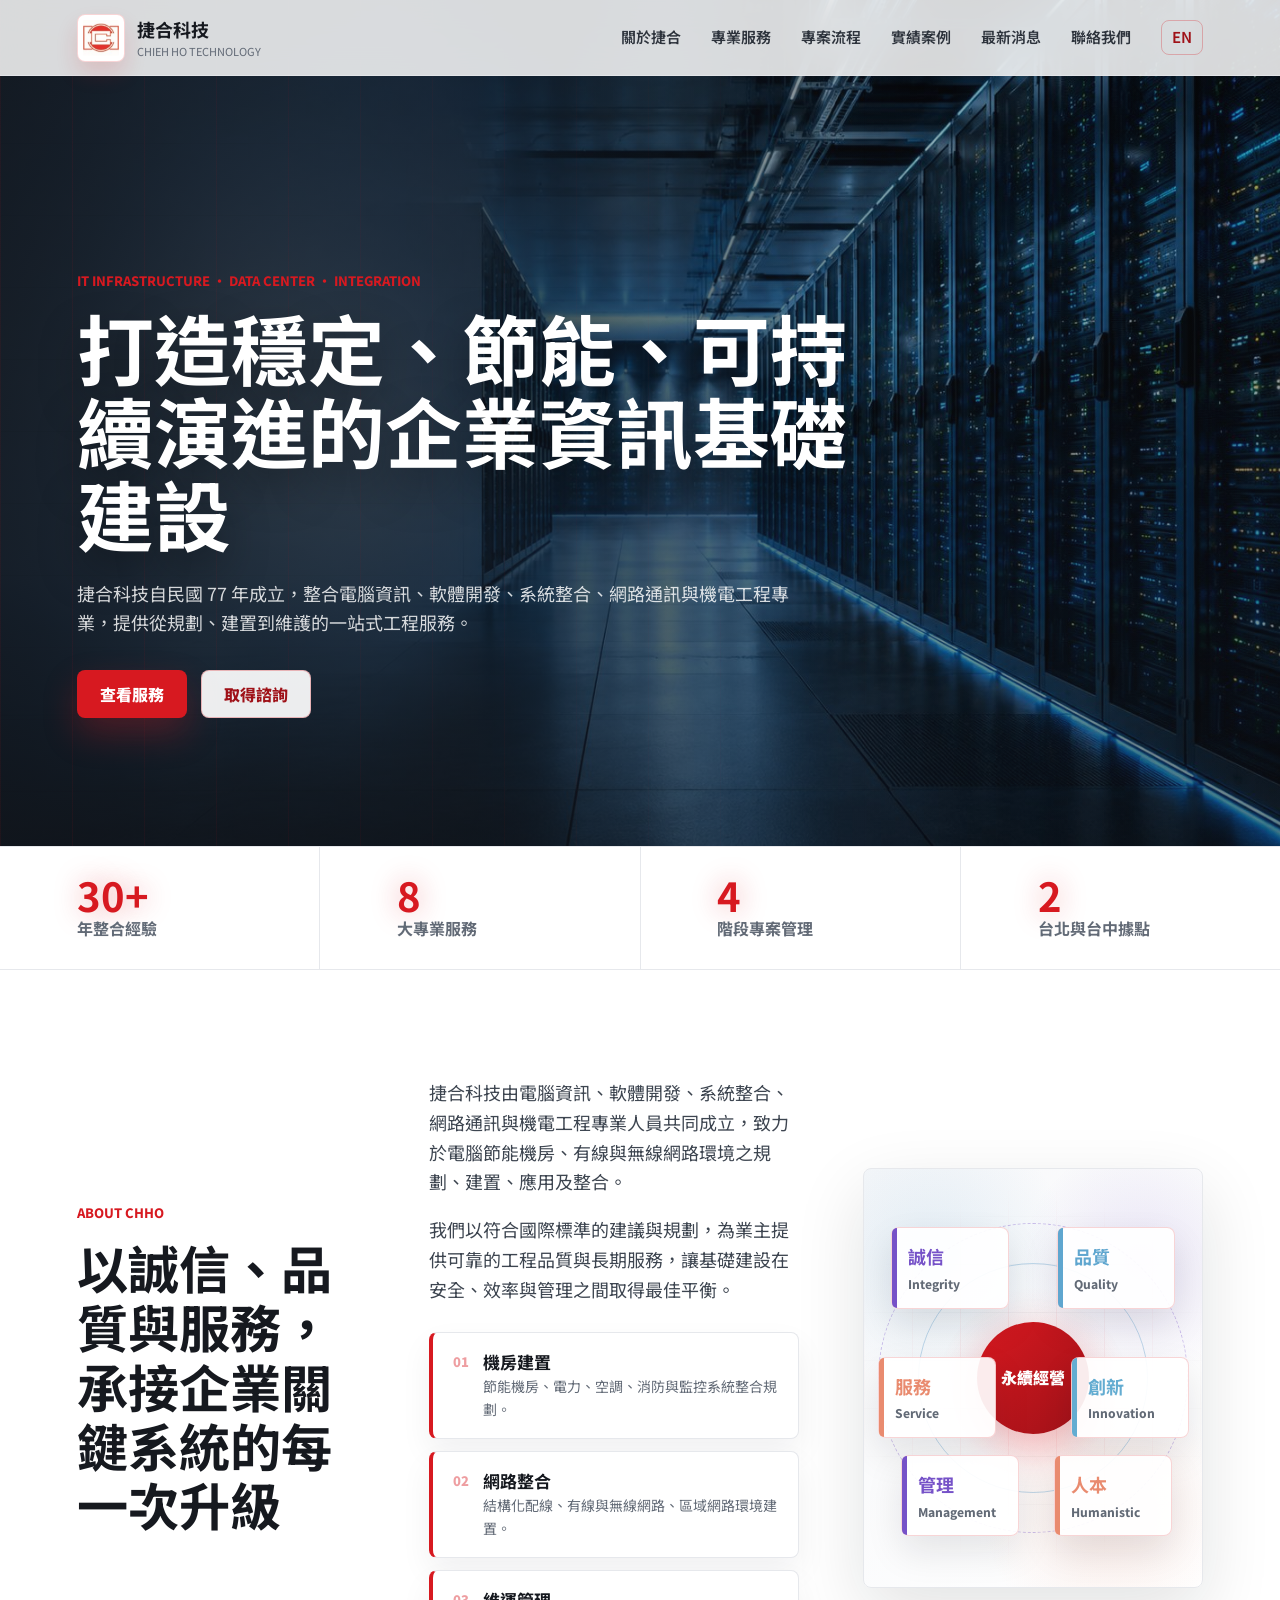
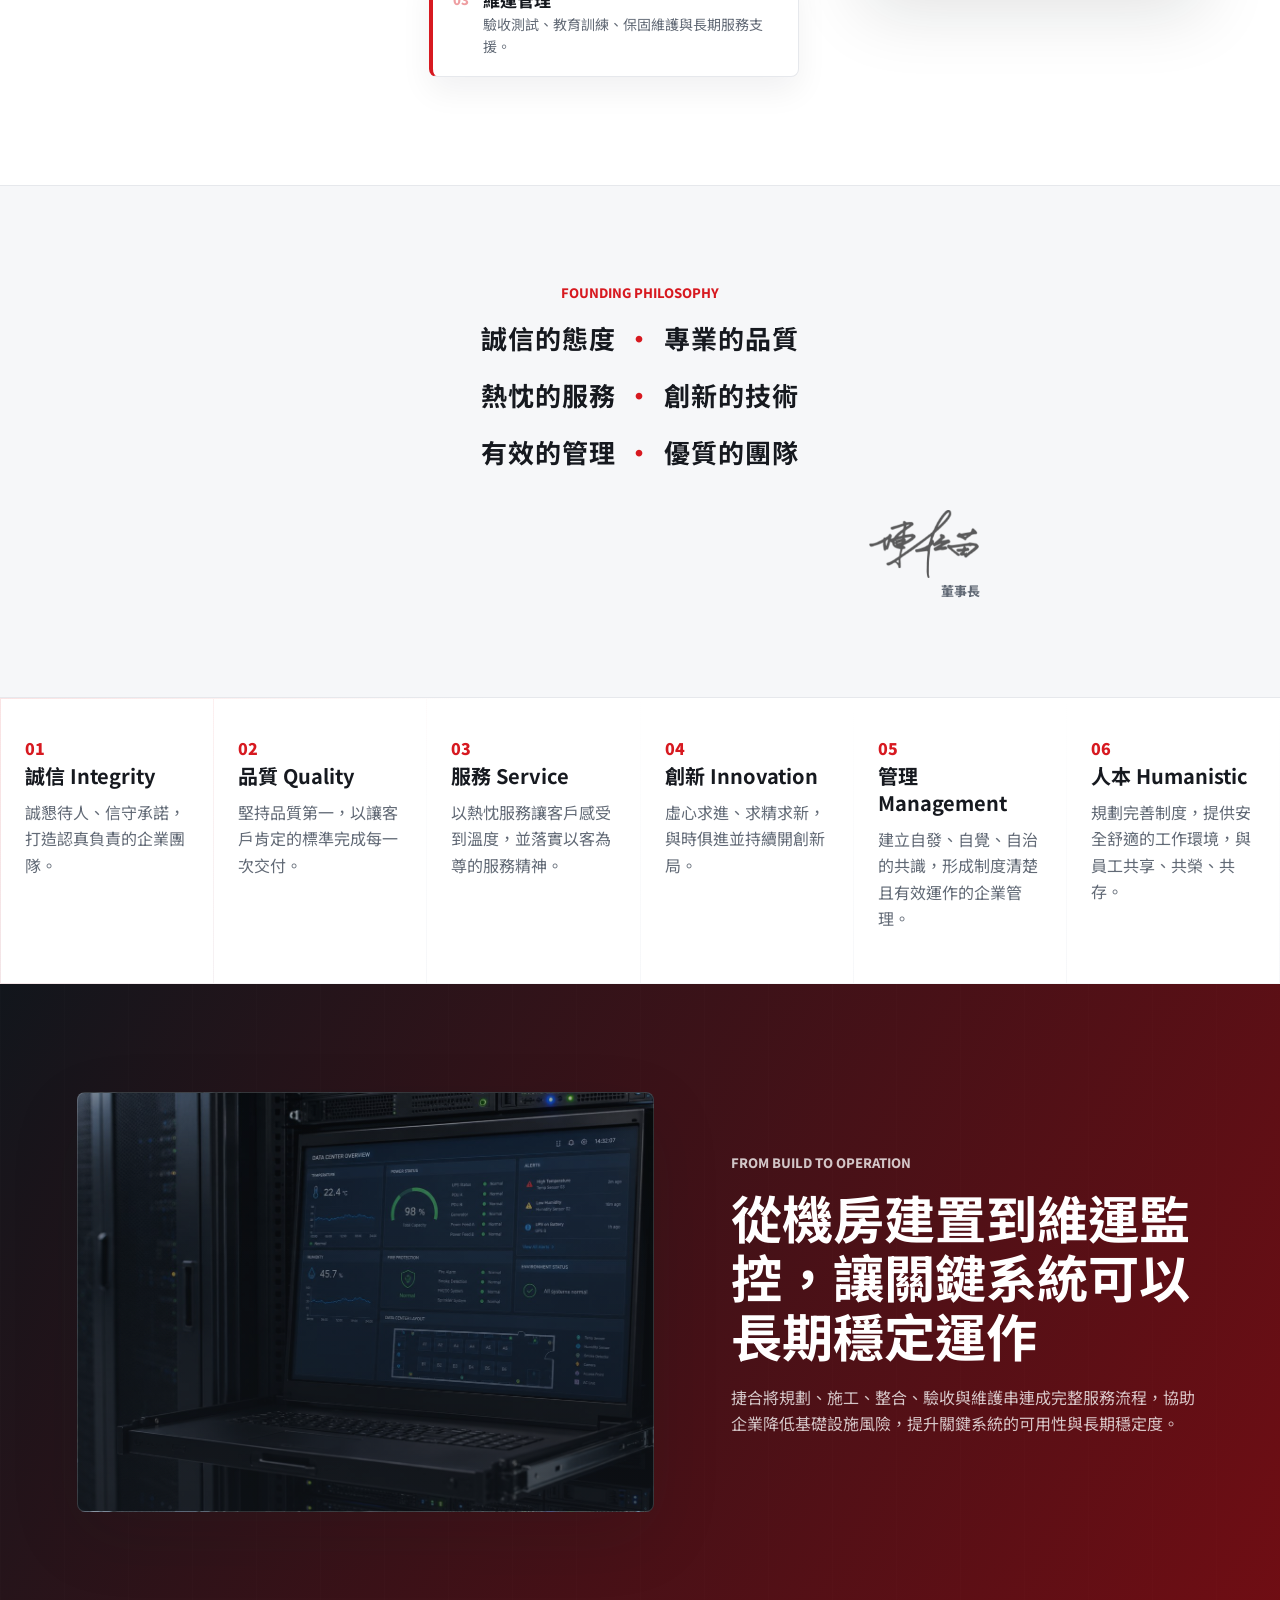
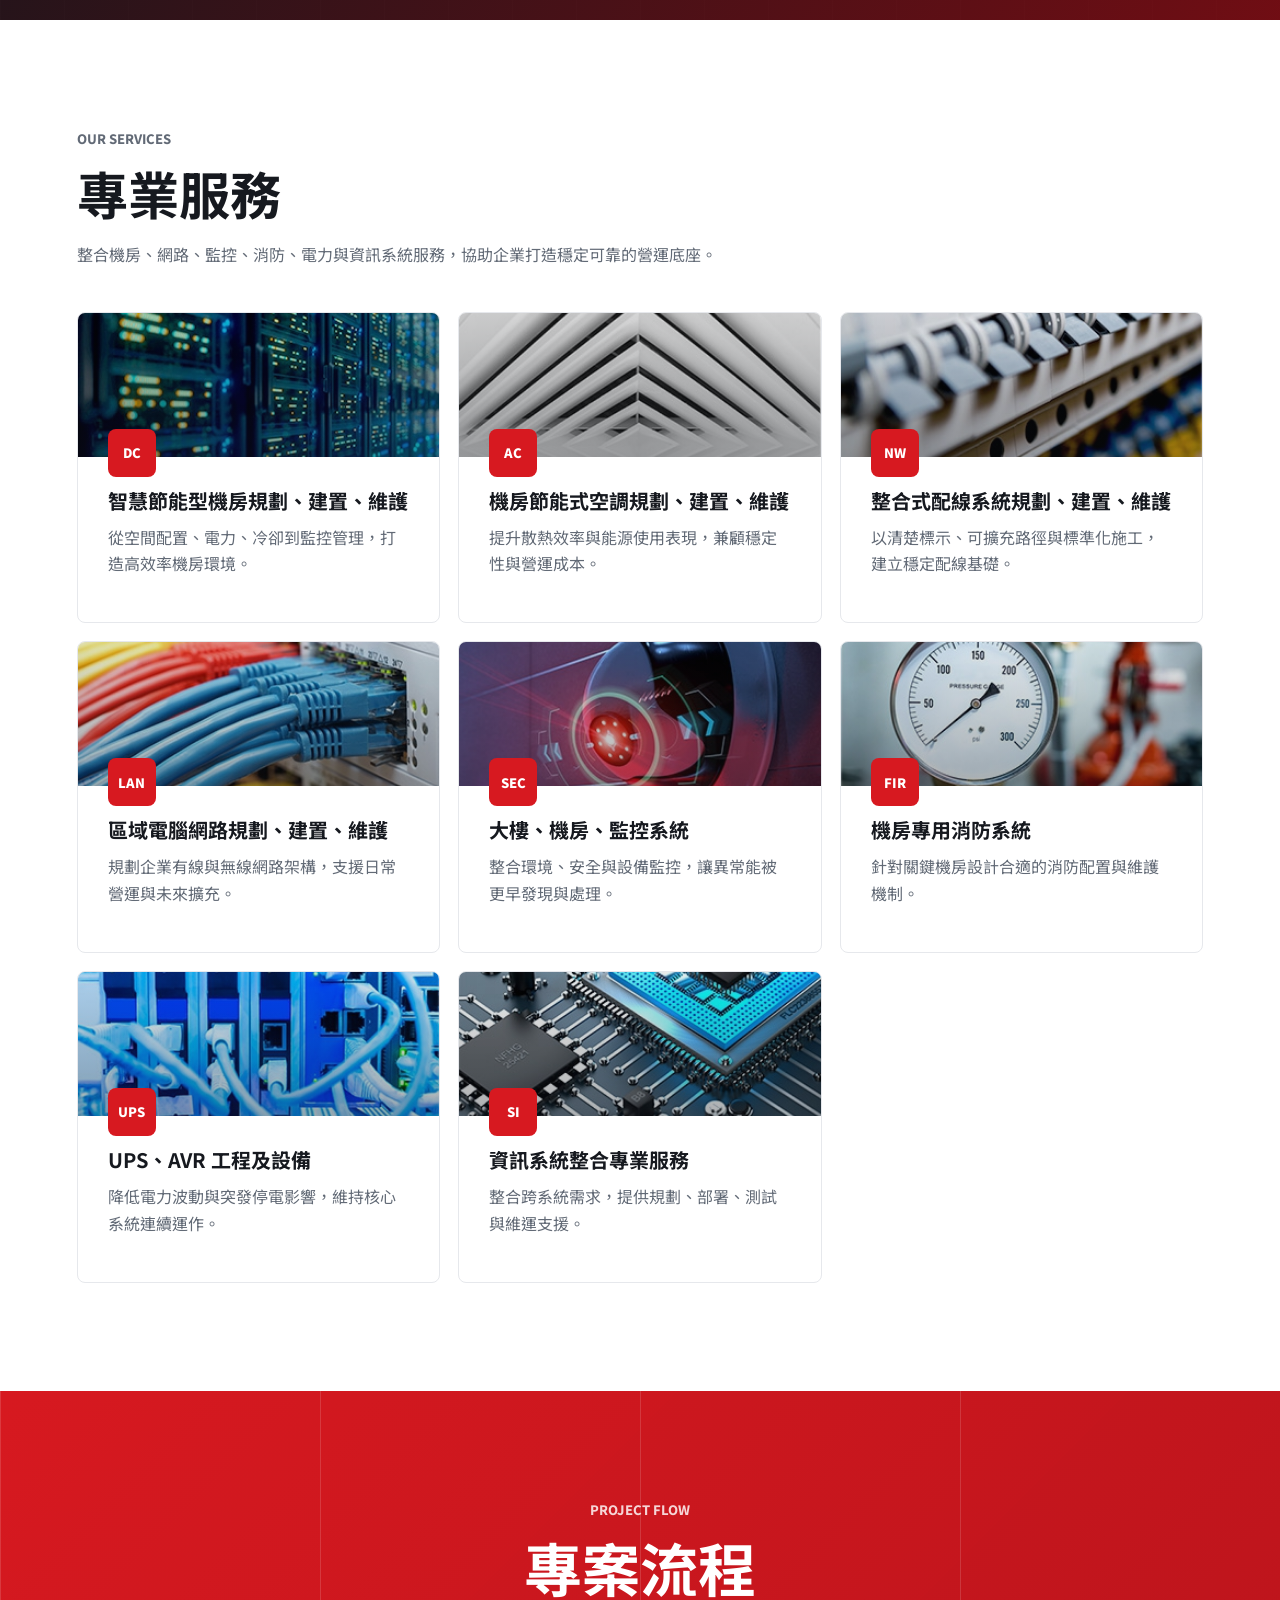
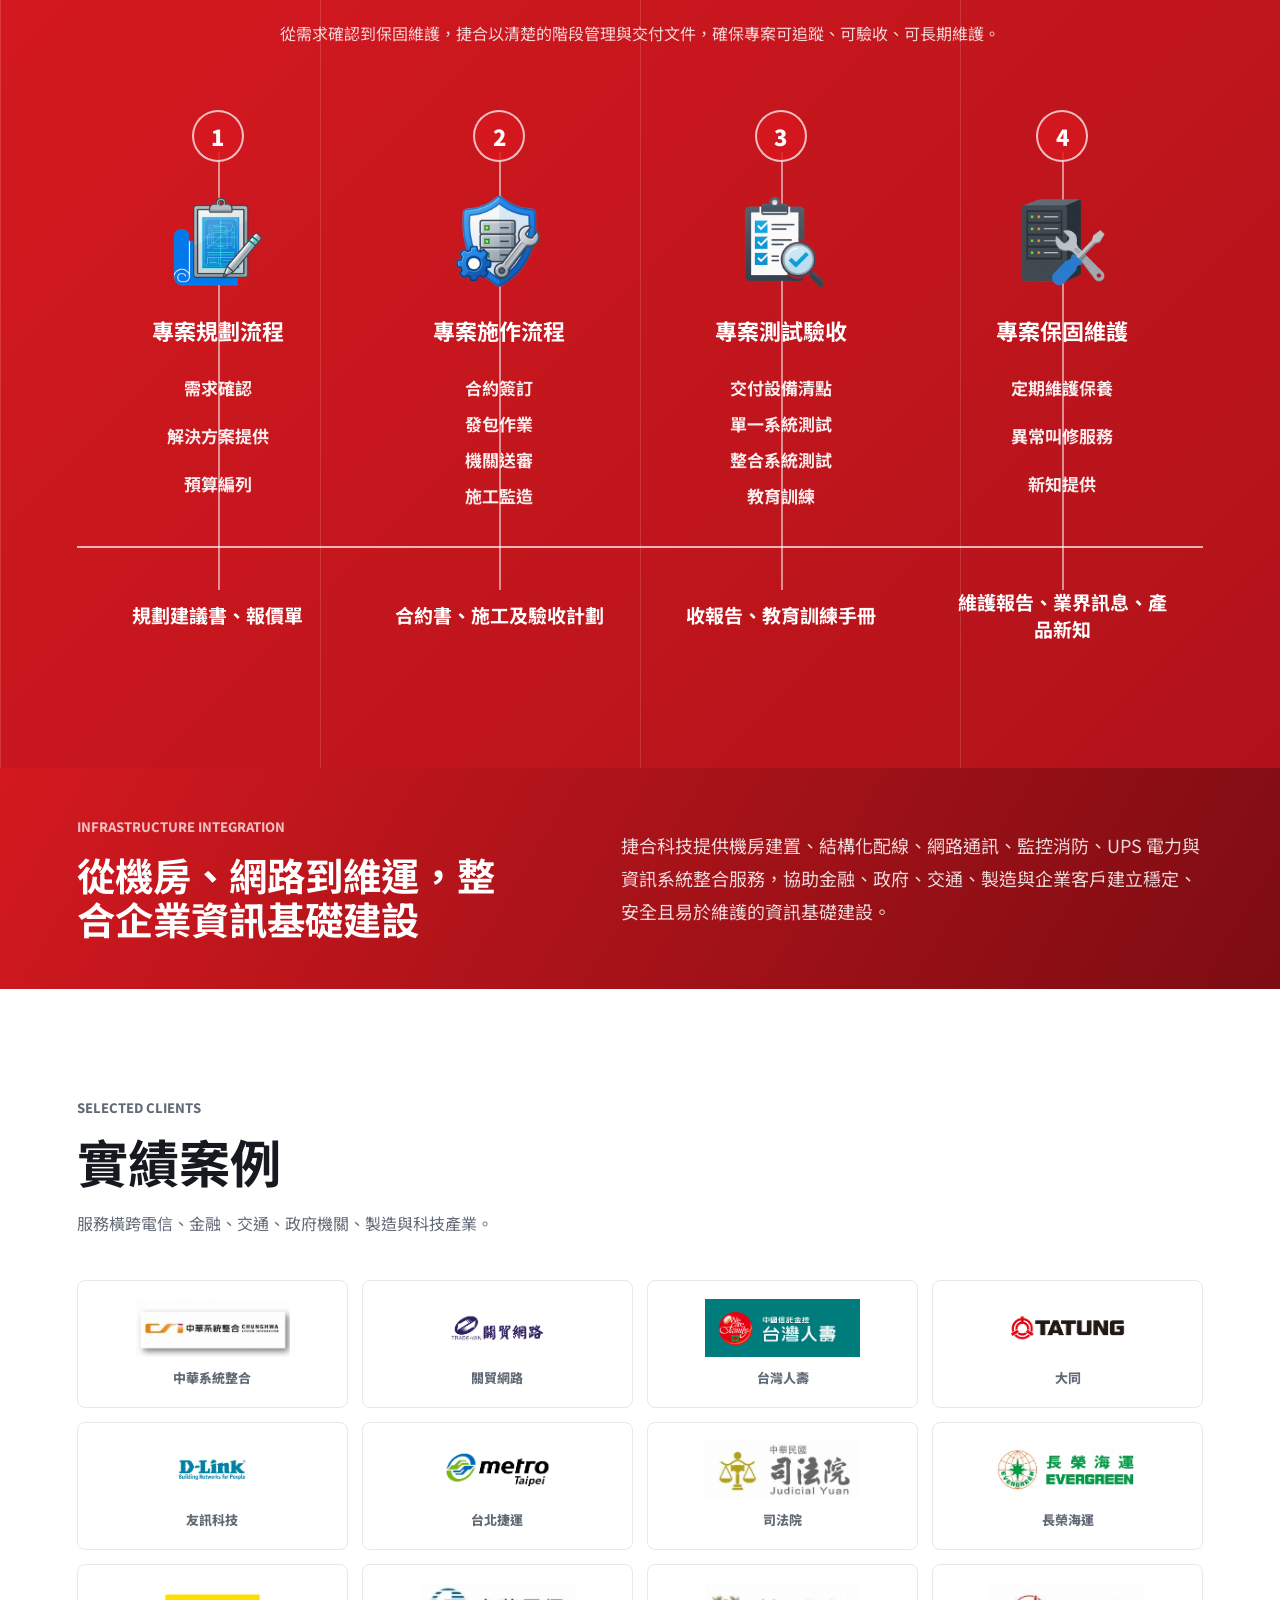
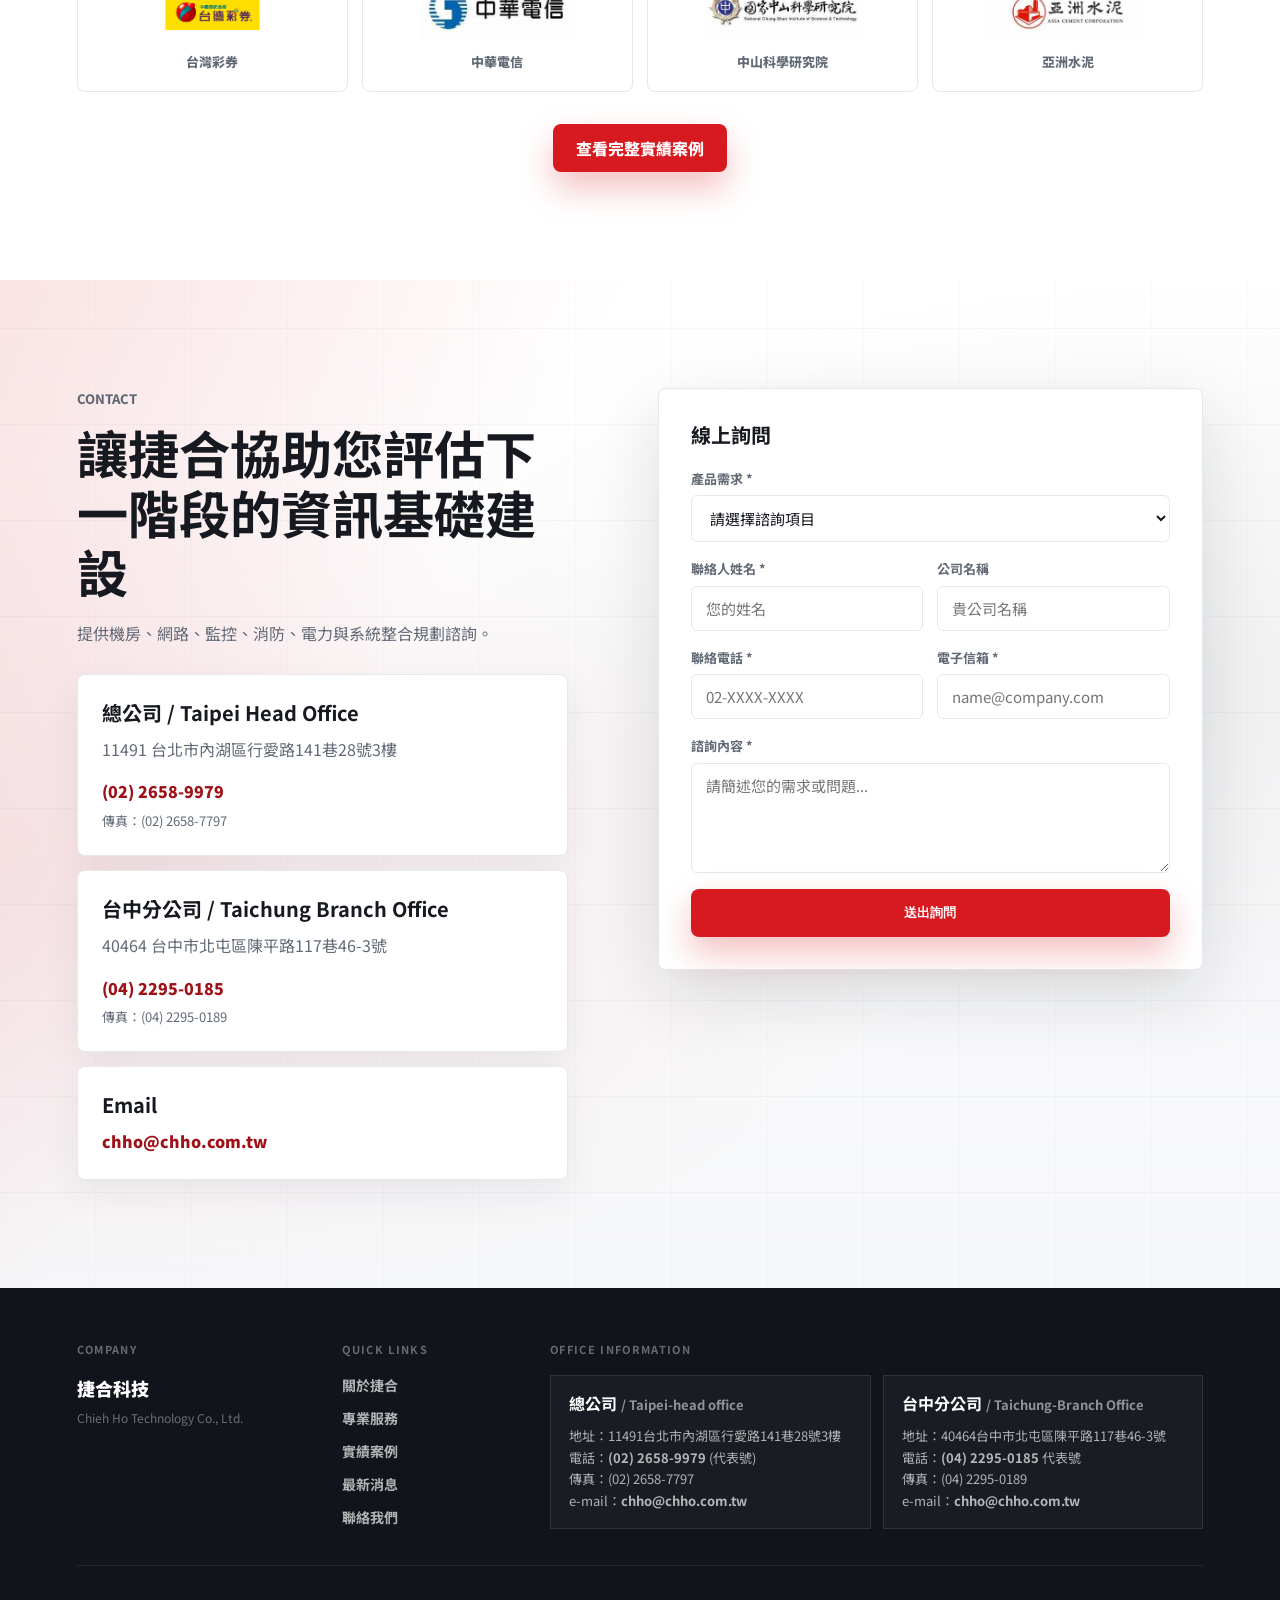
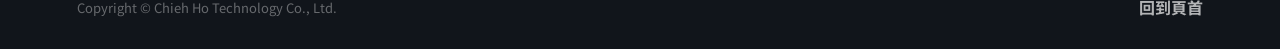
<file: zh-tw/index.html>
<!DOCTYPE html>
<html lang="zh-Hant">
<head>
<meta charset="UTF-8">
<meta http-equiv="refresh" content="0; url=/">
<link rel="canonical" href="https://chho.com.tw/">
<title>捷合科技股份有限公司</title>
<script>location.replace("/");</script>
</head>
<body>
<p>頁面已搬移，請點擊 <a href="/">這裡</a> 前往新網址。</p>
</body>
</html>
</file>
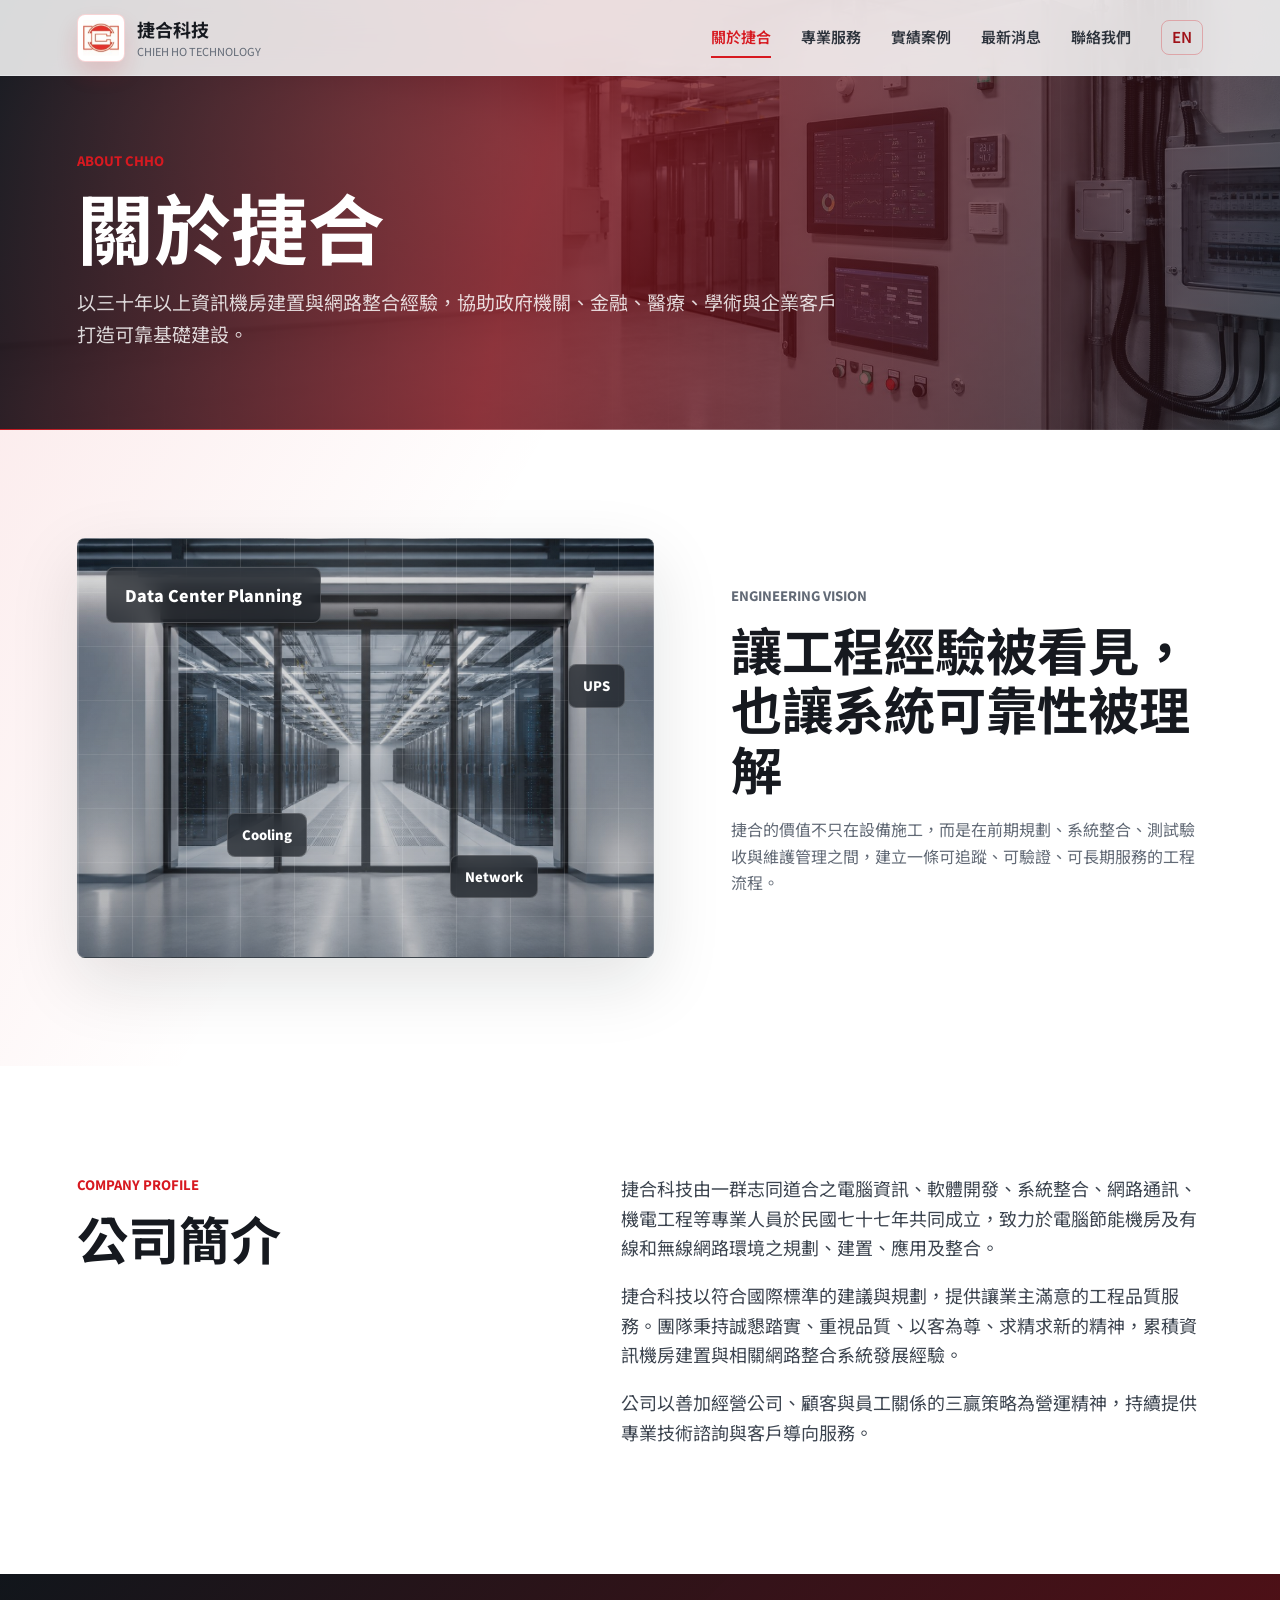
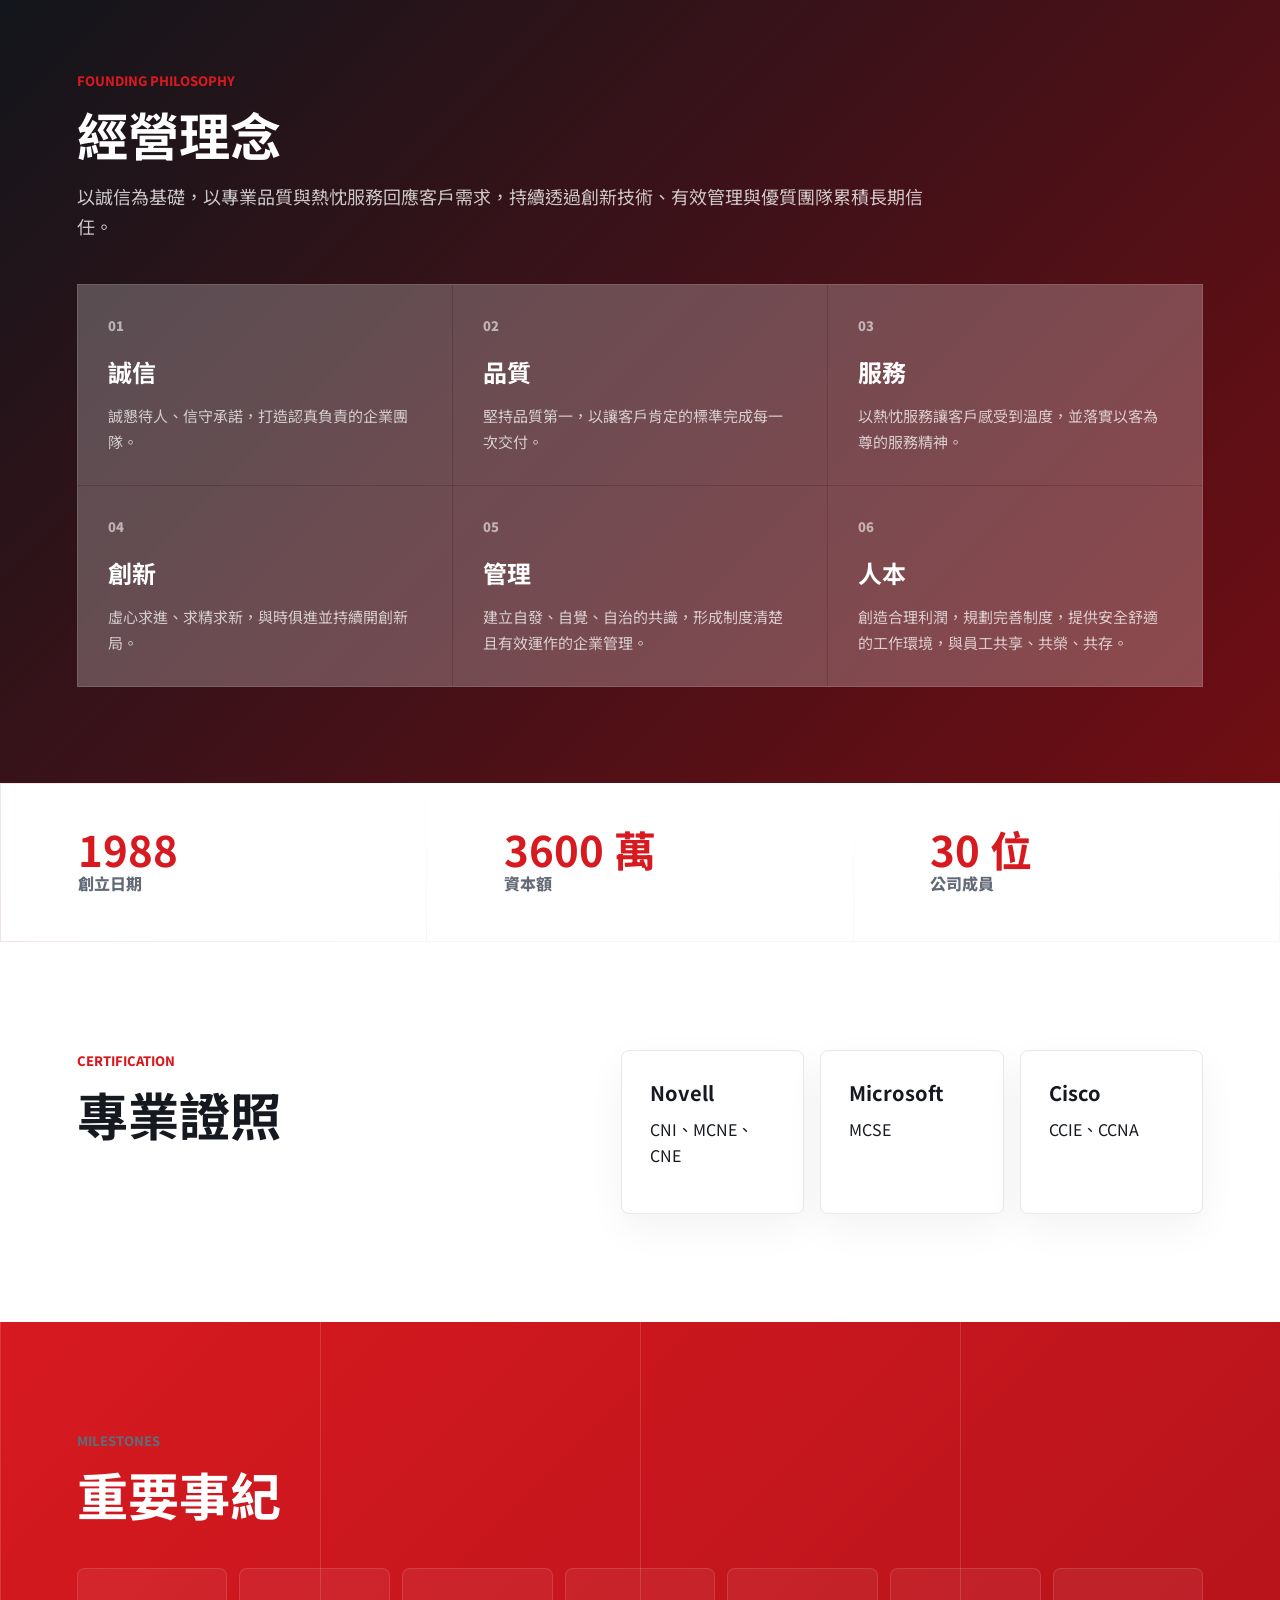
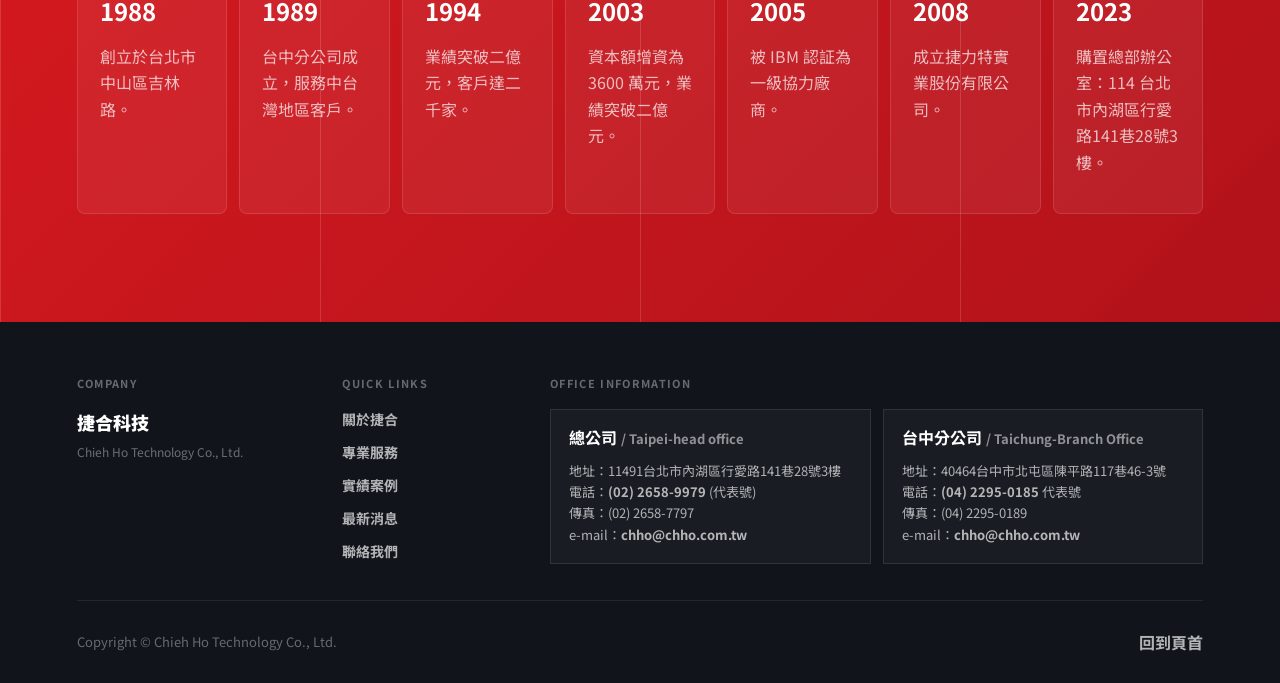
<file: about.html>
<!doctype html>
<html lang="zh-Hant">
  <head>
    <meta charset="utf-8">
    <meta name="viewport" content="width=device-width, initial-scale=1">
    <title>關於捷合｜三十年以上機房與網路整合工程經驗</title>
    <meta name="description" content="了解捷合科技公司簡介、經營理念、專業證照與發展歷程，累積機房建置、網路通訊與系統整合實務經驗。">
    <!-- SEO: managed -->
    <link rel="canonical" href="https://www.chho.com.tw/about.html">
    <link rel="alternate" hreflang="zh-Hant" href="https://www.chho.com.tw/about.html">
    <link rel="alternate" hreflang="en" href="https://www.chho.com.tw/en/about.html">
    <link rel="alternate" hreflang="x-default" href="https://www.chho.com.tw/">
    <meta property="og:type" content="website">
    <meta property="og:site_name" content="Chieh Ho Technology Co., Ltd.">
    <meta property="og:locale" content="zh_TW">
    <meta property="og:locale:alternate" content="en_US">
    <meta property="og:title" content="關於捷合｜三十年以上機房與網路整合工程經驗">
    <meta property="og:description" content="了解捷合科技公司簡介、經營理念、專業證照與發展歷程，累積機房建置、網路通訊與系統整合實務經驗。">
    <meta property="og:url" content="https://www.chho.com.tw/about.html">
    <meta property="og:image" content="https://www.chho.com.tw/assets/5.png">
    <meta name="twitter:card" content="summary_large_image">
    <meta name="twitter:title" content="關於捷合｜三十年以上機房與網路整合工程經驗">
    <meta name="twitter:description" content="了解捷合科技公司簡介、經營理念、專業證照與發展歷程，累積機房建置、網路通訊與系統整合實務經驗。">
    <meta name="twitter:image" content="https://www.chho.com.tw/assets/5.png">
    <!-- /SEO: managed -->
    <link rel="icon" href="assets/logo.jpg" type="image/jpeg">
    <link rel="preconnect" href="https://fonts.googleapis.com">
    <link rel="preconnect" href="https://fonts.gstatic.com" crossorigin>
    <link href="https://fonts.googleapis.com/css2?family=Noto+Sans+TC:wght@400;700;800;900&display=swap" rel="stylesheet">
    <link rel="stylesheet" href="styles.css">
  </head>
  <body>
    <a class="skip-link" href="#main">跳到主要內容</a>
    <header class="site-header" data-header>
      <a class="brand" href="index.html" aria-label="捷合科技首頁">
        <img class="brand-logo" src="assets/logo.jpg" alt="捷合科技">
        <span><strong>捷合科技</strong><small>Chieh Ho Technology</small></span>
      </a>
      <button class="nav-toggle" type="button" aria-expanded="false" aria-label="開啟選單" data-nav-toggle><span></span><span></span></button>
      <nav class="site-nav" data-nav>
        <a href="about.html">關於捷合</a>
        <a href="service.html">專業服務</a>
        <a href="case.html">實績案例</a>
        <a href="news.html">最新消息</a>
        <a href="index.html#contact">聯絡我們</a>
              <a class="lang-link" href="en/about.html">EN</a>
      </nav>
    </header>

    <main id="main">
      <section class="page-hero page-about">
        <p class="eyebrow">About CHHO</p>
        <h1>關於捷合</h1>
        <p>以三十年以上資訊機房建置與網路整合經驗，協助政府機關、金融、醫療、學術與企業客戶打造可靠基礎建設。</p>
      </section>

      <section class="about-vision section-band">
        <div class="vision-media reveal">
          <div class="facility-scene">
            <span class="scene-scan"></span>
            <span class="scene-label">Data Center Planning</span>
            <span class="scene-chip chip-one">UPS</span>
            <span class="scene-chip chip-two">Cooling</span>
            <span class="scene-chip chip-three">Network</span>
          </div>
        </div>
        <div class="vision-copy reveal">
          <p class="eyebrow">Engineering Vision</p>
          <h2>讓工程經驗被看見，也讓系統可靠性被理解</h2>
          <p>捷合的價值不只在設備施工，而是在前期規劃、系統整合、測試驗收與維護管理之間，建立一條可追蹤、可驗證、可長期服務的工程流程。</p>
        </div>
      </section>

      <section class="section section-grid">
        <div class="section-intro reveal">
          <p class="eyebrow">Company Profile</p>
          <h2>公司簡介</h2>
        </div>
        <div class="about-copy reveal">
          <p>捷合科技由一群志同道合之電腦資訊、軟體開發、系統整合、網路通訊、機電工程等專業人員於民國七十七年共同成立，致力於電腦節能機房及有線和無線網路環境之規劃、建置、應用及整合。</p>
          <p>捷合科技以符合國際標準的建議與規劃，提供讓業主滿意的工程品質服務。團隊秉持誠懇踏實、重視品質、以客為尊、求精求新的精神，累積資訊機房建置與相關網路整合系統發展經驗。</p>
          <p>公司以善加經營公司、顧客與員工關係的三贏策略為營運精神，持續提供專業技術諮詢與客戶導向服務。</p>
        </div>
      </section>

      <section class="philosophy-section">
        <div class="philosophy-heading reveal">
          <p class="eyebrow">Founding Philosophy</p>
          <h2>經營理念</h2>
          <p>以誠信為基礎，以專業品質與熱忱服務回應客戶需求，持續透過創新技術、有效管理與優質團隊累積長期信任。</p>
        </div>
        <div class="philosophy-grid reveal" aria-label="捷合科技核心價值">
          <article><span>01</span><strong>誠信</strong><p>誠懇待人、信守承諾，打造認真負責的企業團隊。</p></article>
          <article><span>02</span><strong>品質</strong><p>堅持品質第一，以讓客戶肯定的標準完成每一次交付。</p></article>
          <article><span>03</span><strong>服務</strong><p>以熱忱服務讓客戶感受到溫度，並落實以客為尊的服務精神。</p></article>
          <article><span>04</span><strong>創新</strong><p>虛心求進、求精求新，與時俱進並持續開創新局。</p></article>
          <article><span>05</span><strong>管理</strong><p>建立自發、自覺、自治的共識，形成制度清楚且有效運作的企業管理。</p></article>
          <article><span>06</span><strong>人本</strong><p>創造合理利潤，規劃完善制度，提供安全舒適的工作環境，與員工共享、共榮、共存。</p></article>
        </div>
      </section>

      <section class="section stats-panel section-band">
        <article><strong>1988</strong><span>創立日期</span></article>
        <article><strong>3600 萬</strong><span>資本額</span></article>
        <article><strong>30 位</strong><span>公司成員</span></article>
      </section>

      <section class="section section-grid">
        <div class="section-intro reveal">
          <p class="eyebrow">Certification</p>
          <h2>專業證照</h2>
        </div>
        <div class="credential-grid reveal">
          <article><h3>Novell</h3><p>CNI、MCNE、CNE</p></article>
          <article><h3>Microsoft</h3><p>MCSE</p></article>
          <article><h3>Cisco</h3><p>CCIE、CCNA</p></article>
        </div>
      </section>

      <section class="section process-section">
        <div class="section-heading reveal">
          <p class="eyebrow">Milestones</p>
          <h2>重要事紀</h2>
        </div>
        <div class="milestone-list">
          <article><strong>1988</strong><p>創立於台北市中山區吉林路。</p></article>
          <article><strong>1989</strong><p>台中分公司成立，服務中台灣地區客戶。</p></article>
          <article><strong>1994</strong><p>業績突破二億元，客戶達二千家。</p></article>
          <article><strong>2003</strong><p>資本額增資為 3600 萬元，業績突破二億元。</p></article>
          <article><strong>2005</strong><p>被 IBM 認証為一級協力廠商。</p></article>
          <article><strong>2008</strong><p>成立捷力特實業股份有限公司。</p></article>
          <article><strong>2023</strong><p>購置總部辦公室：114 台北市內湖區行愛路141巷28號3樓。</p></article>
        </div>
      </section>
    </main>

    <footer class="site-footer">
      <div class="footer-grid footer-grid-expanded">
        <div>
          <span class="footer-label">Company</span>
          <span class="footer-brand-name">捷合科技</span>
          <span class="footer-brand-sub">Chieh Ho Technology Co., Ltd.</span>
        </div>
        <nav>
          <span class="footer-label">Quick Links</span>
          <div class="footer-links">
            <a href="about.html">關於捷合</a>
            <a href="service.html">專業服務</a>
            <a href="case.html">實績案例</a>
            <a href="news.html">最新消息</a>
            <a href="index.html#contact">聯絡我們</a>
          </div>
        </nav>
        <div class="footer-offices">
          <span class="footer-label">Office Information</span>
          <section class="footer-office-card">
            <h3>總公司 <span>/ Taipei-head office</span></h3>
            <p>地址：11491台北市內湖區行愛路141巷28號3樓</p>
            <p>電話：<a href="tel:+886226589979">(02) 2658-9979</a> (代表號)</p>
            <p>傳真：(02) 2658-7797</p>
            <p>e-mail：<a href="mailto:chho@chho.com.tw">chho@chho.com.tw</a></p>
          </section>
          <section class="footer-office-card">
            <h3>台中分公司 <span>/ Taichung-Branch Office</span></h3>
            <p>地址：40464台中市北屯區陳平路117巷46-3號</p>
            <p>電話：<a href="tel:+886422950185">(04) 2295-0185</a> 代表號</p>
            <p>傳真：(04) 2295-0189</p>
            <p>e-mail：<a href="mailto:chho@chho.com.tw">chho@chho.com.tw</a></p>
          </section>
        </div>
      </div>
      <div class="footer-base">
        <p>Copyright © Chieh Ho Technology Co., Ltd.</p>
        <a href="#top">回到頁首</a>
      </div>
    </footer>
    <script src="script.js"></script>
  </body>
</html>
</file>
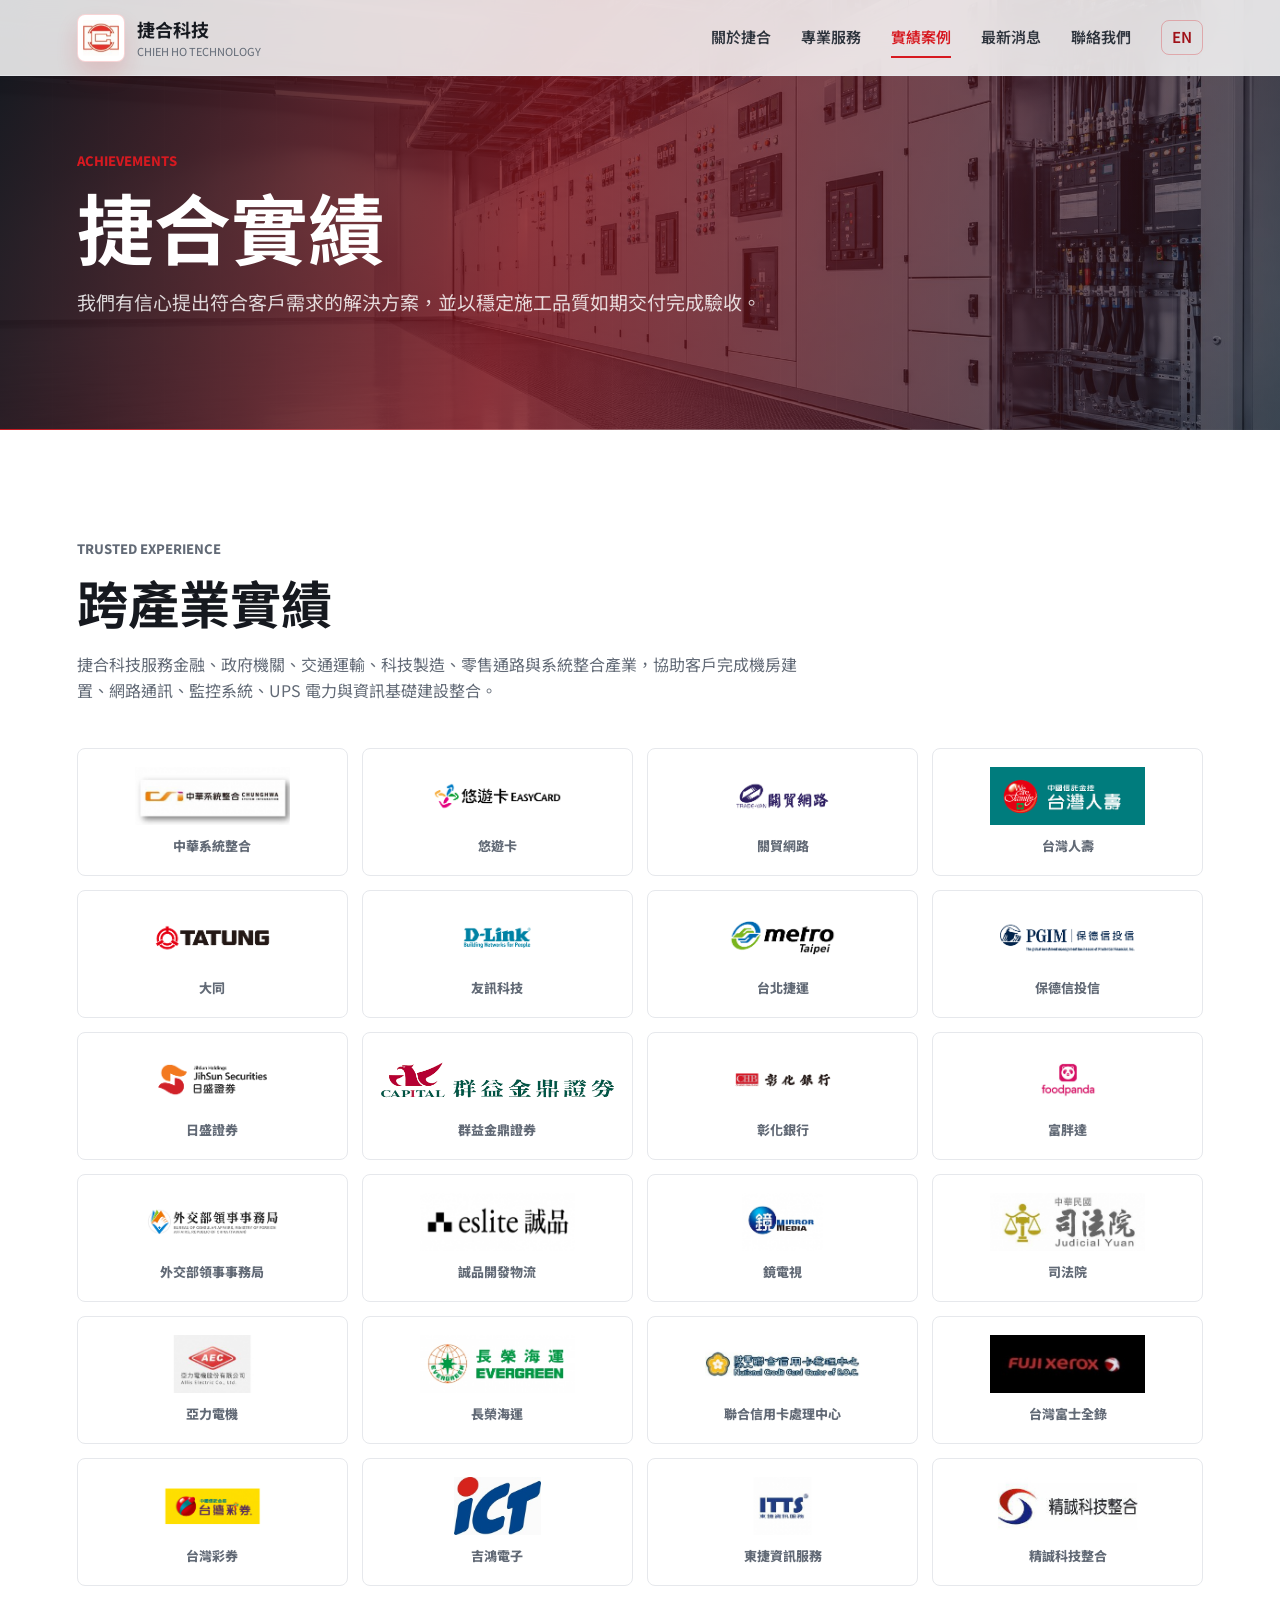
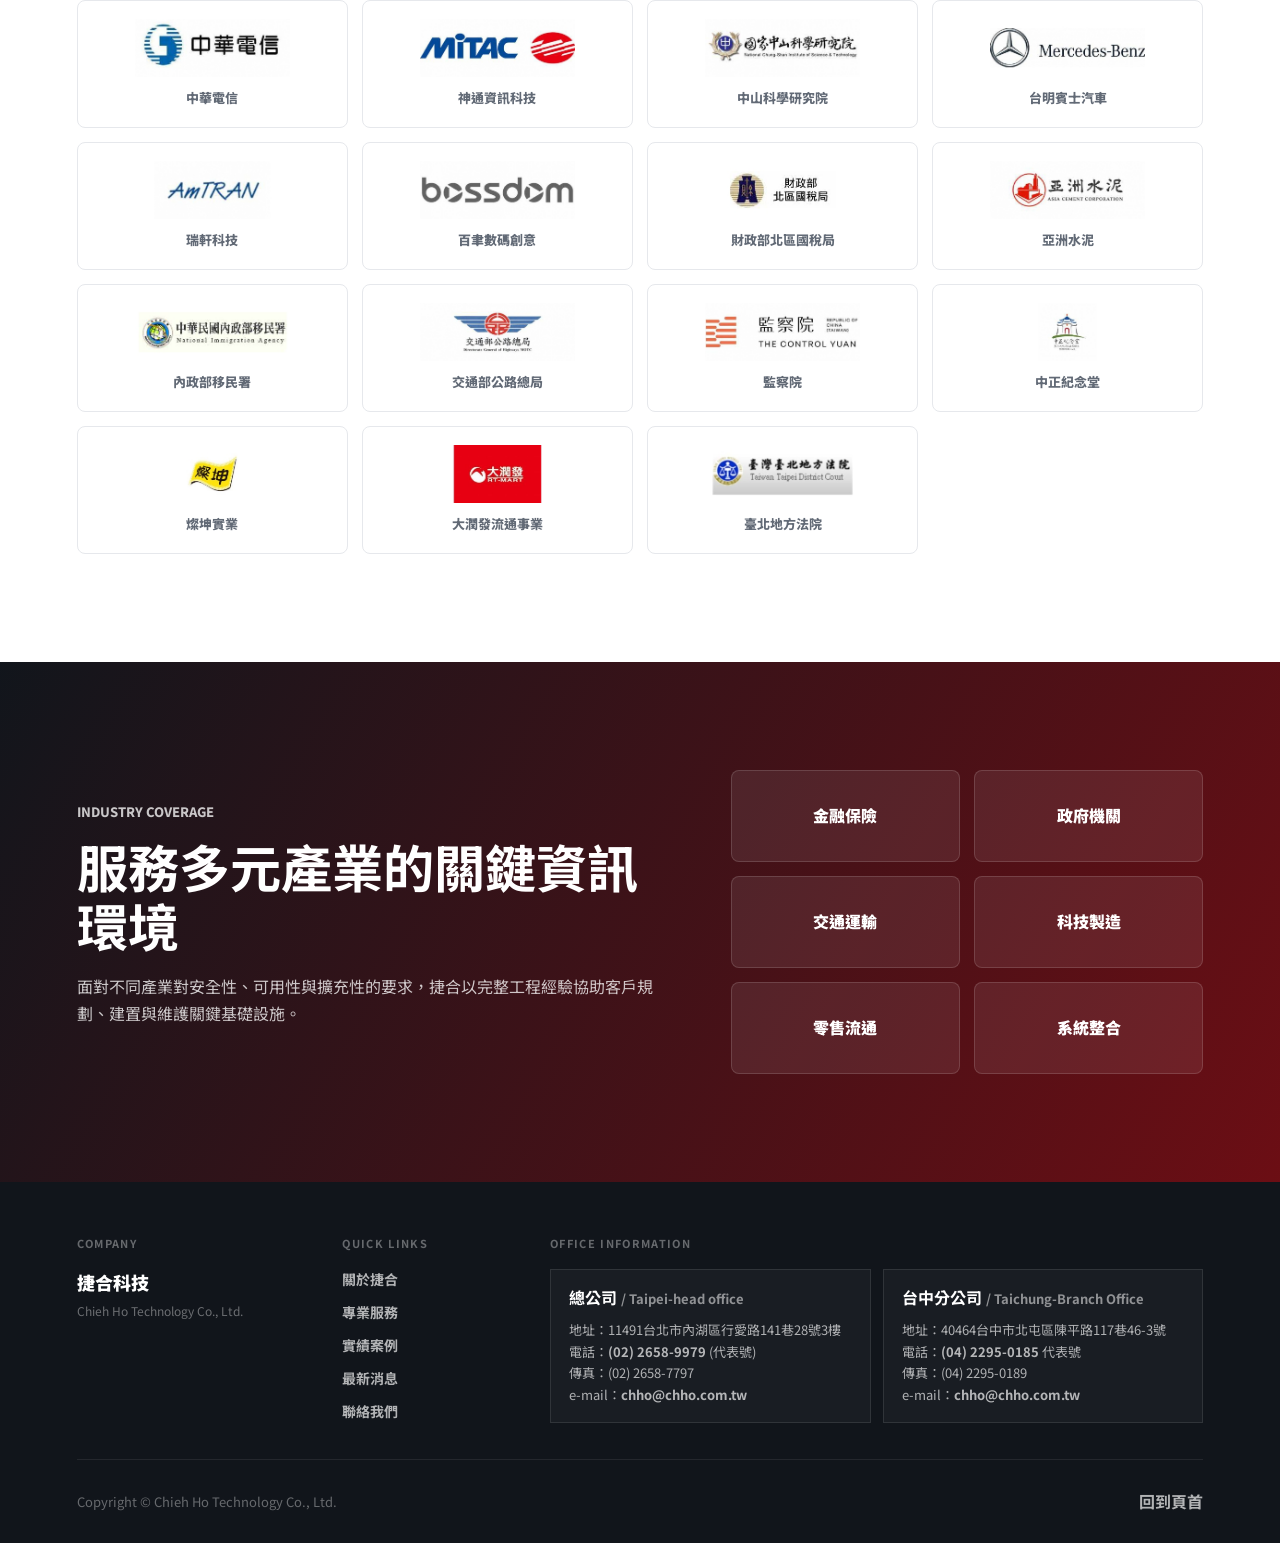
<file: case.html>
<!doctype html>
<html lang="zh-Hant">
  <head>
    <meta charset="utf-8">
    <meta name="viewport" content="width=device-width, initial-scale=1">
    <title>實績案例｜金融、政府、交通與企業資訊基礎建設案例</title>
    <meta name="description" content="捷合科技服務金融、政府、交通、製造、科技與企業客戶，提供機房、網路、監控、電力與系統整合工程建置經驗。">
    <!-- SEO: managed -->
    <link rel="canonical" href="https://www.chho.com.tw/case.html">
    <link rel="alternate" hreflang="zh-Hant" href="https://www.chho.com.tw/case.html">
    <link rel="alternate" hreflang="en" href="https://www.chho.com.tw/en/case.html">
    <link rel="alternate" hreflang="x-default" href="https://www.chho.com.tw/">
    <meta property="og:type" content="website">
    <meta property="og:site_name" content="Chieh Ho Technology Co., Ltd.">
    <meta property="og:locale" content="zh_TW">
    <meta property="og:locale:alternate" content="en_US">
    <meta property="og:title" content="實績案例｜金融、政府、交通與企業資訊基礎建設案例">
    <meta property="og:description" content="捷合科技服務金融、政府、交通、製造、科技與企業客戶，提供機房、網路、監控、電力與系統整合工程建置經驗。">
    <meta property="og:url" content="https://www.chho.com.tw/case.html">
    <meta property="og:image" content="https://www.chho.com.tw/assets/5.png">
    <meta name="twitter:card" content="summary_large_image">
    <meta name="twitter:title" content="實績案例｜金融、政府、交通與企業資訊基礎建設案例">
    <meta name="twitter:description" content="捷合科技服務金融、政府、交通、製造、科技與企業客戶，提供機房、網路、監控、電力與系統整合工程建置經驗。">
    <meta name="twitter:image" content="https://www.chho.com.tw/assets/5.png">
    <!-- /SEO: managed -->
    <link rel="icon" href="assets/logo.jpg" type="image/jpeg">
    <link rel="preconnect" href="https://fonts.googleapis.com">
    <link rel="preconnect" href="https://fonts.gstatic.com" crossorigin>
    <link href="https://fonts.googleapis.com/css2?family=Noto+Sans+TC:wght@400;700;800;900&display=swap" rel="stylesheet">
    <link rel="stylesheet" href="styles.css">
  </head>
  <body>
    <a class="skip-link" href="#main">跳到主要內容</a>
    <header class="site-header" data-header>
      <a class="brand" href="index.html" aria-label="捷合科技首頁">
        <img class="brand-logo" src="assets/logo.jpg" alt="捷合科技">
        <span><strong>捷合科技</strong><small>Chieh Ho Technology</small></span>
      </a>
      <button class="nav-toggle" type="button" aria-expanded="false" aria-label="開啟選單" data-nav-toggle><span></span><span></span></button>
      <nav class="site-nav" data-nav>
        <a href="about.html">關於捷合</a>
        <a href="service.html">專業服務</a>
        <a href="case.html">實績案例</a>
        <a href="news.html">最新消息</a>
        <a href="index.html#contact">聯絡我們</a>
              <a class="lang-link" href="en/case.html">EN</a>
      </nav>
    </header>

    <main id="main">
      <section class="page-hero page-case">
        <p class="eyebrow">Achievements</p>
        <h1>捷合實績</h1>
        <p>我們有信心提出符合客戶需求的解決方案，並以穩定施工品質如期交付完成驗收。</p>
      </section>

      <section class="section">
        <div class="section-heading reveal">
          <p class="eyebrow">Trusted Experience</p>
          <h2>跨產業實績</h2>
          <p>捷合科技服務金融、政府機關、交通運輸、科技製造、零售通路與系統整合產業，協助客戶完成機房建置、網路通訊、監控系統、UPS 電力與資訊基礎建設整合。
</p>
        </div>
        <div class="client-marquee reveal" aria-label="客戶 Logo 列表">
          <article class="client-logo"><img loading="lazy" src="assets/1682042407Y6QTY_1.jpg" alt="中華系統整合股份有限公司"><span>中華系統整合</span></article>
          <article class="client-logo"><img loading="lazy" src="assets/16234530436MPVH_1.png" alt="悠遊卡股份有限公司"><span>悠遊卡</span></article>
          <article class="client-logo"><img loading="lazy" src="assets/16234530643OBDE_1.png" alt="關貿網路股份有限公司"><span>關貿網路</span></article>
          <article class="client-logo"><img loading="lazy" src="assets/1623453081JIUG0_1.png" alt="台灣人壽保險股份有限公司"><span>台灣人壽</span></article>
          <article class="client-logo"><img loading="lazy" src="assets/1623453111CIJ7A_1.png" alt="大同股份有限公司"><span>大同</span></article>
          <article class="client-logo"><img loading="lazy" src="assets/1623453123D07H4_1.png" alt="友訊科技股份有限公司"><span>友訊科技</span></article>
          <article class="client-logo"><img loading="lazy" src="assets/1623453143Q16HA_1.png" alt="台北捷運股份有限公司"><span>台北捷運</span></article>
          <article class="client-logo"><img loading="lazy" src="assets/1623453158I4IQV_1.png" alt="保德信投信股份有限公司"><span>保德信投信</span></article>
          <article class="client-logo"><img loading="lazy" src="assets/162345317008255_1.png" alt="日盛證券股份有限公司"><span>日盛證券</span></article>
          <article class="client-logo"><img loading="lazy" src="assets/CAPITAL_images.png" alt="群益金鼎證券股份有限公司"><span>群益金鼎證券</span></article>
          <article class="client-logo"><img loading="lazy" src="assets/彰化銀行logo.png" alt="彰化商業銀行股份有限公司"><span>彰化銀行</span></article>
          <article class="client-logo"><img loading="lazy" src="assets/0hpRW5w61zL31qTD9hzL1QKjsRIwxZPSt1AzQyQE4FIhYgNQNCMW41QBlMDQYsNBN0KiIwRD9PChIndANZPSoBfjgWIxI3NQNdD3QLUDNJDTg3IDhOV2w.jpg" alt="富胖達股份有限公司"><span>富胖達</span></article>
          <article class="client-logo"><img loading="lazy" src="assets/1623453184GTRYY_1.png" alt="外交部領事事務局"><span>外交部領事事務局</span></article>
          <article class="client-logo"><img loading="lazy" src="assets/16817161999K52G_1.jpg" alt="誠品開發物流股份有限公司"><span>誠品開發物流</span></article>
          <article class="client-logo"><img loading="lazy" src="assets/1681716346FYPSS_1.jpg" alt="鏡電視股份有限公司"><span>鏡電視</span></article>
          <article class="client-logo"><img loading="lazy" src="assets/1681717175MJNWA_1.jpg" alt="中華民國司法院"><span>司法院</span></article>
          <article class="client-logo"><img loading="lazy" src="assets/1681717506DJSCK_1.jpg" alt="亞力電機股份有限公司"><span>亞力電機</span></article>
          <article class="client-logo"><img loading="lazy" src="assets/1681717649WAES7_1.jpg" alt="長榮海運股份有限公司"><span>長榮海運</span></article>
          <article class="client-logo"><img loading="lazy" src="assets/168171786255523_1.jpg" alt="財團法人聯合信用卡處理中心"><span>聯合信用卡處理中心</span></article>
          <article class="client-logo"><img loading="lazy" src="assets/1681718369ONF0P_1.jpg" alt="台灣富士全錄股份有限公司"><span>台灣富士全錄</span></article>
          <article class="client-logo"><img loading="lazy" src="assets/1681718529CPOK0_1.png" alt="台灣彩券股份有限公司"><span>台灣彩券</span></article>
          <article class="client-logo"><img loading="lazy" src="assets/1681718729LJ70W_1.jpg" alt="吉鴻電子股份有限公司"><span>吉鴻電子</span></article>
          <article class="client-logo"><img loading="lazy" src="assets/1681718875WF3ML_1.jpg" alt="東捷資訊服務股份有限公司"><span>東捷資訊服務</span></article>
          <article class="client-logo"><img loading="lazy" src="assets/1681719061CZTDH_1.jpg" alt="精誠科技整合股份有限公司"><span>精誠科技整合</span></article>
          <article class="client-logo"><img loading="lazy" src="assets/1681719280G0FA4_1.jpg" alt="中華電信股份有限公司"><span>中華電信</span></article>
          <article class="client-logo"><img loading="lazy" src="assets/1681719436CENYE_1.jpg" alt="神通資訊科技股份有限公司"><span>神通資訊科技</span></article>
          <article class="client-logo"><img loading="lazy" src="assets/16817195941GB3L_1.jpg" alt="國家中山科學研究院"><span>中山科學研究院</span></article>
          <article class="client-logo"><img loading="lazy" src="assets/1681719833YCA4M_1.jpg" alt="台明賓士汽車股份有限公司"><span>台明賓士汽車</span></article>
          <article class="client-logo"><img loading="lazy" src="assets/1681719989XRPCQ_1.jpg" alt="瑞軒科技股份有限公司"><span>瑞軒科技</span></article>
          <article class="client-logo"><img loading="lazy" src="assets/16817201897R4HL_1.jpg" alt="百聿數碼創意股份有限公司"><span>百聿數碼創意</span></article>
          <article class="client-logo"><img loading="lazy" src="assets/1681720504U8Z9G_1.jpg" alt="財政部北區國稅局"><span>財政部北區國稅局</span></article>
          <article class="client-logo"><img loading="lazy" src="assets/16817207614FEP9_1.jpg" alt="亞洲水泥"><span>亞洲水泥</span></article>
          <article class="client-logo"><img loading="lazy" src="assets/1681720938YBDPZ_1.jpg" alt="中華民國內政部移民署"><span>內政部移民署</span></article>
          <article class="client-logo"><img loading="lazy" src="assets/16817211493FOXD_1.jpg" alt="交通部公路總局"><span>交通部公路總局</span></article>
          <article class="client-logo"><img loading="lazy" src="assets/1681721329O91G8_1.jpg" alt="中華民國監察院"><span>監察院</span></article>
          <article class="client-logo"><img loading="lazy" src="assets/1681721517TTMJ5_1.jpg" alt="中正紀念堂"><span>中正紀念堂</span></article>
          <article class="client-logo"><img loading="lazy" src="assets/1707179798JGP0C_1.jpg" alt="燦坤實業股份有限公司"><span>燦坤實業</span></article>
          <article class="client-logo"><img loading="lazy" src="assets/1707180118SYHK4_1.jpg" alt="大潤發流通事業股份有限公司"><span>大潤發流通事業</span></article>
          <article class="client-logo"><img loading="lazy" src="assets/17071807125EV0I_1.jpg" alt="臺北地方法院"><span>臺北地方法院</span></article>
        </div>
      </section>

      <section class="section-band case-proof">
        <div class="proof-copy reveal">
          <p class="eyebrow">Industry Coverage</p>
          <h2>服務多元產業的關鍵資訊環境</h2>
          <p>面對不同產業對安全性、可用性與擴充性的要求，捷合以完整工程經驗協助客戶規劃、建置與維護關鍵基礎設施。</p>
        </div>
        <div class="proof-grid reveal" aria-label="案例產業分類">
          <span>金融保險</span>
          <span>政府機關</span>
          <span>交通運輸</span>
          <span>科技製造</span>
          <span>零售流通</span>
          <span>系統整合</span>
        </div>
      </section>
    </main>

    <footer class="site-footer">
      <div class="footer-grid footer-grid-expanded">
        <div>
          <span class="footer-label">Company</span>
          <span class="footer-brand-name">捷合科技</span>
          <span class="footer-brand-sub">Chieh Ho Technology Co., Ltd.</span>
        </div>
        <nav>
          <span class="footer-label">Quick Links</span>
          <div class="footer-links">
            <a href="about.html">關於捷合</a>
            <a href="service.html">專業服務</a>
            <a href="case.html">實績案例</a>
            <a href="news.html">最新消息</a>
            <a href="index.html#contact">聯絡我們</a>
          </div>
        </nav>
        <div class="footer-offices">
          <span class="footer-label">Office Information</span>
          <section class="footer-office-card">
            <h3>總公司 <span>/ Taipei-head office</span></h3>
            <p>地址：11491台北市內湖區行愛路141巷28號3樓</p>
            <p>電話：<a href="tel:+886226589979">(02) 2658-9979</a> (代表號)</p>
            <p>傳真：(02) 2658-7797</p>
            <p>e-mail：<a href="mailto:chho@chho.com.tw">chho@chho.com.tw</a></p>
          </section>
          <section class="footer-office-card">
            <h3>台中分公司 <span>/ Taichung-Branch Office</span></h3>
            <p>地址：40464台中市北屯區陳平路117巷46-3號</p>
            <p>電話：<a href="tel:+886422950185">(04) 2295-0185</a> 代表號</p>
            <p>傳真：(04) 2295-0189</p>
            <p>e-mail：<a href="mailto:chho@chho.com.tw">chho@chho.com.tw</a></p>
          </section>
        </div>
      </div>
      <div class="footer-base">
        <p>Copyright © Chieh Ho Technology Co., Ltd.</p>
        <a href="#top">回到頁首</a>
      </div>
    </footer>
    <script src="script.js"></script>
  </body>
</html>
</file>
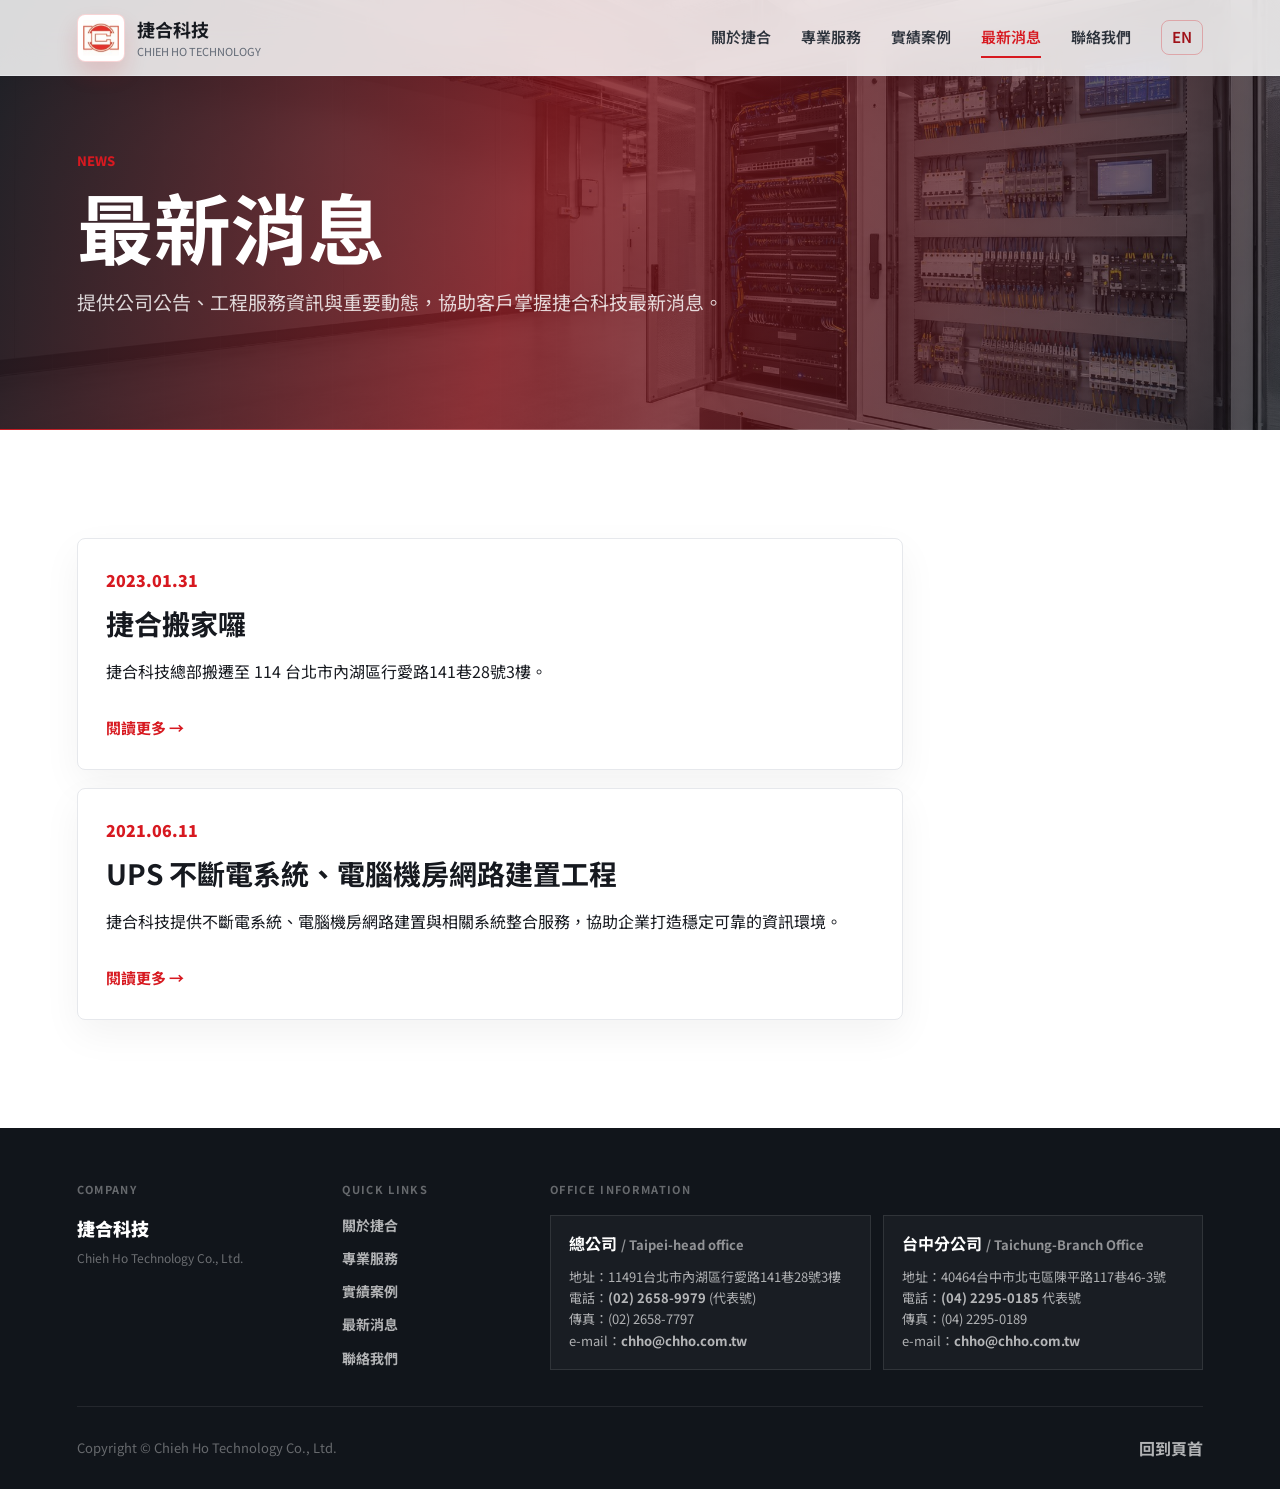
<file: news.html>
<!doctype html>
<html lang="zh-Hant">
  <head>
    <meta charset="utf-8">
    <meta name="viewport" content="width=device-width, initial-scale=1">
    <title>最新消息｜捷合科技工程服務與公司資訊</title>
    <meta name="description" content="瀏覽捷合科技最新消息、服務公告、工程資訊與公司動態，掌握機房建置、網路整合與資訊基礎建設相關更新。">
    <!-- SEO: managed -->
    <link rel="canonical" href="https://www.chho.com.tw/news.html">
    <link rel="alternate" hreflang="zh-Hant" href="https://www.chho.com.tw/news.html">
    <link rel="alternate" hreflang="en" href="https://www.chho.com.tw/en/news.html">
    <link rel="alternate" hreflang="x-default" href="https://www.chho.com.tw/">
    <meta property="og:type" content="website">
    <meta property="og:site_name" content="Chieh Ho Technology Co., Ltd.">
    <meta property="og:locale" content="zh_TW">
    <meta property="og:locale:alternate" content="en_US">
    <meta property="og:title" content="最新消息｜捷合科技工程服務與公司資訊">
    <meta property="og:description" content="瀏覽捷合科技最新消息、服務公告、工程資訊與公司動態，掌握機房建置、網路整合與資訊基礎建設相關更新。">
    <meta property="og:url" content="https://www.chho.com.tw/news.html">
    <meta property="og:image" content="https://www.chho.com.tw/assets/5.png">
    <meta name="twitter:card" content="summary_large_image">
    <meta name="twitter:title" content="最新消息｜捷合科技工程服務與公司資訊">
    <meta name="twitter:description" content="瀏覽捷合科技最新消息、服務公告、工程資訊與公司動態，掌握機房建置、網路整合與資訊基礎建設相關更新。">
    <meta name="twitter:image" content="https://www.chho.com.tw/assets/5.png">
    <!-- /SEO: managed -->
    <link rel="icon" href="assets/logo.jpg" type="image/jpeg">
    <link rel="preconnect" href="https://fonts.googleapis.com">
    <link rel="preconnect" href="https://fonts.gstatic.com" crossorigin>
    <link href="https://fonts.googleapis.com/css2?family=Noto+Sans+TC:wght@400;700;800;900&display=swap" rel="stylesheet">
    <link rel="stylesheet" href="styles.css">
  </head>
  <body>
    <a class="skip-link" href="#main">跳到主要內容</a>
    <header class="site-header" data-header>
      <a class="brand" href="index.html" aria-label="捷合科技首頁">
        <img class="brand-logo" src="assets/logo.jpg" alt="捷合科技">
        <span><strong>捷合科技</strong><small>Chieh Ho Technology</small></span>
      </a>
      <button class="nav-toggle" type="button" aria-expanded="false" aria-label="開啟選單" data-nav-toggle><span></span><span></span></button>
      <nav class="site-nav" data-nav>
        <a href="about.html">關於捷合</a>
        <a href="service.html">專業服務</a>
        <a href="case.html">實績案例</a>
        <a href="news.html">最新消息</a>
        <a href="index.html#contact">聯絡我們</a>
              <a class="lang-link" href="en/news.html">EN</a>
      </nav>
    </header>

    <main id="main">

      <section class="page-hero page-news">
        <p class="eyebrow">News</p>
        <h1>最新消息</h1>
        <p>提供公司公告、工程服務資訊與重要動態，協助客戶掌握捷合科技最新消息。</p>
      </section>
      <section class="section news-list">
        <a class="news-card news-card-link reveal" href="news/2023-01-31.html">
          <time datetime="2023-01-31">2023.01.31</time>
          <h2>捷合搬家囉</h2>
          <p>捷合科技總部搬遷至 114 台北市內湖區行愛路141巷28號3樓。</p>
          <span class="news-read-more">閱讀更多 →</span>
        </a>

        <a class="news-card news-card-link reveal" href="news/2021-06-11.html">
          <time datetime="2021-06-11">2021.06.11</time>
          <h2>UPS 不斷電系統、電腦機房網路建置工程</h2>
          <p>捷合科技提供不斷電系統、電腦機房網路建置與相關系統整合服務，協助企業打造穩定可靠的資訊環境。</p>
          <span class="news-read-more">閱讀更多 →</span>
        </a>
      </section>
    </main>

    <footer class="site-footer">
      <div class="footer-grid footer-grid-expanded">
        <div>
          <span class="footer-label">Company</span>
          <span class="footer-brand-name">捷合科技</span>
          <span class="footer-brand-sub">Chieh Ho Technology Co., Ltd.</span>
        </div>
        <nav>
          <span class="footer-label">Quick Links</span>
          <div class="footer-links">
            <a href="about.html">關於捷合</a>
            <a href="service.html">專業服務</a>
            <a href="case.html">實績案例</a>
            <a href="news.html">最新消息</a>
            <a href="index.html#contact">聯絡我們</a>
          </div>
        </nav>
        <div class="footer-offices">
          <span class="footer-label">Office Information</span>
          <section class="footer-office-card">
            <h3>總公司 <span>/ Taipei-head office</span></h3>
            <p>地址：11491台北市內湖區行愛路141巷28號3樓</p>
            <p>電話：<a href="tel:+886226589979">(02) 2658-9979</a> (代表號)</p>
            <p>傳真：(02) 2658-7797</p>
            <p>e-mail：<a href="mailto:chho@chho.com.tw">chho@chho.com.tw</a></p>
          </section>
          <section class="footer-office-card">
            <h3>台中分公司 <span>/ Taichung-Branch Office</span></h3>
            <p>地址：40464台中市北屯區陳平路117巷46-3號</p>
            <p>電話：<a href="tel:+886422950185">(04) 2295-0185</a> 代表號</p>
            <p>傳真：(04) 2295-0189</p>
            <p>e-mail：<a href="mailto:chho@chho.com.tw">chho@chho.com.tw</a></p>
          </section>
        </div>
      </div>
      <div class="footer-base">
        <p>Copyright © Chieh Ho Technology Co., Ltd.</p>
        <a href="#top">回到頁首</a>
      </div>
    </footer>
    <script src="script.js"></script>
  </body>
</html>
</file>
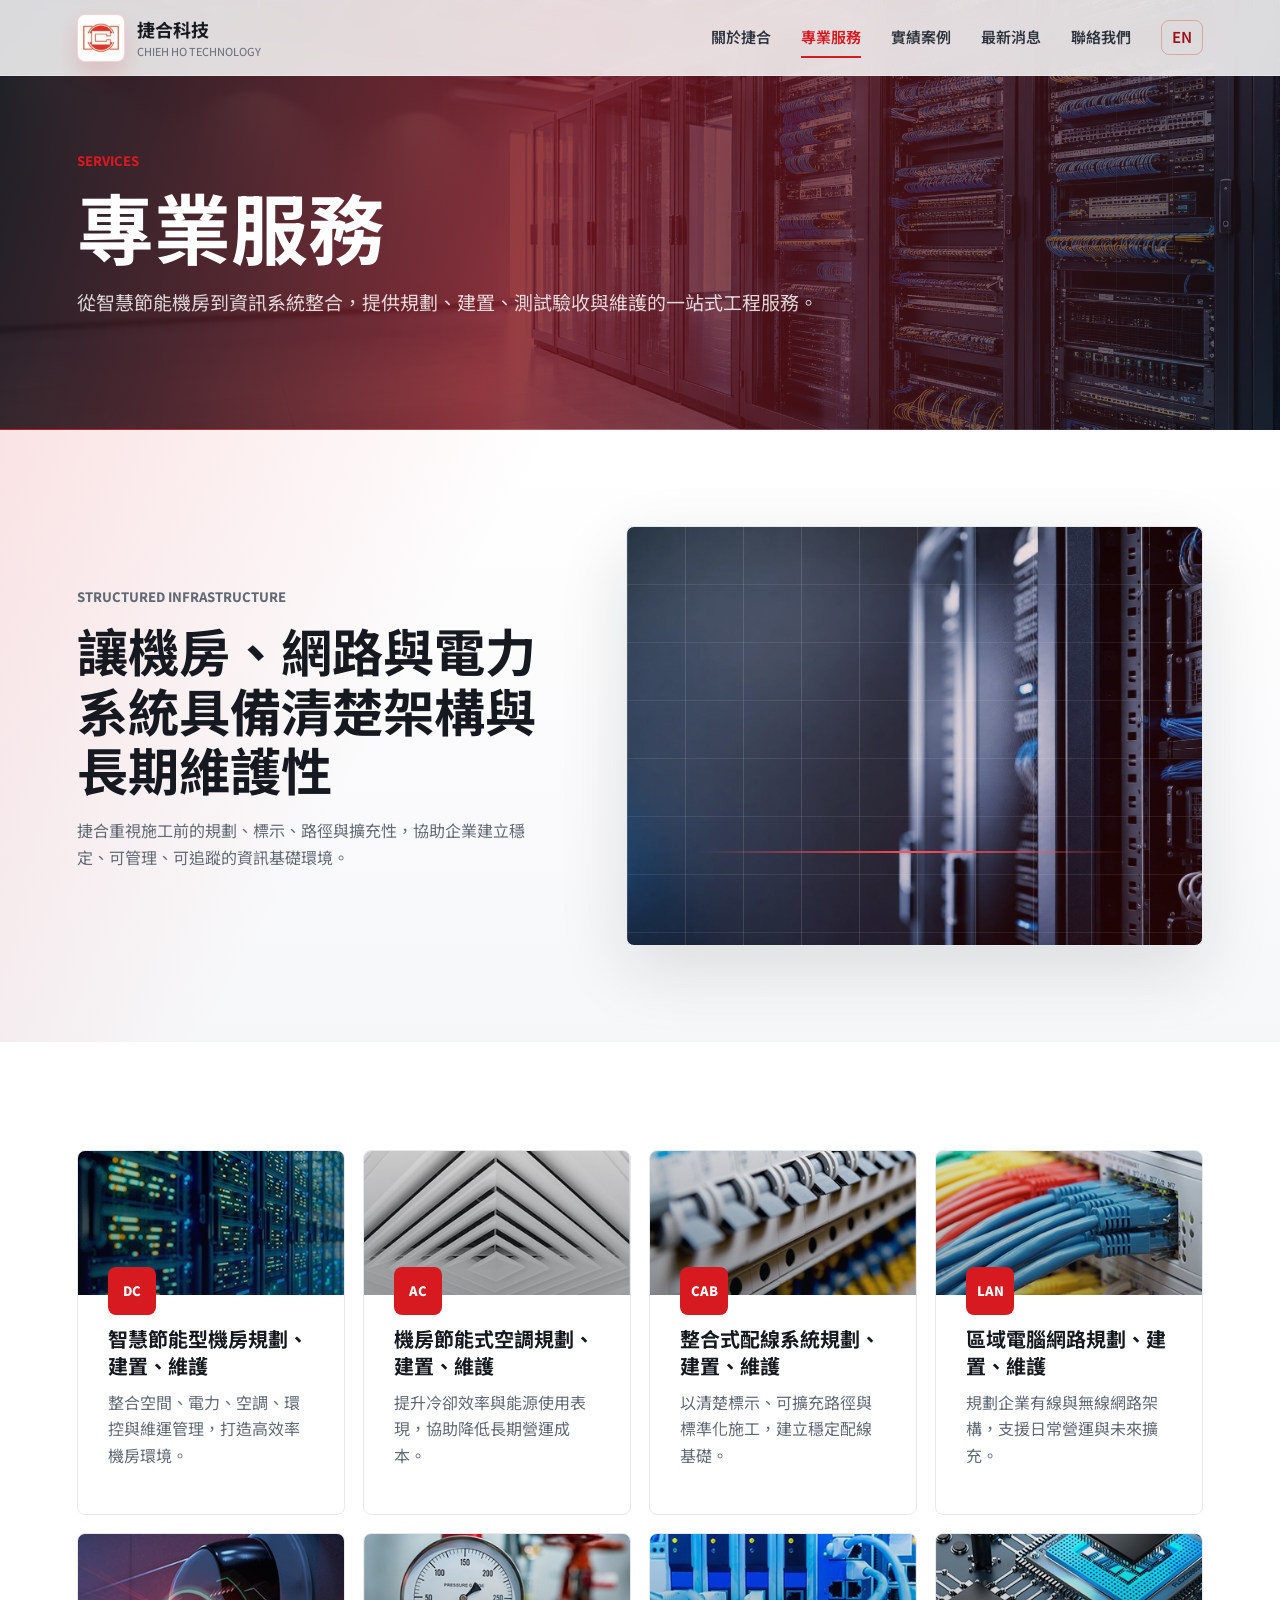
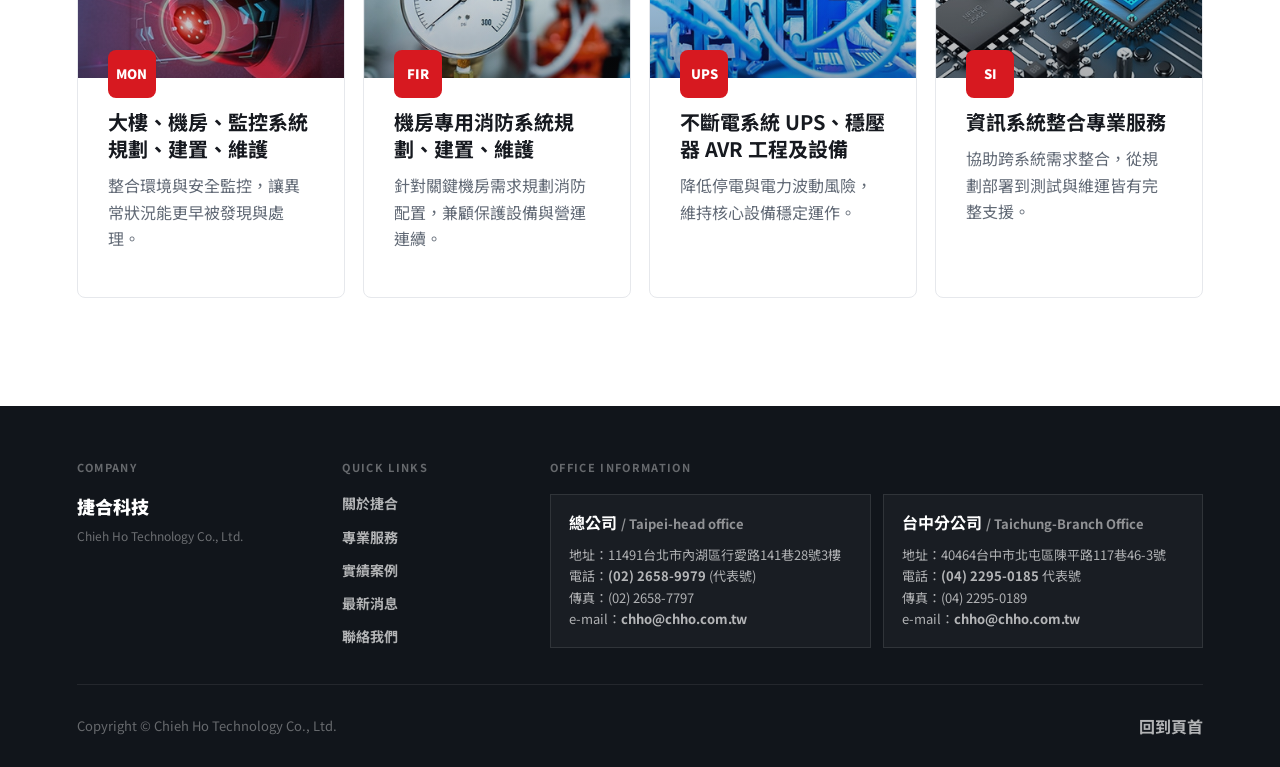
<file: service.html>
<!doctype html>
<html lang="zh-Hant">
  <head>
    <meta charset="utf-8">
    <meta name="viewport" content="width=device-width, initial-scale=1">
    <title>專業服務｜機房建置、結構化配線、UPS 與系統整合</title>
    <meta name="description" content="捷合科技提供智慧節能機房、機房空調、結構化配線、區域網路、監控系統、消防系統、UPS AVR 與資訊系統整合服務。">
    <!-- SEO: managed -->
    <link rel="canonical" href="https://www.chho.com.tw/service.html">
    <link rel="alternate" hreflang="zh-Hant" href="https://www.chho.com.tw/service.html">
    <link rel="alternate" hreflang="en" href="https://www.chho.com.tw/en/service.html">
    <link rel="alternate" hreflang="x-default" href="https://www.chho.com.tw/">
    <meta property="og:type" content="website">
    <meta property="og:site_name" content="Chieh Ho Technology Co., Ltd.">
    <meta property="og:locale" content="zh_TW">
    <meta property="og:locale:alternate" content="en_US">
    <meta property="og:title" content="專業服務｜機房建置、結構化配線、UPS 與系統整合">
    <meta property="og:description" content="捷合科技提供智慧節能機房、機房空調、結構化配線、區域網路、監控系統、消防系統、UPS AVR 與資訊系統整合服務。">
    <meta property="og:url" content="https://www.chho.com.tw/service.html">
    <meta property="og:image" content="https://www.chho.com.tw/assets/5.png">
    <meta name="twitter:card" content="summary_large_image">
    <meta name="twitter:title" content="專業服務｜機房建置、結構化配線、UPS 與系統整合">
    <meta name="twitter:description" content="捷合科技提供智慧節能機房、機房空調、結構化配線、區域網路、監控系統、消防系統、UPS AVR 與資訊系統整合服務。">
    <meta name="twitter:image" content="https://www.chho.com.tw/assets/5.png">
    <!-- /SEO: managed -->
    <link rel="icon" href="assets/logo.jpg" type="image/jpeg">
    <link rel="preconnect" href="https://fonts.googleapis.com">
    <link rel="preconnect" href="https://fonts.gstatic.com" crossorigin>
    <link href="https://fonts.googleapis.com/css2?family=Noto+Sans+TC:wght@400;700;800;900&display=swap" rel="stylesheet">
    <link rel="stylesheet" href="styles.css">
  </head>
  <body>
    <a class="skip-link" href="#main">跳到主要內容</a>
    <header class="site-header" data-header>
      <a class="brand" href="index.html" aria-label="捷合科技首頁">
        <img class="brand-logo" src="assets/logo.jpg" alt="捷合科技">
        <span><strong>捷合科技</strong><small>Chieh Ho Technology</small></span>
      </a>
      <button class="nav-toggle" type="button" aria-expanded="false" aria-label="開啟選單" data-nav-toggle><span></span><span></span></button>
      <nav class="site-nav" data-nav>
        <a href="about.html">關於捷合</a>
        <a href="service.html">專業服務</a>
        <a href="case.html">實績案例</a>
        <a href="news.html">最新消息</a>
        <a href="index.html#contact">聯絡我們</a>
              <a class="lang-link" href="en/service.html">EN</a>
      </nav>
    </header>

    <main id="main">
      <section class="page-hero page-service">
        <p class="eyebrow">Services</p>
        <h1>專業服務</h1>
        <p>從智慧節能機房到資訊系統整合，提供規劃、建置、測試驗收與維護的一站式工程服務。</p>
      </section>

      <section class="service-feature section-band">
        <div class="service-feature-copy reveal">
          <p class="eyebrow">Structured Infrastructure</p>
          <h2>讓機房、網路與電力系統具備清楚架構與長期維護性</h2>
          <p>捷合重視施工前的規劃、標示、路徑與擴充性，協助企業建立穩定、可管理、可追蹤的資訊基礎環境。</p>
        </div>
        <div class="service-feature-media reveal" aria-label="結構化配線與機櫃整合示意"></div>
      </section>

      <section class="section">
        <div class="service-grid page-service-grid">
          <article class="service-card media-service-card reveal"><img src="assets/service-datacenter.jpg" alt="智慧節能型機房規劃、建置、維護"><div class="service-icon">DC</div><h3>智慧節能型機房規劃、建置、維護</h3><p>整合空間、電力、空調、環控與維運管理，打造高效率機房環境。</p></article>
          <article class="service-card media-service-card reveal"><img src="assets/service-cooling.jpg" alt="機房節能式空調規劃、建置、維護"><div class="service-icon">AC</div><h3>機房節能式空調規劃、建置、維護</h3><p>提升冷卻效率與能源使用表現，協助降低長期營運成本。</p></article>
          <article class="service-card media-service-card reveal"><img src="assets/service-cabling.jpg" alt="整合式配線系統規劃、建置、維護"><div class="service-icon">CAB</div><h3>整合式配線系統規劃、建置、維護</h3><p>以清楚標示、可擴充路徑與標準化施工，建立穩定配線基礎。</p></article>
          <article class="service-card media-service-card reveal"><img src="assets/service-lan.jpg" alt="區域電腦網路規劃、建置、維護"><div class="service-icon">LAN</div><h3>區域電腦網路規劃、建置、維護</h3><p>規劃企業有線與無線網路架構，支援日常營運與未來擴充。</p></article>
          <article class="service-card media-service-card reveal"><img src="assets/service-monitoring.jpg" alt="大樓、機房、監控系統規劃、建置、維護"><div class="service-icon">MON</div><h3>大樓、機房、監控系統規劃、建置、維護</h3><p>整合環境與安全監控，讓異常狀況能更早被發現與處理。</p></article>
          <article class="service-card media-service-card reveal"><img src="assets/service-fire.jpg" alt="機房專用消防系統規劃、建置、維護"><div class="service-icon">FIR</div><h3>機房專用消防系統規劃、建置、維護</h3><p>針對關鍵機房需求規劃消防配置，兼顧保護設備與營運連續。</p></article>
          <article class="service-card media-service-card reveal"><img src="assets/service-ups.jpg" alt="不斷電系統UPS穩壓器AVR工程及設備"><div class="service-icon">UPS</div><h3>不斷電系統 UPS、穩壓器 AVR 工程及設備</h3><p>降低停電與電力波動風險，維持核心設備穩定運作。</p></article>
          <article class="service-card media-service-card reveal"><img src="assets/service-system-integration.jpg" alt="資訊系統整合專業服務"><div class="service-icon">SI</div><h3>資訊系統整合專業服務</h3><p>協助跨系統需求整合，從規劃部署到測試與維運皆有完整支援。</p></article>
        </div>
      </section>
    </main>

    <footer class="site-footer">
      <div class="footer-grid footer-grid-expanded">
        <div>
          <span class="footer-label">Company</span>
          <span class="footer-brand-name">捷合科技</span>
          <span class="footer-brand-sub">Chieh Ho Technology Co., Ltd.</span>
        </div>
        <nav>
          <span class="footer-label">Quick Links</span>
          <div class="footer-links">
            <a href="about.html">關於捷合</a>
            <a href="service.html">專業服務</a>
            <a href="case.html">實績案例</a>
            <a href="news.html">最新消息</a>
            <a href="index.html#contact">聯絡我們</a>
          </div>
        </nav>
        <div class="footer-offices">
          <span class="footer-label">Office Information</span>
          <section class="footer-office-card">
            <h3>總公司 <span>/ Taipei-head office</span></h3>
            <p>地址：11491台北市內湖區行愛路141巷28號3樓</p>
            <p>電話：<a href="tel:+886226589979">(02) 2658-9979</a> (代表號)</p>
            <p>傳真：(02) 2658-7797</p>
            <p>e-mail：<a href="mailto:chho@chho.com.tw">chho@chho.com.tw</a></p>
          </section>
          <section class="footer-office-card">
            <h3>台中分公司 <span>/ Taichung-Branch Office</span></h3>
            <p>地址：40464台中市北屯區陳平路117巷46-3號</p>
            <p>電話：<a href="tel:+886422950185">(04) 2295-0185</a> 代表號</p>
            <p>傳真：(04) 2295-0189</p>
            <p>e-mail：<a href="mailto:chho@chho.com.tw">chho@chho.com.tw</a></p>
          </section>
        </div>
      </div>
      <div class="footer-base">
        <p>Copyright © Chieh Ho Technology Co., Ltd.</p>
        <a href="#top">回到頁首</a>
      </div>
    </footer>
    <script src="script.js"></script>
  </body>
</html>
</file>
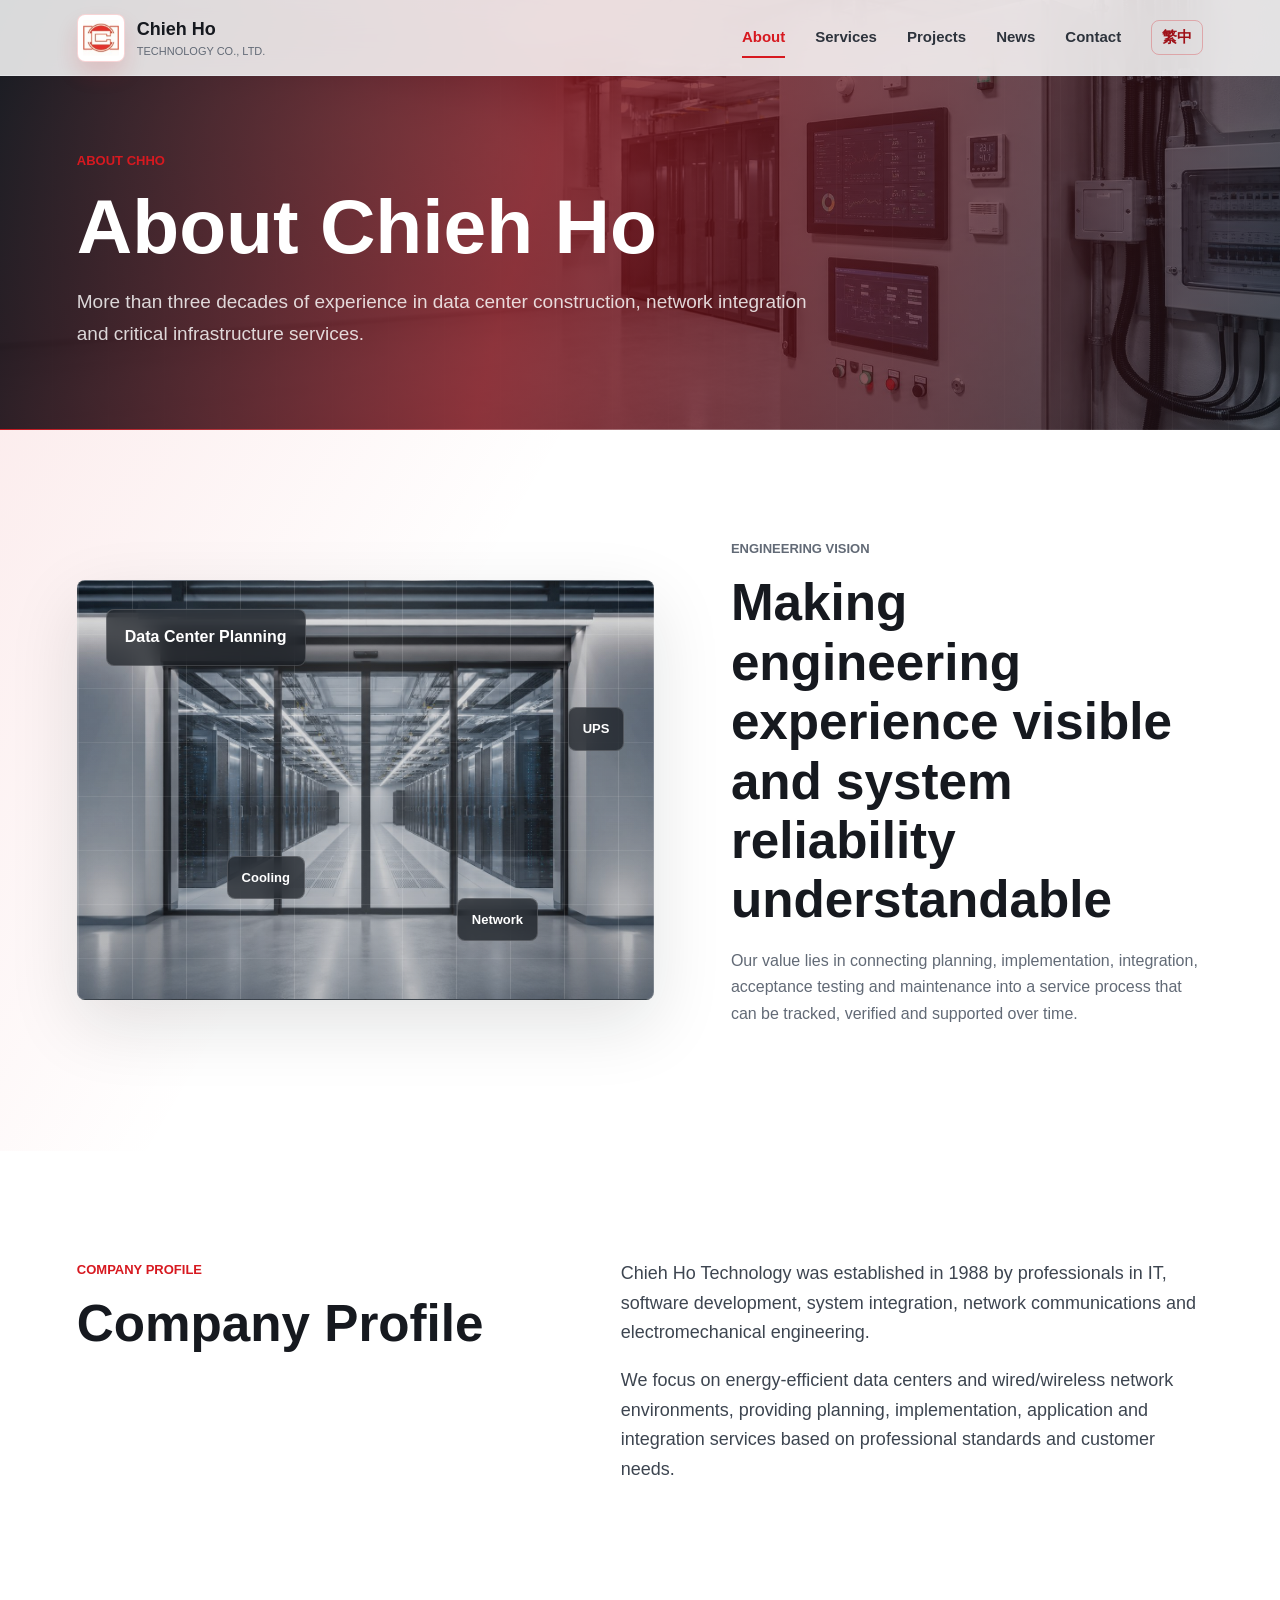
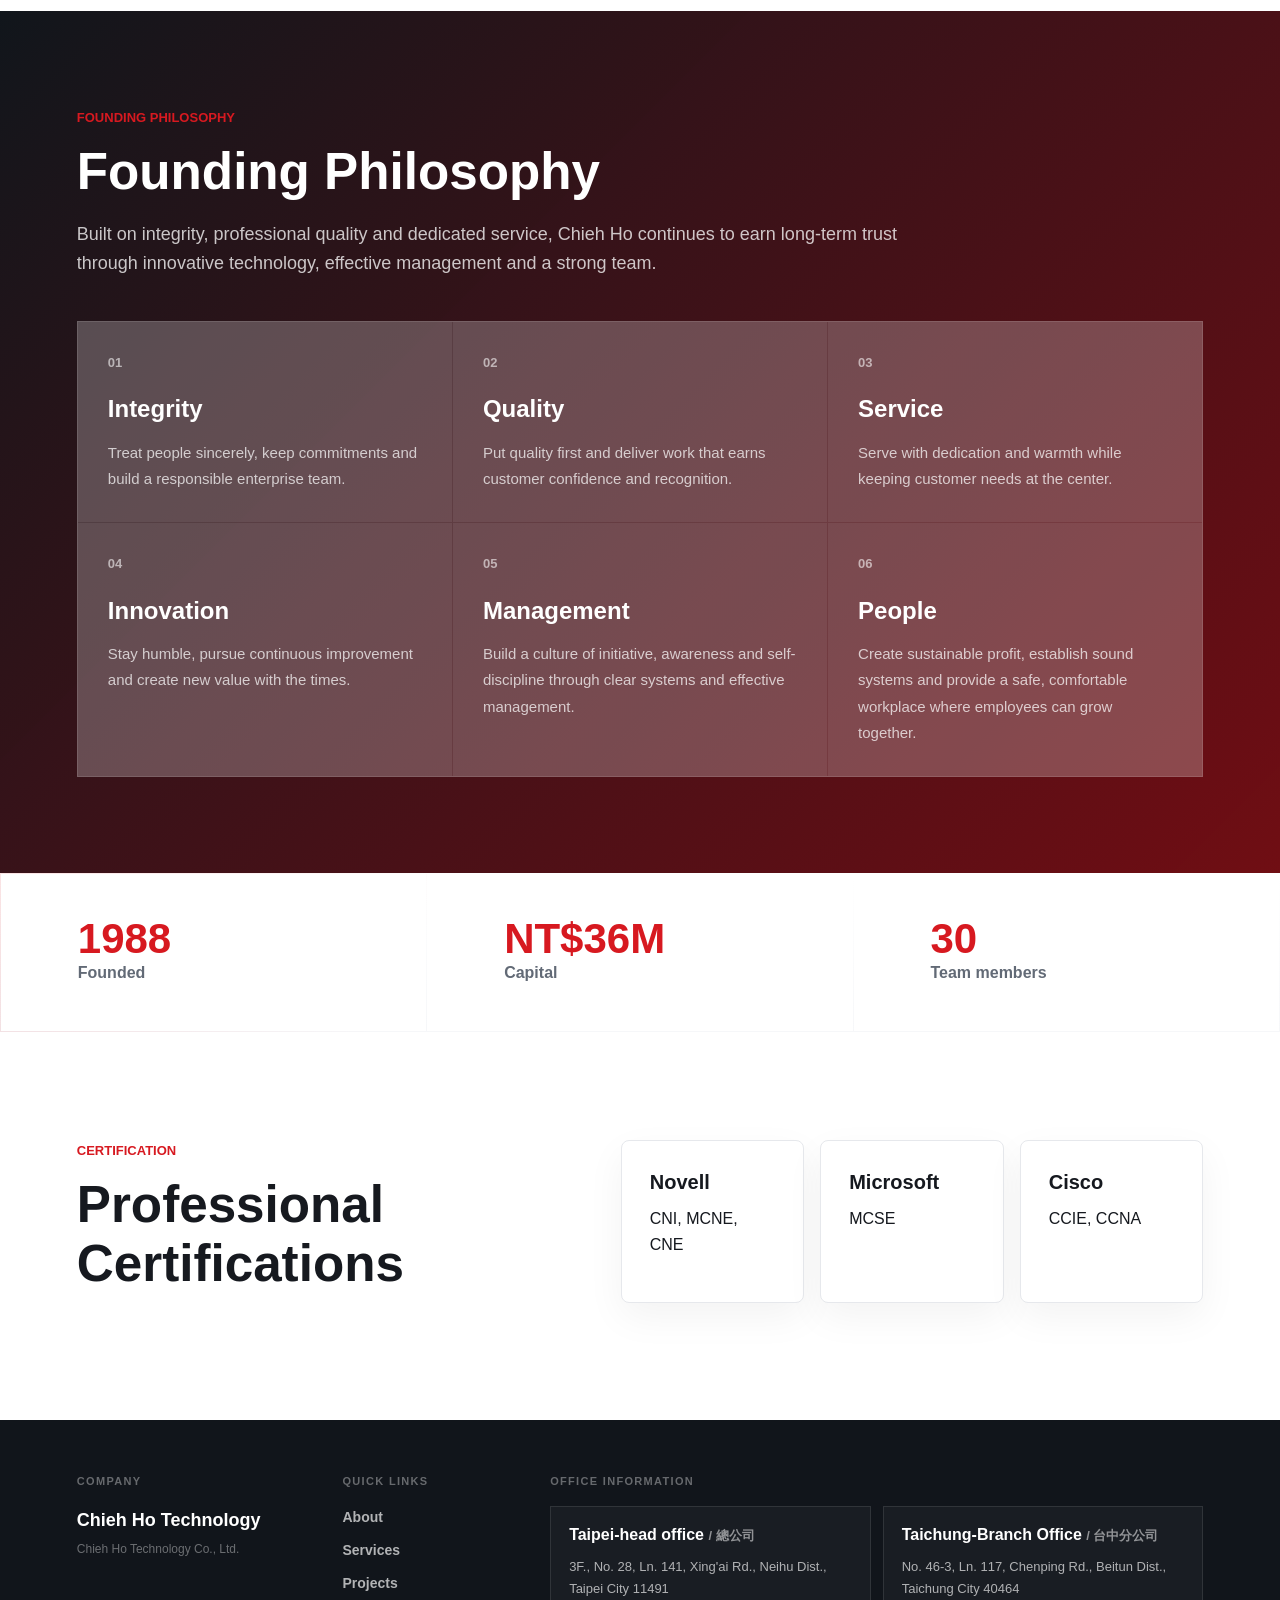
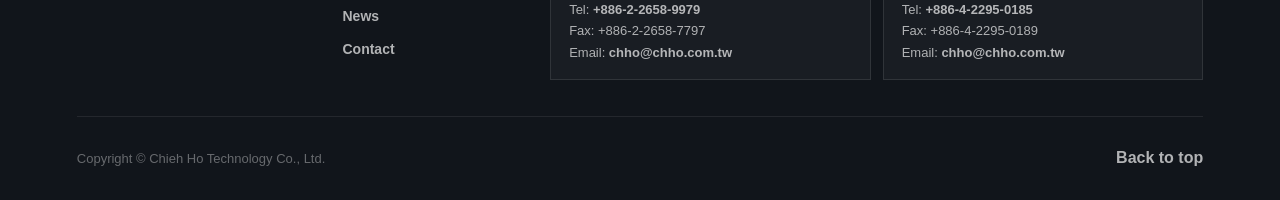
<file: en/about.html>
<!doctype html>
<html lang="en">
  <head>
    <meta charset="utf-8">
    <meta name="viewport" content="width=device-width, initial-scale=1">
    <title>About Chieh Ho | Infrastructure Engineering Experience</title>
    <meta name="description" content="Learn about Chieh Ho Technology, its philosophy, certifications and experience in data center, network and system integration projects.">
    <!-- SEO: managed -->
    <link rel="canonical" href="https://www.chho.com.tw/en/about.html">
    <link rel="alternate" hreflang="zh-Hant" href="https://www.chho.com.tw/about.html">
    <link rel="alternate" hreflang="en" href="https://www.chho.com.tw/en/about.html">
    <link rel="alternate" hreflang="x-default" href="https://www.chho.com.tw/">
    <meta property="og:type" content="website">
    <meta property="og:site_name" content="Chieh Ho Technology Co., Ltd.">
    <meta property="og:locale" content="en_US">
    <meta property="og:locale:alternate" content="zh_TW">
    <meta property="og:title" content="About Chieh Ho | Infrastructure Engineering Experience">
    <meta property="og:description" content="Learn about Chieh Ho Technology, its philosophy, certifications and experience in data center, network and system integration projects.">
    <meta property="og:url" content="https://www.chho.com.tw/en/about.html">
    <meta property="og:image" content="https://www.chho.com.tw/assets/5.png">
    <meta name="twitter:card" content="summary_large_image">
    <meta name="twitter:title" content="About Chieh Ho | Infrastructure Engineering Experience">
    <meta name="twitter:description" content="Learn about Chieh Ho Technology, its philosophy, certifications and experience in data center, network and system integration projects.">
    <meta name="twitter:image" content="https://www.chho.com.tw/assets/5.png">
    <!-- /SEO: managed -->
    <link rel="icon" href="../assets/logo.jpg" type="image/jpeg">
    <link rel="stylesheet" href="../styles.css">
  </head>
  <body>
    <a class="skip-link" href="#main">Skip to main content</a>
    <header class="site-header" data-header>
      <a class="brand" href="index.html#top"><img class="brand-logo" src="../assets/logo.jpg" alt="Chieh Ho Technology"><span><strong>Chieh Ho</strong><small>Technology Co., Ltd.</small></span></a>
      <button class="nav-toggle" type="button" aria-expanded="false" aria-label="Open menu" data-nav-toggle><span></span><span></span></button>
      <nav class="site-nav" data-nav><a href="about.html">About</a><a href="service.html">Services</a><a href="case.html">Projects</a><a href="news.html">News</a><a href="index.html#contact">Contact</a><a class="lang-link" href="../about.html">繁中</a></nav>
    </header>
    <main id="main">
      <section class="page-hero page-about"><p class="eyebrow">About CHHO</p><h1>About Chieh Ho</h1><p>More than three decades of experience in data center construction, network integration and critical infrastructure services.</p></section>
      <section class="about-vision section-band">
        <div class="vision-media reveal"><div class="facility-scene"><span class="scene-scan"></span><span class="scene-label">Data Center Planning</span><span class="scene-chip chip-one">UPS</span><span class="scene-chip chip-two">Cooling</span><span class="scene-chip chip-three">Network</span></div></div>
        <div class="vision-copy reveal"><p class="eyebrow">Engineering Vision</p><h2>Making engineering experience visible and system reliability understandable</h2><p>Our value lies in connecting planning, implementation, integration, acceptance testing and maintenance into a service process that can be tracked, verified and supported over time.</p></div>
      </section>
      <section class="section section-grid"><div class="section-intro reveal"><p class="eyebrow">Company Profile</p><h2>Company Profile</h2></div><div class="about-copy reveal"><p>Chieh Ho Technology was established in 1988 by professionals in IT, software development, system integration, network communications and electromechanical engineering.</p><p>We focus on energy-efficient data centers and wired/wireless network environments, providing planning, implementation, application and integration services based on professional standards and customer needs.</p></div></section>
      <section class="philosophy-section">
        <div class="philosophy-heading reveal"><p class="eyebrow">Founding Philosophy</p><h2>Founding Philosophy</h2><p>Built on integrity, professional quality and dedicated service, Chieh Ho continues to earn long-term trust through innovative technology, effective management and a strong team.</p></div>
        <div class="philosophy-grid reveal" aria-label="Core values of Chieh Ho Technology">
          <article><span>01</span><strong>Integrity</strong><p>Treat people sincerely, keep commitments and build a responsible enterprise team.</p></article>
          <article><span>02</span><strong>Quality</strong><p>Put quality first and deliver work that earns customer confidence and recognition.</p></article>
          <article><span>03</span><strong>Service</strong><p>Serve with dedication and warmth while keeping customer needs at the center.</p></article>
          <article><span>04</span><strong>Innovation</strong><p>Stay humble, pursue continuous improvement and create new value with the times.</p></article>
          <article><span>05</span><strong>Management</strong><p>Build a culture of initiative, awareness and self-discipline through clear systems and effective management.</p></article>
          <article><span>06</span><strong>People</strong><p>Create sustainable profit, establish sound systems and provide a safe, comfortable workplace where employees can grow together.</p></article>
        </div>
      </section>
      <section class="section stats-panel section-band"><article><strong>1988</strong><span>Founded</span></article><article><strong>NT$36M</strong><span>Capital</span></article><article><strong>30</strong><span>Team members</span></article></section>
      <section class="section section-grid"><div class="section-intro reveal"><p class="eyebrow">Certification</p><h2>Professional Certifications</h2></div><div class="credential-grid reveal"><article><h3>Novell</h3><p>CNI, MCNE, CNE</p></article><article><h3>Microsoft</h3><p>MCSE</p></article><article><h3>Cisco</h3><p>CCIE, CCNA</p></article></div></section>
    </main>
    <footer class="site-footer">
      <div class="footer-grid footer-grid-expanded">
        <div>
          <span class="footer-label">Company</span>
          <span class="footer-brand-name">Chieh Ho Technology</span>
          <span class="footer-brand-sub">Chieh Ho Technology Co., Ltd.</span>
        </div>
        <nav>
          <span class="footer-label">Quick Links</span>
          <div class="footer-links">
            <a href="about.html">About</a>
            <a href="service.html">Services</a>
            <a href="case.html">Projects</a>
            <a href="news.html">News</a>
            <a href="index.html#contact">Contact</a>
          </div>
        </nav>
        <div class="footer-offices">
          <span class="footer-label">Office Information</span>
          <section class="footer-office-card">
            <h3>Taipei-head office <span>/ 總公司</span></h3>
            <p>3F., No. 28, Ln. 141, Xing'ai Rd., Neihu Dist., Taipei City 11491</p>
            <p>Tel: <a href="tel:+886226589979">+886-2-2658-9979</a></p>
            <p>Fax: +886-2-2658-7797</p>
            <p>Email: <a href="mailto:chho@chho.com.tw">chho@chho.com.tw</a></p>
          </section>
          <section class="footer-office-card">
            <h3>Taichung-Branch Office <span>/ 台中分公司</span></h3>
            <p>No. 46-3, Ln. 117, Chenping Rd., Beitun Dist., Taichung City 40464</p>
            <p>Tel: <a href="tel:+886422950185">+886-4-2295-0185</a></p>
            <p>Fax: +886-4-2295-0189</p>
            <p>Email: <a href="mailto:chho@chho.com.tw">chho@chho.com.tw</a></p>
          </section>
        </div>
      </div>
      <div class="footer-base">
        <p>Copyright © Chieh Ho Technology Co., Ltd.</p>
        <a href="#top">Back to top</a>
      </div>
    </footer>
    <script src="../script.js"></script>
  </body>
</html>
</file>
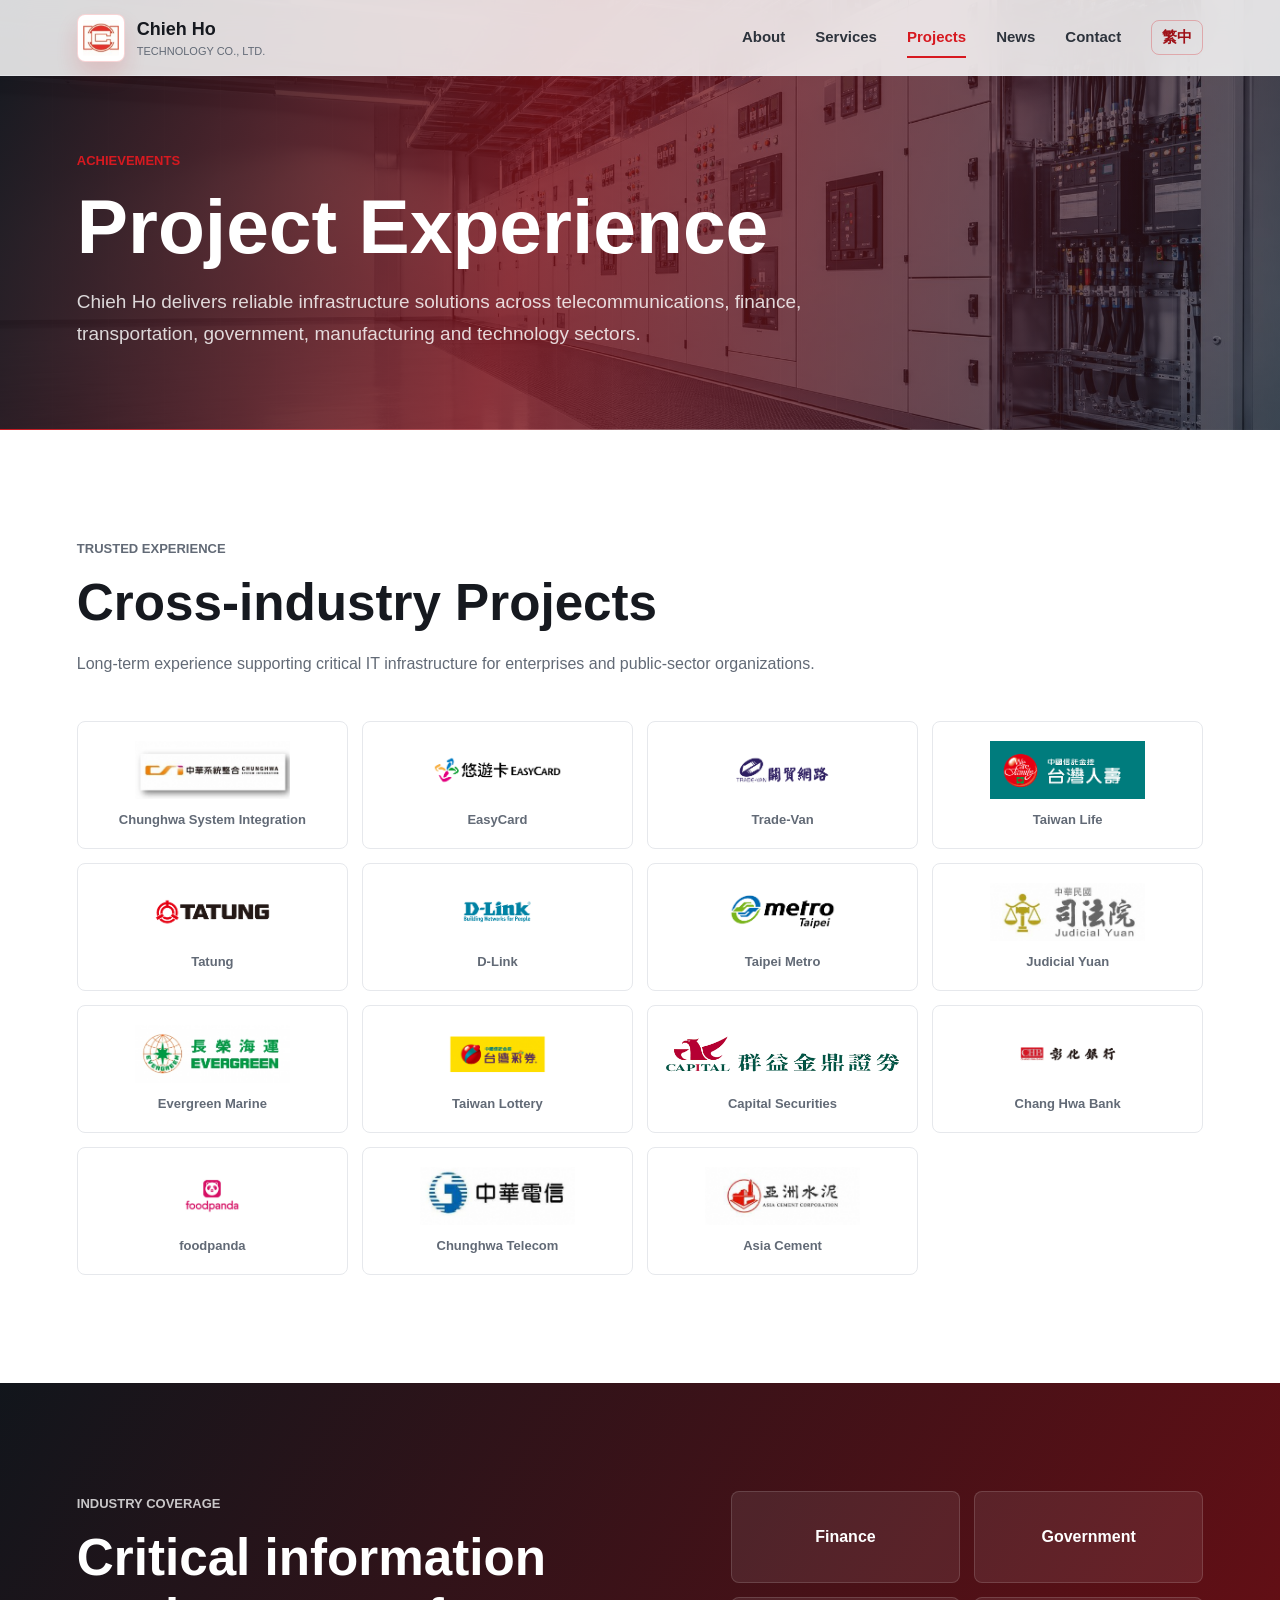
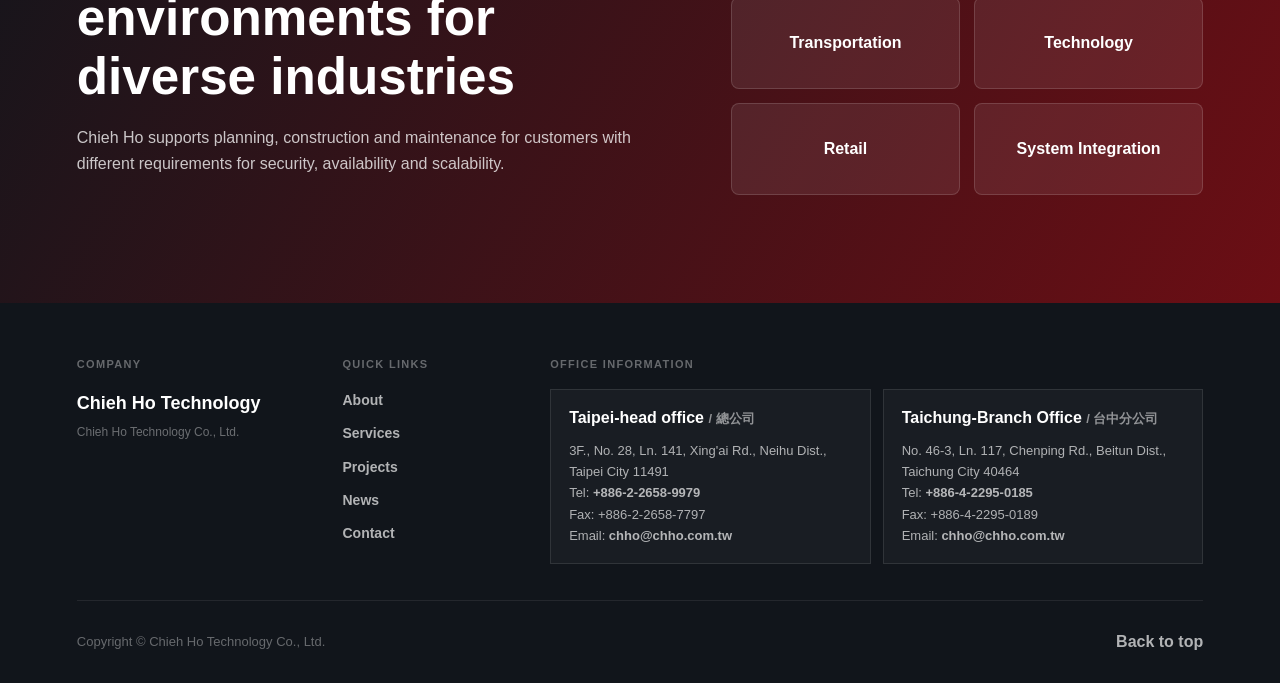
<file: en/case.html>
<!doctype html>
<html lang="en">
  <head>
    <meta charset="utf-8">
    <meta name="viewport" content="width=device-width, initial-scale=1">
    <title>Projects | Finance, Government &amp; Enterprise Experience</title>
    <meta name="description" content="Selected project experience across finance, government, transportation, manufacturing, retail, technology and enterprise infrastructure.">
    <!-- SEO: managed -->
    <link rel="canonical" href="https://www.chho.com.tw/en/case.html">
    <link rel="alternate" hreflang="zh-Hant" href="https://www.chho.com.tw/case.html">
    <link rel="alternate" hreflang="en" href="https://www.chho.com.tw/en/case.html">
    <link rel="alternate" hreflang="x-default" href="https://www.chho.com.tw/">
    <meta property="og:type" content="website">
    <meta property="og:site_name" content="Chieh Ho Technology Co., Ltd.">
    <meta property="og:locale" content="en_US">
    <meta property="og:locale:alternate" content="zh_TW">
    <meta property="og:title" content="Projects | Finance, Government &amp; Enterprise Experience">
    <meta property="og:description" content="Selected project experience across finance, government, transportation, manufacturing, retail, technology and enterprise infrastructure.">
    <meta property="og:url" content="https://www.chho.com.tw/en/case.html">
    <meta property="og:image" content="https://www.chho.com.tw/assets/5.png">
    <meta name="twitter:card" content="summary_large_image">
    <meta name="twitter:title" content="Projects | Finance, Government &amp; Enterprise Experience">
    <meta name="twitter:description" content="Selected project experience across finance, government, transportation, manufacturing, retail, technology and enterprise infrastructure.">
    <meta name="twitter:image" content="https://www.chho.com.tw/assets/5.png">
    <!-- /SEO: managed -->
    <link rel="icon" href="../assets/logo.jpg" type="image/jpeg">
    <link rel="stylesheet" href="../styles.css">
  </head>
  <body>
    <a class="skip-link" href="#main">Skip to main content</a>
    <header class="site-header" data-header>
      <a class="brand" href="index.html#top"><img class="brand-logo" src="../assets/logo.jpg" alt="Chieh Ho Technology"><span><strong>Chieh Ho</strong><small>Technology Co., Ltd.</small></span></a>
      <button class="nav-toggle" type="button" aria-expanded="false" aria-label="Open menu" data-nav-toggle><span></span><span></span></button>
      <nav class="site-nav" data-nav><a href="about.html">About</a><a href="service.html">Services</a><a href="case.html">Projects</a><a href="news.html">News</a><a href="index.html#contact">Contact</a><a class="lang-link" href="../case.html">繁中</a></nav>
    </header>
    <main id="main">
      <section class="page-hero page-case"><p class="eyebrow">Achievements</p><h1>Project Experience</h1><p>Chieh Ho delivers reliable infrastructure solutions across telecommunications, finance, transportation, government, manufacturing and technology sectors.</p></section>
      <section class="section"><div class="section-heading reveal"><p class="eyebrow">Trusted Experience</p><h2>Cross-industry Projects</h2><p>Long-term experience supporting critical IT infrastructure for enterprises and public-sector organizations.</p></div>
        <div class="client-marquee reveal" aria-label="Client logo list">
          <article class="client-logo"><img src="../assets/1682042407Y6QTY_1.jpg" alt="Chunghwa System Integration"><span>Chunghwa System Integration</span></article>
          <article class="client-logo"><img src="../assets/16234530436MPVH_1.png" alt="EasyCard"><span>EasyCard</span></article>
          <article class="client-logo"><img src="../assets/16234530643OBDE_1.png" alt="Trade-Van"><span>Trade-Van</span></article>
          <article class="client-logo"><img src="../assets/1623453081JIUG0_1.png" alt="Taiwan Life"><span>Taiwan Life</span></article>
          <article class="client-logo"><img src="../assets/1623453111CIJ7A_1.png" alt="Tatung"><span>Tatung</span></article>
          <article class="client-logo"><img src="../assets/1623453123D07H4_1.png" alt="D-Link"><span>D-Link</span></article>
          <article class="client-logo"><img src="../assets/1623453143Q16HA_1.png" alt="Taipei Metro"><span>Taipei Metro</span></article>
          <article class="client-logo"><img src="../assets/1681717175MJNWA_1.jpg" alt="Judicial Yuan"><span>Judicial Yuan</span></article>
          <article class="client-logo"><img src="../assets/1681717649WAES7_1.jpg" alt="Evergreen Marine"><span>Evergreen Marine</span></article>
          <article class="client-logo"><img src="../assets/1681718529CPOK0_1.png" alt="Taiwan Lottery"><span>Taiwan Lottery</span></article>
          <article class="client-logo"><img src="../assets/CAPITAL_images.png" alt="Capital Securities"><span>Capital Securities</span></article>
          <article class="client-logo"><img src="../assets/彰化銀行logo.png" alt="Chang Hwa Bank"><span>Chang Hwa Bank</span></article>
          <article class="client-logo"><img src="../assets/0hpRW5w61zL31qTD9hzL1QKjsRIwxZPSt1AzQyQE4FIhYgNQNCMW41QBlMDQYsNBN0KiIwRD9PChIndANZPSoBfjgWIxI3NQNdD3QLUDNJDTg3IDhOV2w.jpg" alt="foodpanda"><span>foodpanda</span></article>
          <article class="client-logo"><img src="../assets/1681719280G0FA4_1.jpg" alt="Chunghwa Telecom"><span>Chunghwa Telecom</span></article>
          <article class="client-logo"><img src="../assets/16817207614FEP9_1.jpg" alt="Asia Cement"><span>Asia Cement</span></article>
        </div>
      </section>
      <section class="section-band case-proof"><div class="proof-copy reveal"><p class="eyebrow">Industry Coverage</p><h2>Critical information environments for diverse industries</h2><p>Chieh Ho supports planning, construction and maintenance for customers with different requirements for security, availability and scalability.</p></div><div class="proof-grid reveal"><span>Finance</span><span>Government</span><span>Transportation</span><span>Technology</span><span>Retail</span><span>System Integration</span></div></section>
    </main>
    <footer class="site-footer">
      <div class="footer-grid footer-grid-expanded">
        <div>
          <span class="footer-label">Company</span>
          <span class="footer-brand-name">Chieh Ho Technology</span>
          <span class="footer-brand-sub">Chieh Ho Technology Co., Ltd.</span>
        </div>
        <nav>
          <span class="footer-label">Quick Links</span>
          <div class="footer-links">
            <a href="about.html">About</a>
            <a href="service.html">Services</a>
            <a href="case.html">Projects</a>
            <a href="news.html">News</a>
            <a href="index.html#contact">Contact</a>
          </div>
        </nav>
        <div class="footer-offices">
          <span class="footer-label">Office Information</span>
          <section class="footer-office-card">
            <h3>Taipei-head office <span>/ 總公司</span></h3>
            <p>3F., No. 28, Ln. 141, Xing'ai Rd., Neihu Dist., Taipei City 11491</p>
            <p>Tel: <a href="tel:+886226589979">+886-2-2658-9979</a></p>
            <p>Fax: +886-2-2658-7797</p>
            <p>Email: <a href="mailto:chho@chho.com.tw">chho@chho.com.tw</a></p>
          </section>
          <section class="footer-office-card">
            <h3>Taichung-Branch Office <span>/ 台中分公司</span></h3>
            <p>No. 46-3, Ln. 117, Chenping Rd., Beitun Dist., Taichung City 40464</p>
            <p>Tel: <a href="tel:+886422950185">+886-4-2295-0185</a></p>
            <p>Fax: +886-4-2295-0189</p>
            <p>Email: <a href="mailto:chho@chho.com.tw">chho@chho.com.tw</a></p>
          </section>
        </div>
      </div>
      <div class="footer-base">
        <p>Copyright © Chieh Ho Technology Co., Ltd.</p>
        <a href="#top">Back to top</a>
      </div>
    </footer>
    <script src="../script.js"></script>
  </body>
</html>
</file>
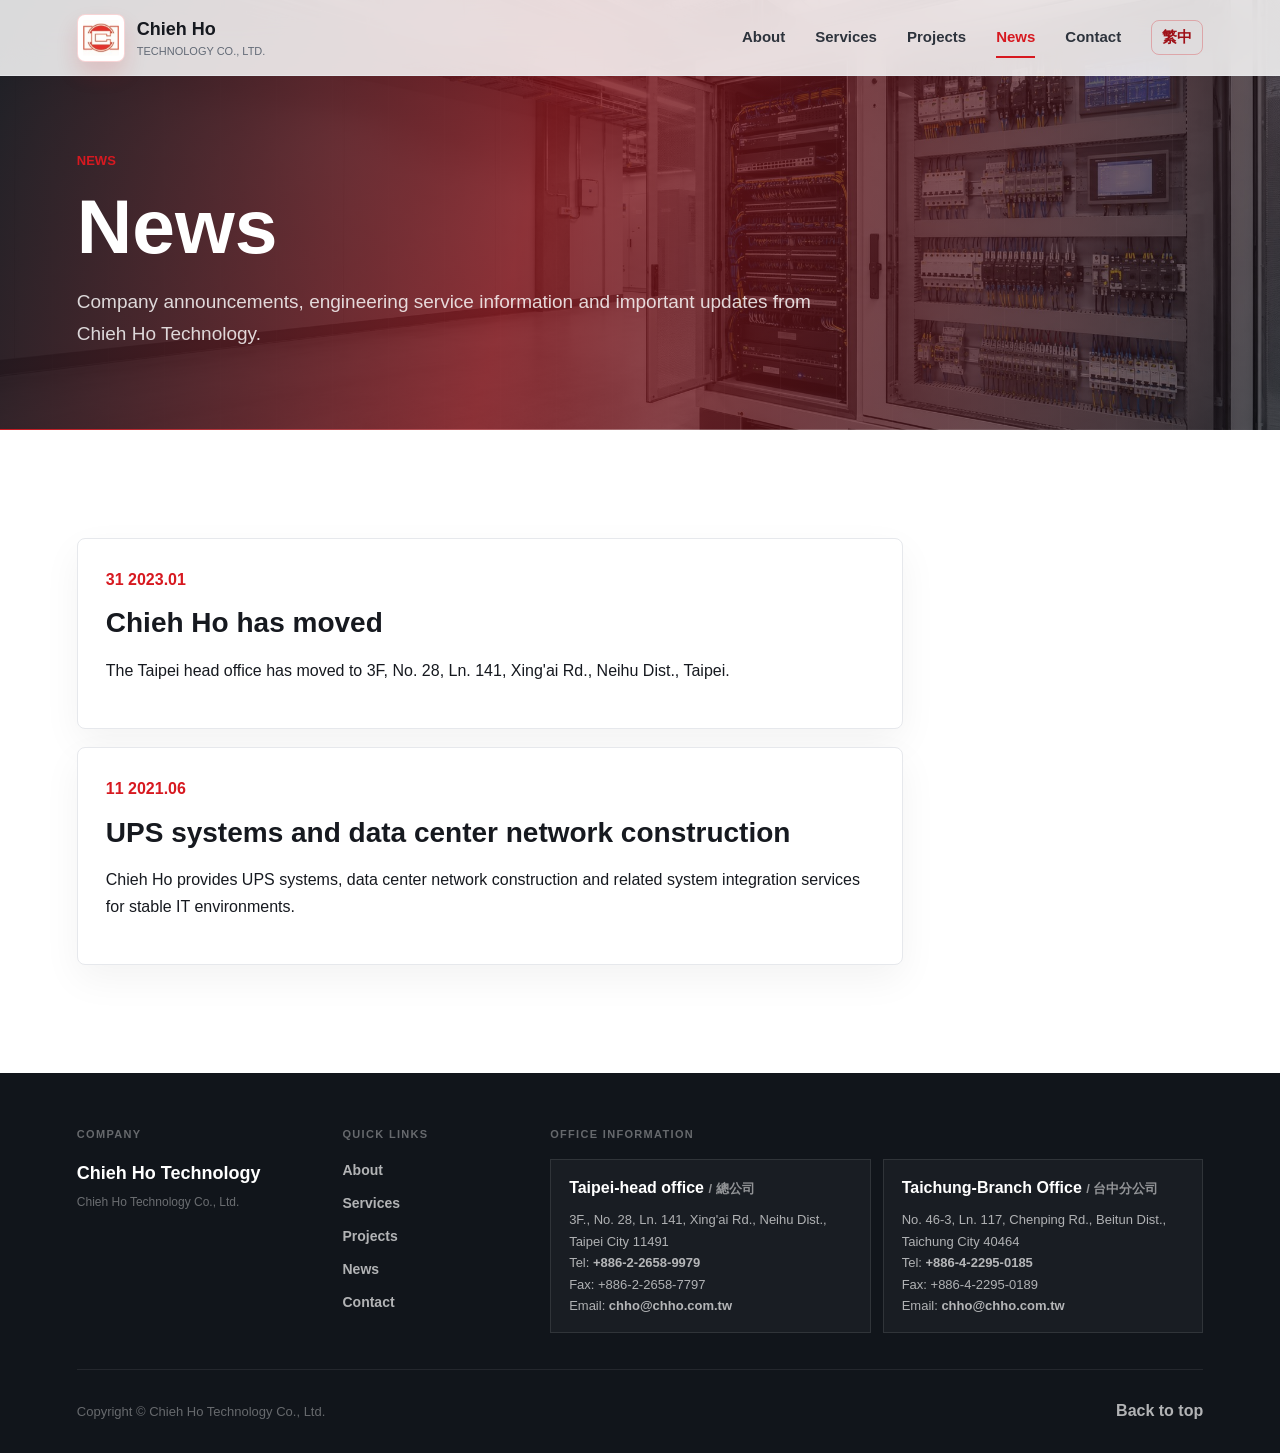
<file: en/news.html>
<!doctype html>
<html lang="en">
  <head>
    <meta charset="utf-8">
    <meta name="viewport" content="width=device-width, initial-scale=1">
    <title>News | Chieh Ho Technology Updates</title>
    <meta name="description" content="Company news, service updates and engineering information from Chieh Ho Technology for data center, network and IT infrastructure projects.">
    <!-- SEO: managed -->
    <link rel="canonical" href="https://www.chho.com.tw/en/news.html">
    <link rel="alternate" hreflang="zh-Hant" href="https://www.chho.com.tw/news.html">
    <link rel="alternate" hreflang="en" href="https://www.chho.com.tw/en/news.html">
    <link rel="alternate" hreflang="x-default" href="https://www.chho.com.tw/">
    <meta property="og:type" content="website">
    <meta property="og:site_name" content="Chieh Ho Technology Co., Ltd.">
    <meta property="og:locale" content="en_US">
    <meta property="og:locale:alternate" content="zh_TW">
    <meta property="og:title" content="News | Chieh Ho Technology Updates">
    <meta property="og:description" content="Company news, service updates and engineering information from Chieh Ho Technology for data center, network and IT infrastructure projects.">
    <meta property="og:url" content="https://www.chho.com.tw/en/news.html">
    <meta property="og:image" content="https://www.chho.com.tw/assets/5.png">
    <meta name="twitter:card" content="summary_large_image">
    <meta name="twitter:title" content="News | Chieh Ho Technology Updates">
    <meta name="twitter:description" content="Company news, service updates and engineering information from Chieh Ho Technology for data center, network and IT infrastructure projects.">
    <meta name="twitter:image" content="https://www.chho.com.tw/assets/5.png">
    <!-- /SEO: managed -->
    <link rel="icon" href="../assets/logo.jpg" type="image/jpeg">
    <link rel="stylesheet" href="../styles.css">
  </head>
  <body>
    <a class="skip-link" href="#main">Skip to main content</a>
    <header class="site-header" data-header>
      <a class="brand" href="index.html#top"><img class="brand-logo" src="../assets/logo.jpg" alt="Chieh Ho Technology"><span><strong>Chieh Ho</strong><small>Technology Co., Ltd.</small></span></a>
      <button class="nav-toggle" type="button" aria-expanded="false" aria-label="Open menu" data-nav-toggle><span></span><span></span></button>
      <nav class="site-nav" data-nav><a href="about.html">About</a><a href="service.html">Services</a><a href="case.html">Projects</a><a href="news.html">News</a><a href="index.html#contact">Contact</a><a class="lang-link" href="../news.html">繁中</a></nav>
    </header>
    <main id="main">
      <section class="page-hero page-news"><p class="eyebrow">News</p><h1>News</h1><p>Company announcements, engineering service information and important updates from Chieh Ho Technology.</p></section>
      <section class="section news-list">
        <article class="news-card reveal"><time datetime="2023-01-31">31 2023.01</time><h2>Chieh Ho has moved</h2><p>The Taipei head office has moved to 3F, No. 28, Ln. 141, Xing'ai Rd., Neihu Dist., Taipei.</p></article>
        <article class="news-card reveal"><time datetime="2021-06-11">11 2021.06</time><h2>UPS systems and data center network construction</h2><p>Chieh Ho provides UPS systems, data center network construction and related system integration services for stable IT environments.</p></article>
      </section>
    </main>
    <footer class="site-footer">
      <div class="footer-grid footer-grid-expanded">
        <div>
          <span class="footer-label">Company</span>
          <span class="footer-brand-name">Chieh Ho Technology</span>
          <span class="footer-brand-sub">Chieh Ho Technology Co., Ltd.</span>
        </div>
        <nav>
          <span class="footer-label">Quick Links</span>
          <div class="footer-links">
            <a href="about.html">About</a>
            <a href="service.html">Services</a>
            <a href="case.html">Projects</a>
            <a href="news.html">News</a>
            <a href="index.html#contact">Contact</a>
          </div>
        </nav>
        <div class="footer-offices">
          <span class="footer-label">Office Information</span>
          <section class="footer-office-card">
            <h3>Taipei-head office <span>/ 總公司</span></h3>
            <p>3F., No. 28, Ln. 141, Xing'ai Rd., Neihu Dist., Taipei City 11491</p>
            <p>Tel: <a href="tel:+886226589979">+886-2-2658-9979</a></p>
            <p>Fax: +886-2-2658-7797</p>
            <p>Email: <a href="mailto:chho@chho.com.tw">chho@chho.com.tw</a></p>
          </section>
          <section class="footer-office-card">
            <h3>Taichung-Branch Office <span>/ 台中分公司</span></h3>
            <p>No. 46-3, Ln. 117, Chenping Rd., Beitun Dist., Taichung City 40464</p>
            <p>Tel: <a href="tel:+886422950185">+886-4-2295-0185</a></p>
            <p>Fax: +886-4-2295-0189</p>
            <p>Email: <a href="mailto:chho@chho.com.tw">chho@chho.com.tw</a></p>
          </section>
        </div>
      </div>
      <div class="footer-base">
        <p>Copyright © Chieh Ho Technology Co., Ltd.</p>
        <a href="#top">Back to top</a>
      </div>
    </footer>
    <script src="../script.js"></script>
  </body>
</html>
</file>
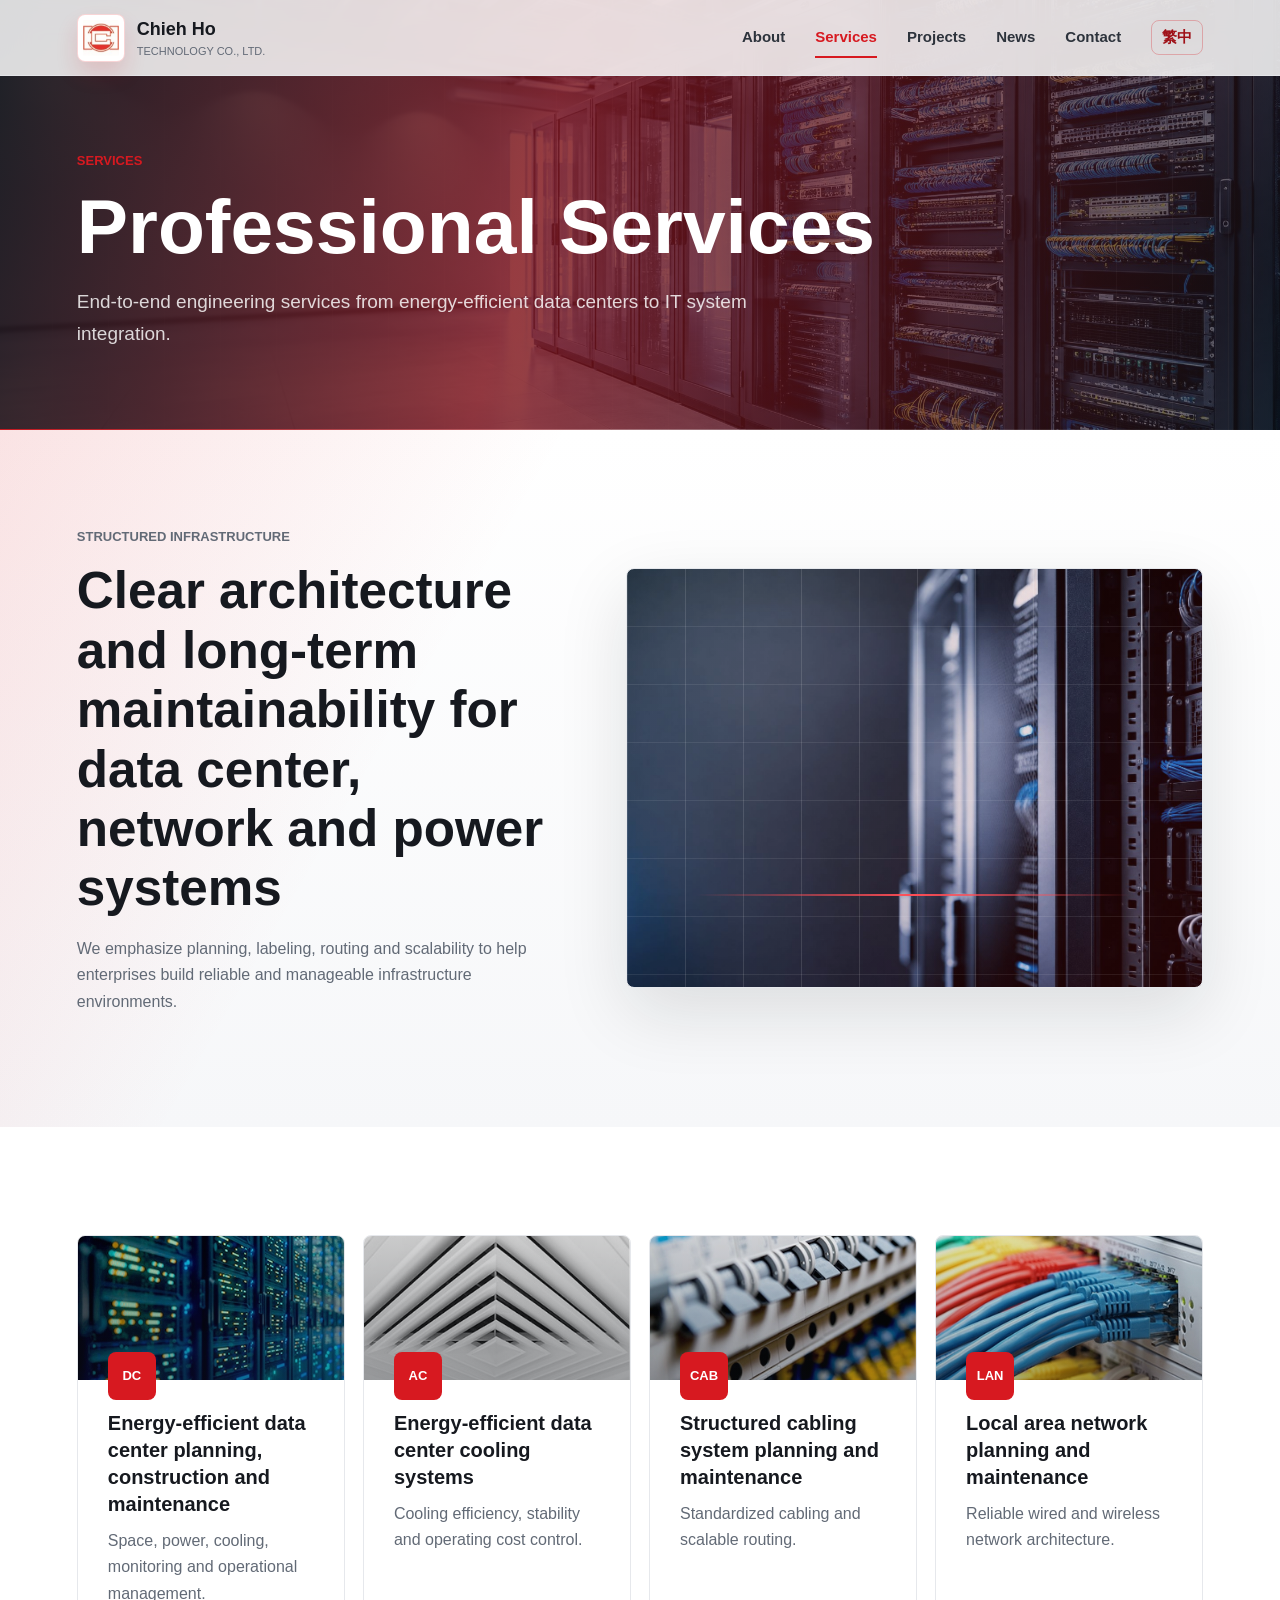
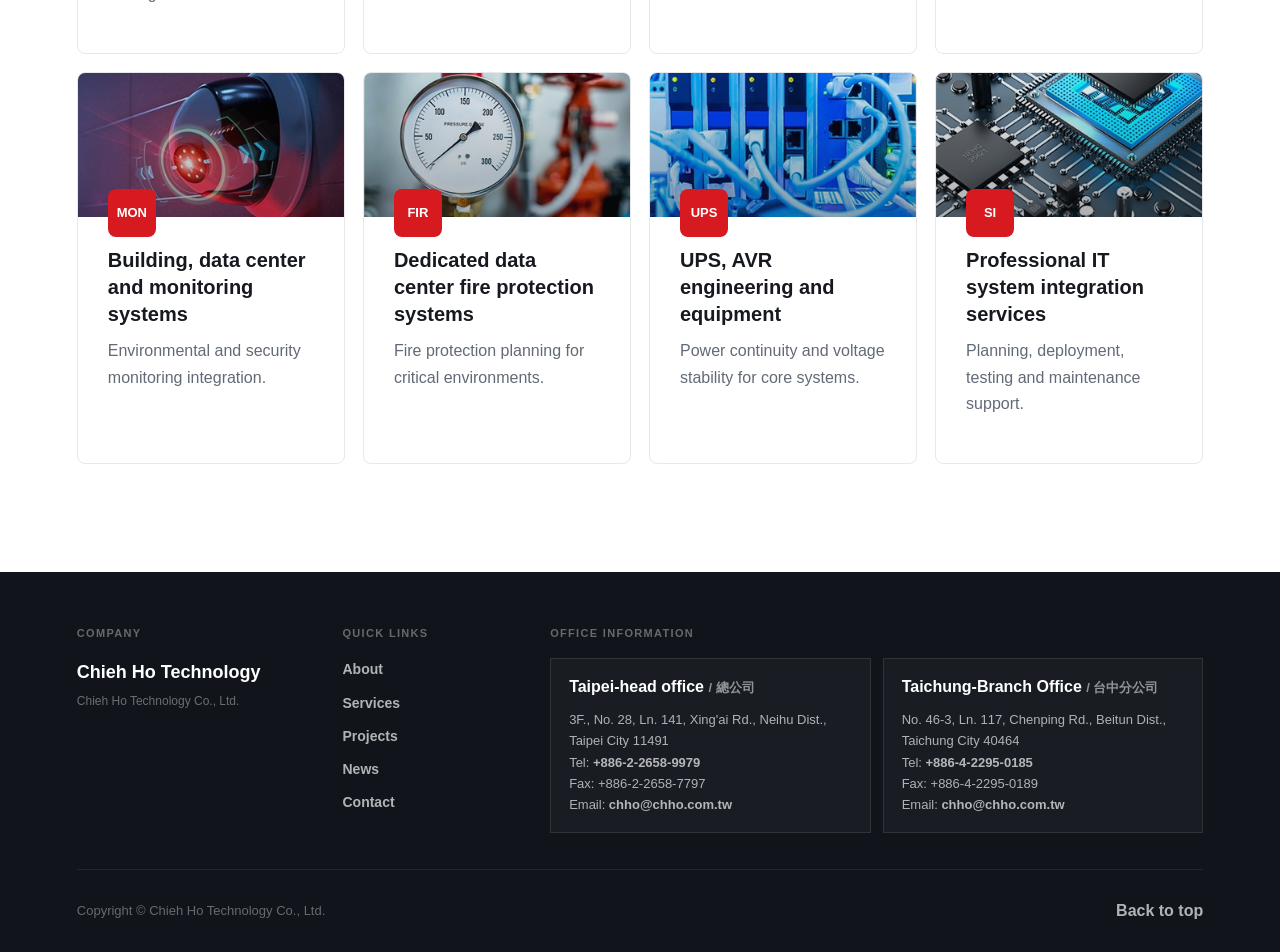
<file: en/service.html>
<!doctype html>
<html lang="en">
  <head>
    <meta charset="utf-8">
    <meta name="viewport" content="width=device-width, initial-scale=1">
    <title>Services | Data Center, Cabling, UPS &amp; Integration</title>
    <meta name="description" content="Professional services for data centers, cooling, structured cabling, LAN, monitoring, fire protection, UPS, AVR and IT system integration.">
    <!-- SEO: managed -->
    <link rel="canonical" href="https://www.chho.com.tw/en/service.html">
    <link rel="alternate" hreflang="zh-Hant" href="https://www.chho.com.tw/service.html">
    <link rel="alternate" hreflang="en" href="https://www.chho.com.tw/en/service.html">
    <link rel="alternate" hreflang="x-default" href="https://www.chho.com.tw/">
    <meta property="og:type" content="website">
    <meta property="og:site_name" content="Chieh Ho Technology Co., Ltd.">
    <meta property="og:locale" content="en_US">
    <meta property="og:locale:alternate" content="zh_TW">
    <meta property="og:title" content="Services | Data Center, Cabling, UPS &amp; Integration">
    <meta property="og:description" content="Professional services for data centers, cooling, structured cabling, LAN, monitoring, fire protection, UPS, AVR and IT system integration.">
    <meta property="og:url" content="https://www.chho.com.tw/en/service.html">
    <meta property="og:image" content="https://www.chho.com.tw/assets/5.png">
    <meta name="twitter:card" content="summary_large_image">
    <meta name="twitter:title" content="Services | Data Center, Cabling, UPS &amp; Integration">
    <meta name="twitter:description" content="Professional services for data centers, cooling, structured cabling, LAN, monitoring, fire protection, UPS, AVR and IT system integration.">
    <meta name="twitter:image" content="https://www.chho.com.tw/assets/5.png">
    <!-- /SEO: managed -->
    <link rel="icon" href="../assets/logo.jpg" type="image/jpeg">
    <link rel="stylesheet" href="../styles.css">
  </head>
  <body>
    <a class="skip-link" href="#main">Skip to main content</a>
    <header class="site-header" data-header>
      <a class="brand" href="index.html#top"><img class="brand-logo" src="../assets/logo.jpg" alt="Chieh Ho Technology"><span><strong>Chieh Ho</strong><small>Technology Co., Ltd.</small></span></a>
      <button class="nav-toggle" type="button" aria-expanded="false" aria-label="Open menu" data-nav-toggle><span></span><span></span></button>
      <nav class="site-nav" data-nav><a href="about.html">About</a><a href="service.html">Services</a><a href="case.html">Projects</a><a href="news.html">News</a><a href="index.html#contact">Contact</a><a class="lang-link" href="../service.html">繁中</a></nav>
    </header>
    <main id="main">
      <section class="page-hero page-service"><p class="eyebrow">Services</p><h1>Professional Services</h1><p>End-to-end engineering services from energy-efficient data centers to IT system integration.</p></section>
      <section class="service-feature section-band"><div class="service-feature-copy reveal"><p class="eyebrow">Structured Infrastructure</p><h2>Clear architecture and long-term maintainability for data center, network and power systems</h2><p>We emphasize planning, labeling, routing and scalability to help enterprises build reliable and manageable infrastructure environments.</p></div><div class="service-feature-media reveal" aria-label="Structured cabling and rack integration"></div></section>
      <section class="section"><div class="service-grid page-service-grid">
        <article class="service-card media-service-card reveal"><img src="../assets/service-datacenter.jpg" alt="Energy-efficient data center planning and construction" loading="lazy"><div class="service-icon">DC</div><h3>Energy-efficient data center planning, construction and maintenance</h3><p>Space, power, cooling, monitoring and operational management.</p></article>
        <article class="service-card media-service-card reveal"><img src="../assets/service-cooling.jpg" alt="Data center cooling system planning" loading="lazy"><div class="service-icon">AC</div><h3>Energy-efficient data center cooling systems</h3><p>Cooling efficiency, stability and operating cost control.</p></article>
        <article class="service-card media-service-card reveal"><img src="../assets/service-cabling.jpg" alt="Structured cabling system engineering" loading="lazy"><div class="service-icon">CAB</div><h3>Structured cabling system planning and maintenance</h3><p>Standardized cabling and scalable routing.</p></article>
        <article class="service-card media-service-card reveal"><img src="../assets/service-lan.jpg" alt="Local area network planning and construction" loading="lazy"><div class="service-icon">LAN</div><h3>Local area network planning and maintenance</h3><p>Reliable wired and wireless network architecture.</p></article>
        <article class="service-card media-service-card reveal"><img src="../assets/service-monitoring.jpg" alt="Building and data center monitoring systems" loading="lazy"><div class="service-icon">MON</div><h3>Building, data center and monitoring systems</h3><p>Environmental and security monitoring integration.</p></article>
        <article class="service-card media-service-card reveal"><img src="../assets/service-fire.jpg" alt="Data center fire protection system planning" loading="lazy"><div class="service-icon">FIR</div><h3>Dedicated data center fire protection systems</h3><p>Fire protection planning for critical environments.</p></article>
        <article class="service-card media-service-card reveal"><img src="../assets/service-ups.jpg" alt="UPS and AVR power system equipment" loading="lazy"><div class="service-icon">UPS</div><h3>UPS, AVR engineering and equipment</h3><p>Power continuity and voltage stability for core systems.</p></article>
        <article class="service-card media-service-card reveal"><img src="../assets/service-system-integration.jpg" alt="IT system integration professional services" loading="lazy"><div class="service-icon">SI</div><h3>Professional IT system integration services</h3><p>Planning, deployment, testing and maintenance support.</p></article>
      </div></section>
    </main>
    <footer class="site-footer">
      <div class="footer-grid footer-grid-expanded">
        <div>
          <span class="footer-label">Company</span>
          <span class="footer-brand-name">Chieh Ho Technology</span>
          <span class="footer-brand-sub">Chieh Ho Technology Co., Ltd.</span>
        </div>
        <nav>
          <span class="footer-label">Quick Links</span>
          <div class="footer-links">
            <a href="about.html">About</a>
            <a href="service.html">Services</a>
            <a href="case.html">Projects</a>
            <a href="news.html">News</a>
            <a href="index.html#contact">Contact</a>
          </div>
        </nav>
        <div class="footer-offices">
          <span class="footer-label">Office Information</span>
          <section class="footer-office-card">
            <h3>Taipei-head office <span>/ 總公司</span></h3>
            <p>3F., No. 28, Ln. 141, Xing'ai Rd., Neihu Dist., Taipei City 11491</p>
            <p>Tel: <a href="tel:+886226589979">+886-2-2658-9979</a></p>
            <p>Fax: +886-2-2658-7797</p>
            <p>Email: <a href="mailto:chho@chho.com.tw">chho@chho.com.tw</a></p>
          </section>
          <section class="footer-office-card">
            <h3>Taichung-Branch Office <span>/ 台中分公司</span></h3>
            <p>No. 46-3, Ln. 117, Chenping Rd., Beitun Dist., Taichung City 40464</p>
            <p>Tel: <a href="tel:+886422950185">+886-4-2295-0185</a></p>
            <p>Fax: +886-4-2295-0189</p>
            <p>Email: <a href="mailto:chho@chho.com.tw">chho@chho.com.tw</a></p>
          </section>
        </div>
      </div>
      <div class="footer-base">
        <p>Copyright © Chieh Ho Technology Co., Ltd.</p>
        <a href="#top">Back to top</a>
      </div>
    </footer>
    <script src="../script.js"></script>
  </body>
</html>
</file>
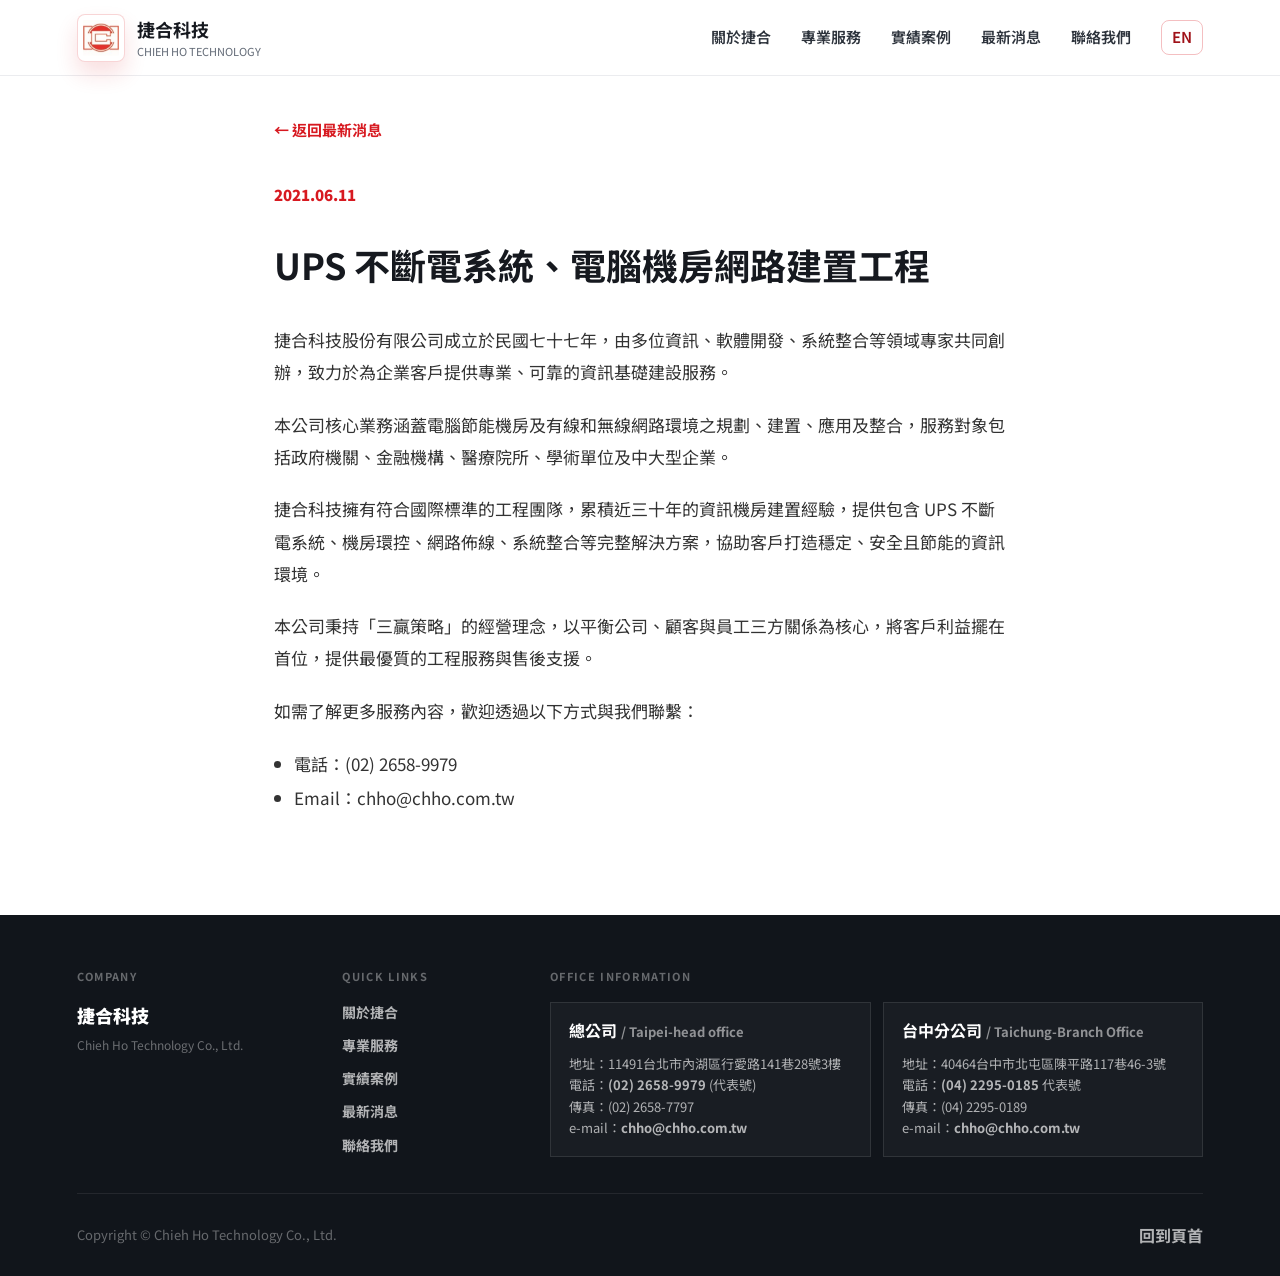
<file: news/2021-06-11.html>
<!doctype html>
<html lang="zh-Hant">
  <head>
    <meta charset="utf-8">
    <meta name="viewport" content="width=device-width, initial-scale=1">
    <title>UPS 不斷電系統、電腦機房網路建置工程｜最新消息｜捷合科技</title>
    <meta name="description" content="捷合科技提供不斷電系統、電腦機房網路建置與相關系統整合服務，協助企業打造穩定可靠的資訊環境。">
    <link rel="canonical" href="https://www.chho.com.tw/news/2021-06-11.html">
    <link rel="icon" href="../assets/logo.jpg" type="image/jpeg">
    <link rel="preconnect" href="https://fonts.googleapis.com">
    <link rel="preconnect" href="https://fonts.gstatic.com" crossorigin>
    <link href="https://fonts.googleapis.com/css2?family=Noto+Sans+TC:wght@400;700;800;900&display=swap" rel="stylesheet">
    <link rel="stylesheet" href="../styles.css">
    <style>
      .news-detail { max-width: 780px; margin: 0 auto; padding: 116px 24px 80px; }
      .news-detail-meta { display: flex; align-items: center; gap: 16px; margin-bottom: 32px; }
      .news-detail-meta time { color: var(--red); font-weight: 900; font-size: 15px; }
      .news-detail h1 { font-size: clamp(24px, 4vw, 36px); margin-bottom: 36px; line-height: 1.35; }
      .news-detail-body { font-size: 17px; line-height: 1.9; color: #333; }
      .news-detail-body p { margin-bottom: 20px; }
      .news-back { display: inline-flex; align-items: center; gap: 6px; margin-bottom: 40px; color: var(--red); font-weight: 700; text-decoration: none; font-size: 15px; }
      .news-back:hover { text-decoration: underline; }
    </style>
  </head>
  <body>
    <a class="skip-link" href="#main">跳到主要內容</a>
    <header class="site-header" data-header>
      <a class="brand" href="../index.html" aria-label="捷合科技首頁">
        <img class="brand-logo" src="../assets/logo.jpg" alt="捷合科技">
        <span><strong>捷合科技</strong><small>Chieh Ho Technology</small></span>
      </a>
      <button class="nav-toggle" type="button" aria-expanded="false" aria-label="開啟選單" data-nav-toggle><span></span><span></span></button>
      <nav class="site-nav" data-nav>
        <a href="../about.html">關於捷合</a>
        <a href="../service.html">專業服務</a>
        <a href="../case.html">實績案例</a>
        <a href="../news.html">最新消息</a>
        <a href="../index.html#contact">聯絡我們</a>
        <a class="lang-link" href="#">EN</a>
      </nav>
    </header>

    <main id="main">
      <div class="news-detail">
        <a class="news-back" href="../news.html">← 返回最新消息</a>
        <div class="news-detail-meta">
          <time datetime="2021-06-11">2021.06.11</time>
        </div>
        <h1>UPS 不斷電系統、電腦機房網路建置工程</h1>
        <div class="news-detail-body">
          <p>捷合科技股份有限公司成立於民國七十七年，由多位資訊、軟體開發、系統整合等領域專家共同創辦，致力於為企業客戶提供專業、可靠的資訊基礎建設服務。</p>
          <p>本公司核心業務涵蓋電腦節能機房及有線和無線網路環境之規劃、建置、應用及整合，服務對象包括政府機關、金融機構、醫療院所、學術單位及中大型企業。</p>
          <p>捷合科技擁有符合國際標準的工程團隊，累積近三十年的資訊機房建置經驗，提供包含 UPS 不斷電系統、機房環控、網路佈線、系統整合等完整解決方案，協助客戶打造穩定、安全且節能的資訊環境。</p>
          <p>本公司秉持「三贏策略」的經營理念，以平衡公司、顧客與員工三方關係為核心，將客戶利益擺在首位，提供最優質的工程服務與售後支援。</p>
          <p>如需了解更多服務內容，歡迎透過以下方式與我們聯繫：</p>
          <ul style="margin-bottom:20px; padding-left:20px; line-height:2;">
            <li>電話：<a href="tel:+886226589979">(02) 2658-9979</a></li>
            <li>Email：<a href="mailto:chho@chho.com.tw">chho@chho.com.tw</a></li>
          </ul>
        </div>
      </div>
    </main>

    <footer class="site-footer">
      <div class="footer-grid footer-grid-expanded">
        <div>
          <span class="footer-label">Company</span>
          <span class="footer-brand-name">捷合科技</span>
          <span class="footer-brand-sub">Chieh Ho Technology Co., Ltd.</span>
        </div>
        <nav>
          <span class="footer-label">Quick Links</span>
          <div class="footer-links">
            <a href="../about.html">關於捷合</a>
            <a href="../service.html">專業服務</a>
            <a href="../case.html">實績案例</a>
            <a href="../news.html">最新消息</a>
            <a href="../index.html#contact">聯絡我們</a>
          </div>
        </nav>
        <div class="footer-offices">
          <span class="footer-label">Office Information</span>
          <section class="footer-office-card">
            <h3>總公司 <span>/ Taipei-head office</span></h3>
            <p>地址：11491台北市內湖區行愛路141巷28號3樓</p>
            <p>電話：<a href="tel:+886226589979">(02) 2658-9979</a> (代表號)</p>
            <p>傳真：(02) 2658-7797</p>
            <p>e-mail：<a href="mailto:chho@chho.com.tw">chho@chho.com.tw</a></p>
          </section>
          <section class="footer-office-card">
            <h3>台中分公司 <span>/ Taichung-Branch Office</span></h3>
            <p>地址：40464台中市北屯區陳平路117巷46-3號</p>
            <p>電話：<a href="tel:+886422950185">(04) 2295-0185</a> 代表號</p>
            <p>傳真：(04) 2295-0189</p>
            <p>e-mail：<a href="mailto:chho@chho.com.tw">chho@chho.com.tw</a></p>
          </section>
        </div>
      </div>
      <div class="footer-base">
        <p>Copyright © Chieh Ho Technology Co., Ltd.</p>
        <a href="#top">回到頁首</a>
      </div>
    </footer>
    <script src="../script.js"></script>
  </body>
</html>
</file>
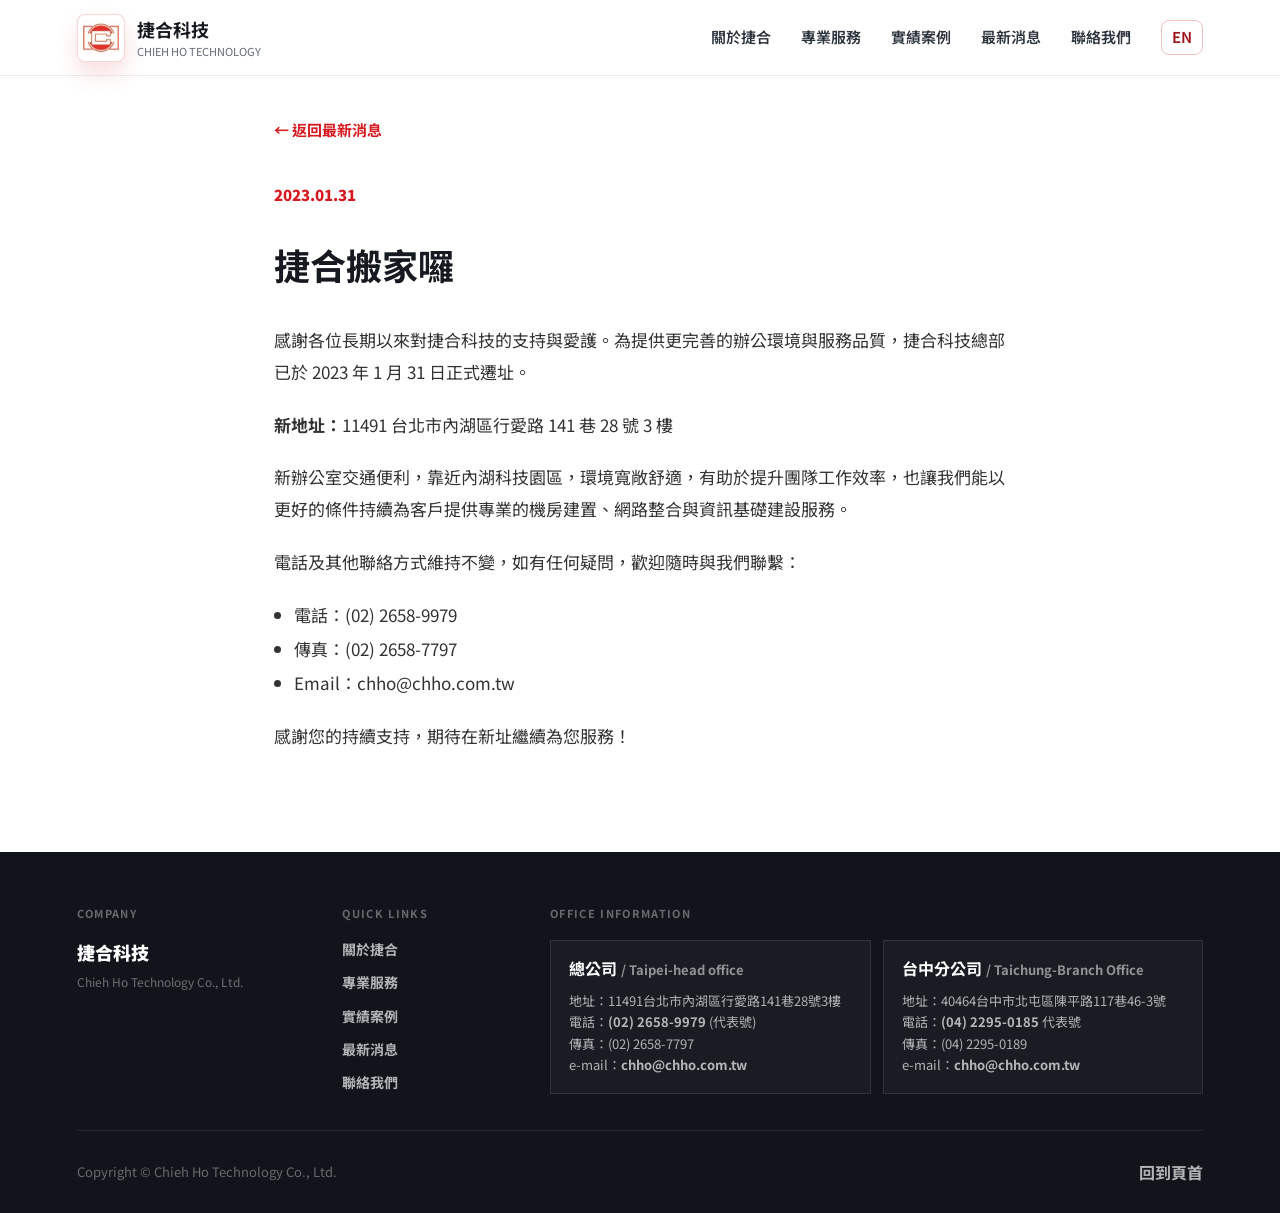
<file: news/2023-01-31.html>
<!doctype html>
<html lang="zh-Hant">
  <head>
    <meta charset="utf-8">
    <meta name="viewport" content="width=device-width, initial-scale=1">
    <title>捷合搬家囉｜最新消息｜捷合科技</title>
    <meta name="description" content="捷合科技總部正式遷址至台北市內湖區行愛路，期待以全新環境繼續為客戶提供優質服務。">
    <link rel="canonical" href="https://www.chho.com.tw/news/2023-01-31.html">
    <link rel="icon" href="../assets/logo.jpg" type="image/jpeg">
    <link rel="preconnect" href="https://fonts.googleapis.com">
    <link rel="preconnect" href="https://fonts.gstatic.com" crossorigin>
    <link href="https://fonts.googleapis.com/css2?family=Noto+Sans+TC:wght@400;700;800;900&display=swap" rel="stylesheet">
    <link rel="stylesheet" href="../styles.css">
    <style>
      .news-detail { max-width: 780px; margin: 0 auto; padding: 116px 24px 80px; }
      .news-detail-meta { display: flex; align-items: center; gap: 16px; margin-bottom: 32px; }
      .news-detail-meta time { color: var(--red); font-weight: 900; font-size: 15px; }
      .news-detail h1 { font-size: clamp(24px, 4vw, 36px); margin-bottom: 36px; line-height: 1.35; }
      .news-detail-body { font-size: 17px; line-height: 1.9; color: #333; }
      .news-detail-body p { margin-bottom: 20px; }
      .news-back { display: inline-flex; align-items: center; gap: 6px; margin-bottom: 40px; color: var(--red); font-weight: 700; text-decoration: none; font-size: 15px; }
      .news-back:hover { text-decoration: underline; }
    </style>
  </head>
  <body>
    <a class="skip-link" href="#main">跳到主要內容</a>
    <header class="site-header" data-header>
      <a class="brand" href="../index.html" aria-label="捷合科技首頁">
        <img class="brand-logo" src="../assets/logo.jpg" alt="捷合科技">
        <span><strong>捷合科技</strong><small>Chieh Ho Technology</small></span>
      </a>
      <button class="nav-toggle" type="button" aria-expanded="false" aria-label="開啟選單" data-nav-toggle><span></span><span></span></button>
      <nav class="site-nav" data-nav>
        <a href="../about.html">關於捷合</a>
        <a href="../service.html">專業服務</a>
        <a href="../case.html">實績案例</a>
        <a href="../news.html">最新消息</a>
        <a href="../index.html#contact">聯絡我們</a>
        <a class="lang-link" href="#">EN</a>
      </nav>
    </header>

    <main id="main">
      <div class="news-detail">
        <a class="news-back" href="../news.html">← 返回最新消息</a>
        <div class="news-detail-meta">
          <time datetime="2023-01-31">2023.01.31</time>
        </div>
        <h1>捷合搬家囉</h1>
        <div class="news-detail-body">
          <p>感謝各位長期以來對捷合科技的支持與愛護。為提供更完善的辦公環境與服務品質，捷合科技總部已於 2023 年 1 月 31 日正式遷址。</p>
          <p><strong>新地址：</strong>11491 台北市內湖區行愛路 141 巷 28 號 3 樓</p>
          <p>新辦公室交通便利，靠近內湖科技園區，環境寬敞舒適，有助於提升團隊工作效率，也讓我們能以更好的條件持續為客戶提供專業的機房建置、網路整合與資訊基礎建設服務。</p>
          <p>電話及其他聯絡方式維持不變，如有任何疑問，歡迎隨時與我們聯繫：</p>
          <ul style="margin-bottom:20px; padding-left:20px; line-height:2;">
            <li>電話：<a href="tel:+886226589979">(02) 2658-9979</a></li>
            <li>傳真：(02) 2658-7797</li>
            <li>Email：<a href="mailto:chho@chho.com.tw">chho@chho.com.tw</a></li>
          </ul>
          <p>感謝您的持續支持，期待在新址繼續為您服務！</p>
        </div>
      </div>
    </main>

    <footer class="site-footer">
      <div class="footer-grid footer-grid-expanded">
        <div>
          <span class="footer-label">Company</span>
          <span class="footer-brand-name">捷合科技</span>
          <span class="footer-brand-sub">Chieh Ho Technology Co., Ltd.</span>
        </div>
        <nav>
          <span class="footer-label">Quick Links</span>
          <div class="footer-links">
            <a href="../about.html">關於捷合</a>
            <a href="../service.html">專業服務</a>
            <a href="../case.html">實績案例</a>
            <a href="../news.html">最新消息</a>
            <a href="../index.html#contact">聯絡我們</a>
          </div>
        </nav>
        <div class="footer-offices">
          <span class="footer-label">Office Information</span>
          <section class="footer-office-card">
            <h3>總公司 <span>/ Taipei-head office</span></h3>
            <p>地址：11491台北市內湖區行愛路141巷28號3樓</p>
            <p>電話：<a href="tel:+886226589979">(02) 2658-9979</a> (代表號)</p>
            <p>傳真：(02) 2658-7797</p>
            <p>e-mail：<a href="mailto:chho@chho.com.tw">chho@chho.com.tw</a></p>
          </section>
          <section class="footer-office-card">
            <h3>台中分公司 <span>/ Taichung-Branch Office</span></h3>
            <p>地址：40464台中市北屯區陳平路117巷46-3號</p>
            <p>電話：<a href="tel:+886422950185">(04) 2295-0185</a> 代表號</p>
            <p>傳真：(04) 2295-0189</p>
            <p>e-mail：<a href="mailto:chho@chho.com.tw">chho@chho.com.tw</a></p>
          </section>
        </div>
      </div>
      <div class="footer-base">
        <p>Copyright © Chieh Ho Technology Co., Ltd.</p>
        <a href="#top">回到頁首</a>
      </div>
    </footer>
    <script src="../script.js"></script>
  </body>
</html>
</file>
<file: styles.css>
:root {
  --red: #d71920;
  --red-dark: #9f1118;
  --ink: #16191f;
  --muted: #626a76;
  --line: #e6e8ec;
  --panel: #ffffff;
  --soft: #f6f7f9;
  --dark: #11151b;
  --shadow: 0 24px 70px rgba(17, 21, 27, 0.12);
}

* {
  box-sizing: border-box;
}

html {
  scroll-behavior: smooth;
}

[id] {
  scroll-margin-top: 86px;
}

body {
  margin: 0;
  color: var(--ink);
  font-family: "Noto Sans TC", "Microsoft JhengHei", Arial, sans-serif;
  line-height: 1.65;
  background: #fff;
}

a {
  color: inherit;
  text-decoration: none;
}

a:focus-visible,
button:focus-visible,
input:focus-visible,
select:focus-visible,
textarea:focus-visible {
  outline: 3px solid rgba(215, 25, 32, 0.72);
  outline-offset: 4px;
}

.skip-link {
  position: fixed;
  z-index: 100;
  top: 12px;
  left: 12px;
  padding: 10px 14px;
  color: #fff;
  background: var(--red-dark);
  border-radius: 6px;
  font-weight: 900;
  transform: translateY(-140%);
  transition: transform 0.18s ease;
}

.skip-link:focus {
  transform: translateY(0);
}

.site-header {
  position: fixed;
  z-index: 20;
  top: 0;
  left: 0;
  right: 0;
  display: flex;
  align-items: center;
  justify-content: space-between;
  min-height: 76px;
  padding: 0 6vw;
  background: rgba(255, 255, 255, 0.84);
  border-bottom: 1px solid rgba(230, 232, 236, 0.8);
  backdrop-filter: blur(18px);
  transition: box-shadow 0.25s ease, min-height 0.25s ease;
}

.site-header.is-scrolled {
  min-height: 64px;
  box-shadow: 0 14px 38px rgba(17, 21, 27, 0.08);
}

.brand {
  display: inline-flex;
  align-items: center;
  gap: 12px;
  min-width: 185px;
}

.brand-logo {
  display: block;
  width: 48px;
  height: 48px;
  padding: 5px;
  background: #fff;
  border: 1px solid rgba(215, 25, 32, 0.18);
  border-radius: 8px;
  box-shadow: 0 12px 22px rgba(215, 25, 32, 0.14);
  object-fit: contain;
}

.brand strong,
.brand small {
  display: block;
}

.brand strong {
  font-size: 18px;
  letter-spacing: 0;
}

.brand small {
  margin-top: -3px;
  color: var(--muted);
  font-size: 11px;
  text-transform: uppercase;
}

.site-nav {
  display: flex;
  align-items: center;
  gap: 30px;
  color: #2d333c;
  font-size: 15px;
  font-weight: 600;
}

.site-nav a {
  position: relative;
  padding: 8px 0;
}

.site-nav .lang-link {
  display: inline-flex;
  align-items: center;
  justify-content: center;
  min-width: 42px;
  min-height: 34px;
  padding: 4px 10px;
  color: var(--red-dark);
  border: 1px solid rgba(215, 25, 32, 0.28);
  border-radius: 8px;
}

.site-nav a::after {
  content: "";
  position: absolute;
  left: 0;
  right: 0;
  bottom: 0;
  height: 2px;
  background: var(--red);
  transform: scaleX(0);
  transform-origin: left;
  transition: transform 0.2s ease;
}

.site-nav .lang-link::after {
  display: none;
}

.site-nav a:hover::after,
.site-nav a[aria-current="page"]::after {
  transform: scaleX(1);
}

.site-nav a[aria-current="page"] {
  color: var(--red);
}

.nav-toggle {
  display: none;
  width: 42px;
  height: 42px;
  padding: 0;
  border: 1px solid var(--line);
  border-radius: 8px;
  background: #fff;
}

.nav-toggle span {
  display: block;
  width: 18px;
  height: 2px;
  margin: 5px auto;
  background: var(--ink);
}

.section-band {
  background:
    linear-gradient(120deg, rgba(215, 25, 32, 0.12), transparent 34%),
    linear-gradient(180deg, #fff, var(--soft));
}

.hero {
  display: grid;
  grid-template-columns: minmax(0, 1fr) minmax(360px, 0.86fr);
  align-items: center;
  gap: 7vw;
  min-height: 92vh;
  padding: 132px 6vw 74px;
  overflow: hidden;
  position: relative;
}

.hero-full {
  grid-template-columns: minmax(0, 840px);
  align-items: end;
  min-height: 94vh;
  color: #fff;
  background:
    linear-gradient(90deg, rgba(17, 21, 27, 0.88) 0%, rgba(17, 21, 27, 0.62) 42%, rgba(17, 21, 27, 0.18) 72%),
    linear-gradient(180deg, rgba(17, 21, 27, 0.15), rgba(17, 21, 27, 0.42)),
    url("assets/5-optimized.jpg") center / cover;
}

.hero-full::before {
  background:
    linear-gradient(90deg, rgba(255, 255, 255, 0.08) 1px, transparent 1px) 0 0 / 78px 78px,
    linear-gradient(0deg, rgba(255, 255, 255, 0.06) 1px, transparent 1px) 0 0 / 78px 78px;
  mask-image: linear-gradient(90deg, #000, transparent 68%);
}

.hero-full .hero-copy {
  padding-bottom: 6vh;
}

.hero-full .hero-lede {
  color: rgba(255, 255, 255, 0.82);
}

.hero-full h1 {
  text-shadow: 0 18px 44px rgba(0, 0, 0, 0.38);
}

.hero-full .button.secondary {
  background: rgba(255, 255, 255, 0.92);
}

.hero::before {
  content: "";
  position: absolute;
  inset: 0;
  background:
    linear-gradient(90deg, rgba(215, 25, 32, 0.08) 1px, transparent 1px) 0 0 / 72px 72px,
    linear-gradient(0deg, rgba(17, 21, 27, 0.05) 1px, transparent 1px) 0 0 / 72px 72px;
  mask-image: linear-gradient(90deg, #000, transparent 72%);
  pointer-events: none;
}

.hero-copy,
.hero-visual {
  position: relative;
  z-index: 1;
}

.page-hero {
  min-height: 430px;
  padding: 150px 6vw 78px;
  color: #fff;
  position: relative;
  overflow: hidden;
  background:
    linear-gradient(105deg, rgba(17, 21, 27, 0.92) 0%, rgba(135, 19, 25, 0.78) 42%, rgba(17, 21, 27, 0.5) 100%),
    linear-gradient(90deg, rgba(17, 21, 27, 0.2), rgba(17, 21, 27, 0.2)),
    linear-gradient(90deg, rgba(255, 255, 255, 0.08) 1px, transparent 1px) 0 0 / 56px 56px,
    var(--page-hero-image, none) center / cover no-repeat,
    #151a22;
}

.page-about {
  --page-hero-image: url("assets/9-optimized.jpg");
  background-position: center, center, center, center right;
}

.page-service {
  --page-hero-image: url("assets/10-optimized.jpg");
  background-position: center, center, center, center right;
}

.page-case {
  --page-hero-image: url("assets/8-optimized.jpg");
  background-position: center, center, center, center right;
}

.page-news {
  --page-hero-image: url("assets/11-optimized.jpg");
  background-position: center, center, center, center right;
}

.page-hero::after {
  content: "";
  position: absolute;
  inset: auto 0 0;
  height: 1px;
  background: linear-gradient(90deg, rgba(215, 25, 32, 0.9), rgba(255, 255, 255, 0.28), transparent);
}

.page-hero .eyebrow,
.page-hero h1,
.page-hero p {
  position: relative;
  z-index: 1;
}

.en-page .page-about {
  --page-hero-image: url("../assets/9-optimized.jpg");
}

.en-page .page-service {
  --page-hero-image: url("../assets/10-optimized.jpg");
}

.en-page .page-case {
  --page-hero-image: url("../assets/8-optimized.jpg");
}

.en-page .page-news {
  --page-hero-image: url("../assets/11-optimized.jpg");
}

.page-hero h1 {
  max-width: 900px;
  margin-bottom: 18px;
}

.page-hero p:last-child {
  max-width: 760px;
  margin-bottom: 0;
  color: rgba(255, 255, 255, 0.82);
  font-size: 19px;
}

.eyebrow {
  margin: 0 0 14px;
  color: var(--red);
  font-size: 13px;
  font-weight: 800;
  letter-spacing: 0;
  text-transform: uppercase;
}

h1,
h2,
h3,
p {
  margin-top: 0;
}

h1 {
  max-width: 780px;
  margin-bottom: 24px;
  font-size: clamp(42px, 6vw, 78px);
  line-height: 1.08;
  letter-spacing: 0;
}

h2 {
  margin-bottom: 18px;
  font-size: clamp(30px, 4vw, 52px);
  line-height: 1.16;
  letter-spacing: 0;
}

h3 {
  margin-bottom: 10px;
  font-size: 20px;
  line-height: 1.35;
}

.hero-lede {
  max-width: 720px;
  color: #3f4650;
  font-size: 18px;
}

.hero-actions {
  display: flex;
  flex-wrap: wrap;
  gap: 14px;
  margin-top: 32px;
}

.button {
  display: inline-flex;
  align-items: center;
  justify-content: center;
  min-height: 48px;
  padding: 0 22px;
  border: 1px solid transparent;
  border-radius: 8px;
  font-weight: 800;
  transition: background 0.2s ease, box-shadow 0.2s ease, transform 0.2s ease, border-color 0.2s ease;
}

.button.primary {
  color: #fff;
  background: var(--red);
  box-shadow: 0 16px 34px rgba(215, 25, 32, 0.28);
}

.button.primary:hover {
  background: var(--red-dark);
  box-shadow: 0 22px 44px rgba(215, 25, 32, 0.42);
  transform: translateY(-2px);
}

.button.secondary {
  color: var(--red-dark);
  background: #fff;
  border-color: rgba(215, 25, 32, 0.28);
}

.button.secondary:hover {
  background: var(--soft);
  border-color: rgba(215, 25, 32, 0.55);
  transform: translateY(-2px);
}

.hero-visual {
  position: relative;
  min-height: 520px;
}

.data-hall {
  position: absolute;
  inset: 0;
  min-height: 520px;
  background:
    linear-gradient(90deg, rgba(255, 255, 255, 0.22) 1px, transparent 1px) 0 0 / 52px 52px,
    linear-gradient(0deg, rgba(255, 255, 255, 0.14) 1px, transparent 1px) 0 0 / 52px 52px,
    radial-gradient(circle at 70% 20%, rgba(215, 25, 32, 0.38), transparent 34%),
    linear-gradient(145deg, #272d36, #10141a);
  border: 1px solid rgba(255, 255, 255, 0.16);
  border-radius: 8px;
  box-shadow: var(--shadow);
  overflow: hidden;
}

.augmented-hall {
  background:
    linear-gradient(rgba(17, 21, 27, 0.08), rgba(17, 21, 27, 0.18)),
    url("assets/2-optimized.jpg") center / cover,
    linear-gradient(145deg, #272d36, #10141a);
}

.augmented-hall .status-panel,
.augmented-hall .monitor-panel,
.augmented-hall .rack,
.augmented-hall .network-line,
.augmented-hall .network-node {
  display: none;
}

.augmented-hall::before {
  inset: 0;
  height: auto;
  background:
    linear-gradient(90deg, rgba(215, 25, 32, 0.16), transparent 34%),
    linear-gradient(180deg, transparent 62%, rgba(17, 21, 27, 0.24));
  transform: none;
}

.augmented-hall::after {
  display: none;
}

.data-hall::before {
  content: "";
  position: absolute;
  left: -18%;
  right: -18%;
  bottom: -36%;
  height: 62%;
  background:
    linear-gradient(90deg, transparent 0 13%, rgba(215, 25, 32, 0.38) 13% 14%, transparent 14% 32%, rgba(255, 255, 255, 0.18) 32% 33%, transparent 33%),
    linear-gradient(180deg, transparent, rgba(255, 255, 255, 0.1));
  transform: perspective(480px) rotateX(62deg);
}

.data-hall::after {
  content: "";
  position: absolute;
  inset: 0;
  background:
    linear-gradient(90deg, transparent, rgba(255, 255, 255, 0.08), transparent),
    repeating-linear-gradient(180deg, transparent 0 28px, rgba(255, 255, 255, 0.035) 29px 30px);
  mix-blend-mode: screen;
  animation: scan 5s linear infinite;
  pointer-events: none;
}

.status-panel {
  position: absolute;
  top: 32px;
  right: 28px;
  width: 170px;
  padding: 18px;
  color: #fff;
  background: rgba(255, 255, 255, 0.12);
  border: 1px solid rgba(255, 255, 255, 0.22);
  border-radius: 8px;
  backdrop-filter: blur(10px);
}

.monitor-panel {
  position: absolute;
  left: 28px;
  top: 28px;
  width: 168px;
  padding: 18px;
  color: #fff;
  background: rgba(17, 21, 27, 0.62);
  border: 1px solid rgba(255, 255, 255, 0.18);
  border-radius: 8px;
  backdrop-filter: blur(10px);
}

.monitor-panel span,
.monitor-panel b {
  display: block;
}

.monitor-panel span {
  color: rgba(255, 255, 255, 0.72);
  font-size: 12px;
}

.monitor-panel b {
  margin: 4px 0 12px;
  color: #31d0aa;
  font-size: 22px;
}

.monitor-panel em {
  display: block;
  height: 6px;
  margin-top: 8px;
  background: linear-gradient(90deg, var(--red), rgba(255, 255, 255, 0.18));
  border-radius: 999px;
}

.monitor-panel em:nth-child(4) {
  width: 72%;
}

.monitor-panel em:nth-child(5) {
  width: 48%;
}

.status-panel span {
  display: block;
  color: rgba(255, 255, 255, 0.72);
  font-size: 12px;
}

.status-panel strong {
  display: block;
  margin: 4px 0 12px;
  font-size: 36px;
  line-height: 1;
}

.status-panel i {
  display: block;
  height: 7px;
  background: linear-gradient(90deg, #fff 68%, rgba(255, 255, 255, 0.18) 68%);
  border-radius: 999px;
}

.rack {
  position: absolute;
  bottom: 92px;
  width: 24%;
  height: 58%;
  padding: 18px 14px;
  background: linear-gradient(180deg, #323944, #151a22);
  border: 1px solid rgba(255, 255, 255, 0.18);
  border-radius: 8px 8px 3px 3px;
  box-shadow: 0 30px 48px rgba(0, 0, 0, 0.32);
}

.rack-a {
  left: 9%;
}

.rack-b {
  left: 38%;
  height: 68%;
}

.rack-c {
  right: 9%;
}

.rack span {
  display: block;
  height: 16%;
  margin-bottom: 12px;
  background:
    radial-gradient(circle at 12px 50%, #31d0aa 0 3px, transparent 4px),
    linear-gradient(90deg, rgba(255, 255, 255, 0.2), rgba(255, 255, 255, 0.06));
  border: 1px solid rgba(255, 255, 255, 0.12);
  border-radius: 5px;
}

.network-line {
  position: absolute;
  height: 2px;
  background: linear-gradient(90deg, transparent, #ff4d55, transparent);
  animation: pulse 2.8s ease-in-out infinite;
}

.network-node {
  position: absolute;
  width: 12px;
  height: 12px;
  background: #31d0aa;
  border: 2px solid rgba(255, 255, 255, 0.8);
  border-radius: 50%;
  box-shadow: 0 0 28px #31d0aa;
  animation: nodePulse 2.3s ease-in-out infinite;
}

.node-a {
  left: 21%;
  top: 46%;
}

.node-b {
  left: 51%;
  top: 62%;
  animation-delay: 0.7s;
}

.node-c {
  right: 18%;
  top: 46%;
  animation-delay: 1.2s;
}

.line-one {
  left: 18%;
  right: 14%;
  top: 46%;
}

.line-two {
  left: 28%;
  right: 20%;
  top: 62%;
  animation-delay: 1.1s;
}

.metrics {
  display: grid;
  grid-template-columns: repeat(4, 1fr);
  gap: 1px;
  background: var(--line);
  border-top: 1px solid var(--line);
  border-bottom: 1px solid var(--line);
}

.metrics div {
  padding: 28px 6vw;
  background: #fff;
}

.metrics strong {
  display: block;
  color: var(--red);
  font-size: 40px;
  line-height: 1;
  text-shadow: 0 0 28px rgba(215, 25, 32, 0.4);
}

.metrics span {
  color: var(--muted);
  font-weight: 700;
}

.section {
  padding: 108px 6vw;
}

.section-grid {
  display: grid;
  grid-template-columns: minmax(280px, 0.78fr) minmax(0, 1fr);
  gap: 7vw;
  align-items: start;
}

.section-intro {
  position: sticky;
  top: 110px;
}

.about-copy {
  color: #3d4550;
  font-size: 18px;
}

.capability-stack {
  display: grid;
  gap: 12px;
  margin-top: 28px;
}

.capability-stack article {
  display: grid;
  grid-template-columns: auto 1fr;
  gap: 2px 14px;
  padding: 18px 20px;
  background: #fff;
  border: 1px solid var(--line);
  border-left: 4px solid var(--red);
  border-radius: 8px;
  box-shadow: 0 14px 32px rgba(17, 21, 27, 0.06);
}

.capability-stack span {
  grid-row: span 2;
  color: rgba(215, 25, 32, 0.42);
  font-size: 13px;
  font-weight: 900;
}

.capability-stack strong {
  color: var(--ink);
  font-size: 17px;
  line-height: 1.3;
}

.capability-stack p {
  margin: 0;
  color: var(--muted);
  font-size: 14px;
  line-height: 1.6;
}

.about-dynamic {
  display: grid;
  grid-template-columns: minmax(260px, 0.78fr) minmax(320px, 1fr) minmax(340px, 0.9fr);
  gap: 5vw;
  align-items: center;
}

.about-dynamic .section-intro {
  position: static;
}

.about-system {
  position: relative;
  min-height: 420px;
  background:
    radial-gradient(circle at 50% 50%, rgba(215, 25, 32, 0.12), transparent 34%),
    radial-gradient(circle at 20% 20%, rgba(112, 170, 210, 0.16), transparent 32%),
    radial-gradient(circle at 82% 22%, rgba(126, 91, 204, 0.14), transparent 28%),
    radial-gradient(circle at 72% 82%, rgba(236, 142, 112, 0.16), transparent 30%),
    linear-gradient(135deg, #f7f8fa, #ffffff);
  border: 1px solid var(--line);
  border-radius: 8px;
  box-shadow: var(--shadow);
  overflow: hidden;
}

.about-system::before {
  content: "";
  position: absolute;
  inset: 0;
  background:
    linear-gradient(90deg, rgba(215, 25, 32, 0.08) 1px, transparent 1px) 0 0 / 48px 48px,
    linear-gradient(0deg, rgba(17, 21, 27, 0.05) 1px, transparent 1px) 0 0 / 48px 48px;
  mask-image: radial-gradient(circle at 50% 50%, #000, transparent 72%);
}

.system-core {
  position: absolute;
  z-index: 2;
  left: 50%;
  top: 50%;
  display: grid;
  place-items: center;
  width: 112px;
  height: 112px;
  color: #fff;
  background: linear-gradient(135deg, var(--red), var(--red-dark));
  border-radius: 50%;
  transform: translate(-50%, -50%);
  box-shadow: 0 18px 42px rgba(215, 25, 32, 0.26);
}

.system-core span {
  font-weight: 900;
  letter-spacing: 0;
}

.system-ring {
  position: absolute;
  left: 50%;
  top: 50%;
  border: 1px solid rgba(215, 25, 32, 0.32);
  border-radius: 50%;
  transform: translate(-50%, -50%);
}

.ring-one {
  width: 230px;
  height: 230px;
  border-color: rgba(112, 170, 210, 0.42);
  animation: rotateRing 18s linear infinite;
}

.ring-two {
  width: 310px;
  height: 310px;
  border-style: dashed;
  border-color: rgba(126, 91, 204, 0.38);
  animation: rotateRing 28s linear infinite reverse;
}

.system-node {
  position: absolute;
  z-index: 3;
  display: grid;
  gap: 2px;
  min-width: 118px;
  padding: 14px 16px;
  color: var(--ink);
  background: rgba(255, 255, 255, 0.92);
  border: 1px solid rgba(215, 25, 32, 0.18);
  border-radius: 8px;
  box-shadow: 0 16px 36px rgba(17, 21, 27, 0.1);
  animation: nodeFloat 4.8s ease-in-out infinite;
}

.system-node strong {
  color: var(--node-color, var(--red));
  font-size: 18px;
}

.system-node span {
  color: var(--muted);
  font-size: 12px;
  font-weight: 800;
}

.node-integrity {
  --node-color: #7652c8;
  left: 8%;
  top: 14%;
}

.node-quality {
  --node-color: #5fa6cf;
  right: 8%;
  top: 14%;
  animation-delay: 0.6s;
}

.node-service {
  --node-color: #e98b6f;
  left: 4%;
  top: 45%;
  animation-delay: 1.1s;
}

.node-innovation {
  --node-color: #63acd1;
  right: 4%;
  top: 45%;
  animation-delay: 1.6s;
}

.node-management {
  --node-color: #7652c8;
  left: 11%;
  bottom: 12%;
  animation-delay: 2.1s;
}

.node-humanistic {
  --node-color: #e98b6f;
  right: 9%;
  bottom: 12%;
  animation-delay: 2.6s;
}

.system-node::before {
  content: "";
  position: absolute;
  left: 0;
  top: 0;
  bottom: 0;
  width: 5px;
  background: var(--node-color, var(--red));
  border-radius: 8px 0 0 8px;
}

.system-pulse {
  position: absolute;
  left: 50%;
  top: 50%;
  width: 12px;
  height: 12px;
  border: 2px solid rgba(215, 25, 32, 0.48);
  border-radius: 50%;
  transform: translate(-50%, -50%);
  animation: systemPulse 3s ease-out infinite;
}

.pulse-two {
  animation-delay: 1.4s;
}

.stats-panel {
  display: grid;
  grid-template-columns: repeat(3, 1fr);
  gap: 1px;
  padding: 1px;
  background-color: var(--line);
}

.stats-panel article {
  padding: 44px 6vw;
  background: #fff;
}

.stats-panel strong {
  display: block;
  color: var(--red);
  font-size: 42px;
  line-height: 1;
}

.stats-panel span {
  color: var(--muted);
  font-weight: 800;
}

.philosophy-section {
  padding: 96px 6vw;
  color: #fff;
  background:
    linear-gradient(135deg, rgba(17, 21, 27, 0.94), rgba(122, 12, 18, 0.9)),
    #151a22;
}

.philosophy-heading {
  max-width: 860px;
  margin-bottom: 42px;
}

.philosophy-heading h2 {
  color: #fff;
}

.philosophy-heading p:last-child {
  color: rgba(255, 255, 255, 0.76);
  font-size: 18px;
}

.philosophy-grid {
  display: grid;
  grid-template-columns: repeat(3, 1fr);
  gap: 1px;
  background: rgba(255, 255, 255, 0.18);
  border: 1px solid rgba(255, 255, 255, 0.18);
}

.philosophy-grid article {
  min-height: 150px;
  padding: 30px;
  background: rgba(255, 255, 255, 0.08);
}

.philosophy-grid span {
  display: block;
  margin-bottom: 20px;
  color: rgba(255, 255, 255, 0.58);
  font-size: 13px;
  font-weight: 900;
}

.philosophy-grid strong {
  display: block;
  color: #fff;
  font-size: 24px;
  line-height: 1.35;
}

.philosophy-grid p {
  margin: 14px 0 0;
  color: rgba(255, 255, 255, 0.72);
  font-size: 15px;
  line-height: 1.75;
}

.credential-grid {
  display: grid;
  grid-template-columns: repeat(3, 1fr);
  gap: 16px;
}

.credential-grid article,
.news-card {
  padding: 28px;
  background: #fff;
  border: 1px solid var(--line);
  border-radius: 8px;
  box-shadow: 0 14px 38px rgba(17, 21, 27, 0.05);
}
.news-card-link {
  display: block;
  text-decoration: none;
  color: inherit;
  transition: box-shadow 0.2s, transform 0.2s;
}
.news-card-link:hover {
  box-shadow: 0 18px 48px rgba(17, 21, 27, 0.12);
  transform: translateY(-2px);
}
.news-read-more {
  display: inline-block;
  margin-top: 16px;
  color: var(--red);
  font-weight: 700;
  font-size: 15px;
}

.milestone-list {
  display: grid;
  grid-template-columns: repeat(7, 1fr);
  gap: 12px;
}

.milestone-list article {
  min-height: 190px;
  padding: 22px;
  background: rgba(255, 255, 255, 0.06);
  border: 1px solid rgba(255, 255, 255, 0.12);
  border-radius: 8px;
}

.milestone-list strong {
  display: block;
  margin-bottom: 12px;
  color: #fff;
  font-size: 24px;
}

.milestone-list p {
  color: rgba(255, 255, 255, 0.7);
}

.philosophy {
  padding: 96px 6vw;
  background: var(--soft);
  border-top: 1px solid var(--line);
  border-bottom: 1px solid var(--line);
}

.philosophy-inner {
  max-width: 680px;
  margin: 0 auto;
  text-align: center;
}

.philosophy-mottos {
  list-style: none;
  padding: 0;
  margin: 0 0 36px;
  display: grid;
  gap: 14px;
}

.philosophy-mottos li {
  display: flex;
  align-items: center;
  justify-content: center;
  gap: 10px;
  font-size: clamp(19px, 2.6vw, 26px);
  font-weight: 700;
  color: var(--ink);
  letter-spacing: 0.04em;
}

.philosophy-mottos i {
  color: var(--red);
  font-style: normal;
}

.philosophy-sig {
  display: flex;
  flex-direction: column;
  align-items: flex-end;
  gap: 2px;
}

.philosophy-sig img {
  height: 68px;
  filter: invert(1);
  opacity: 0.78;
  object-fit: contain;
}

.philosophy-sig span {
  color: var(--muted);
  font-size: 13px;
  font-weight: 700;
}

.values {
  display: grid;
  grid-template-columns: repeat(6, 1fr);
  gap: 1px;
  padding: 1px;
  background-color: var(--line);
}

.value-card {
  min-height: 280px;
  padding: 36px 24px;
  background: #fff;
}

.tech-story,
.about-vision,
.case-proof {
  display: grid;
  grid-template-columns: minmax(320px, 1.1fr) minmax(320px, 0.9fr);
  gap: 6vw;
  align-items: center;
  padding: 108px 6vw;
}

.tech-story {
  color: #fff;
  background:
    linear-gradient(120deg, rgba(17, 21, 27, 0.88), rgba(122, 12, 18, 0.9)),
    linear-gradient(90deg, rgba(255, 255, 255, 0.08) 1px, transparent 1px) 0 0 / 64px 64px,
    #151a22;
}

.tech-story-copy p,
.vision-copy p,
.proof-copy p {
  color: rgba(255, 255, 255, 0.76);
}

.operations-wall,
.facility-scene {
  position: relative;
  min-height: 420px;
  border: 1px solid rgba(255, 255, 255, 0.16);
  border-radius: 8px;
  overflow: hidden;
  box-shadow: var(--shadow);
}

.operations-wall {
  background:
    linear-gradient(rgba(17, 21, 27, 0.36), rgba(17, 21, 27, 0.72)),
    url("assets/7-optimized.jpg") center / cover;
}

.operations-wall::before,
.facility-scene::before {
  content: "";
  position: absolute;
  inset: 0;
  background:
    linear-gradient(90deg, rgba(255, 255, 255, 0.12) 1px, transparent 1px) 0 0 / 54px 54px,
    linear-gradient(0deg, rgba(255, 255, 255, 0.08) 1px, transparent 1px) 0 0 / 54px 54px;
}

.operations-wall::before {
  display: none;
}

.ops-screen {
  position: absolute;
  right: 28px;
  bottom: 28px;
  width: 190px;
  padding: 20px;
  color: #fff;
  background: rgba(17, 21, 27, 0.66);
  border: 1px solid rgba(255, 255, 255, 0.18);
  border-radius: 8px;
  backdrop-filter: blur(10px);
}

.ops-screen.large {
  left: 28px;
  top: 28px;
  right: auto;
  bottom: auto;
  width: 48%;
  min-height: 178px;
}

.ops-screen.large span {
  display: block;
  height: 10px;
  margin: 18px 0;
  background: linear-gradient(90deg, #31d0aa, rgba(255, 255, 255, 0.16));
  border-radius: 999px;
}

.ops-screen strong {
  display: block;
  font-size: 38px;
  line-height: 1;
}

.ops-screen small {
  color: rgba(255, 255, 255, 0.72);
  font-weight: 800;
}

.operations-wall i {
  position: absolute;
  left: 18%;
  right: 18%;
  bottom: 36%;
  height: 2px;
  background: linear-gradient(90deg, transparent, #ff4d55, transparent);
  animation: pulse 2.8s ease-in-out infinite;
}

.about-vision {
  background:
    linear-gradient(120deg, rgba(215, 25, 32, 0.08), transparent 34%),
    #fff;
}

.about-vision .vision-copy p {
  color: var(--muted);
}

.facility-scene {
  background:
    linear-gradient(rgba(17, 21, 27, 0.12), rgba(17, 21, 27, 0.34)),
    url("assets/6-optimized.jpg") center / cover;
}

.scene-scan {
  position: absolute;
  inset: 0;
  background: linear-gradient(90deg, transparent, rgba(255, 255, 255, 0.16), transparent);
  animation: scan 4.6s linear infinite;
}

.scene-label,
.scene-chip {
  position: absolute;
  color: #fff;
  background: rgba(17, 21, 27, 0.68);
  border: 1px solid rgba(255, 255, 255, 0.18);
  border-radius: 8px;
  backdrop-filter: blur(10px);
}

.scene-label {
  left: 28px;
  top: 28px;
  padding: 14px 18px;
  font-weight: 900;
}

.scene-chip {
  padding: 10px 14px;
  font-size: 13px;
  font-weight: 900;
}

.chip-one {
  right: 28px;
  top: 30%;
}

.chip-two {
  left: 26%;
  bottom: 24%;
}

.chip-three {
  right: 20%;
  bottom: 14%;
}

.case-proof {
  color: #fff;
  background:
    linear-gradient(120deg, rgba(17, 21, 27, 0.92), rgba(122, 12, 18, 0.86)),
    #151a22;
}

.service-feature {
  display: grid;
  grid-template-columns: minmax(320px, 0.9fr) minmax(360px, 1.1fr);
  gap: 6vw;
  align-items: center;
  padding: 96px 6vw;
}

.service-feature-copy p {
  color: var(--muted);
}

.service-feature-media {
  position: relative;
  min-height: 420px;
  background:
    linear-gradient(120deg, rgba(17, 21, 27, 0.12), rgba(215, 25, 32, 0.16)),
    url("assets/3-optimized.jpg") center / cover;
  border: 1px solid var(--line);
  border-radius: 8px;
  box-shadow: var(--shadow);
  overflow: hidden;
}

.service-feature-media::before {
  content: "";
  position: absolute;
  inset: 0;
  background:
    linear-gradient(90deg, rgba(255, 255, 255, 0.12) 1px, transparent 1px) 0 0 / 58px 58px,
    linear-gradient(0deg, rgba(255, 255, 255, 0.08) 1px, transparent 1px) 0 0 / 58px 58px;
  mix-blend-mode: screen;
}

.service-feature-media::after {
  content: "";
  position: absolute;
  left: 12%;
  right: 12%;
  bottom: 22%;
  height: 2px;
  background: linear-gradient(90deg, transparent, #ff4d55, transparent);
  animation: pulse 2.8s ease-in-out infinite;
}

.proof-grid {
  display: grid;
  grid-template-columns: repeat(2, 1fr);
  gap: 14px;
}

.proof-grid span {
  display: grid;
  place-items: center;
  min-height: 92px;
  padding: 18px;
  color: #fff;
  font-weight: 900;
  background: rgba(255, 255, 255, 0.08);
  border: 1px solid rgba(255, 255, 255, 0.14);
  border-radius: 8px;
}

.value-card span {
  color: var(--red);
  font-weight: 900;
}

.value-card p,
.service-card p,
.section-heading p,
.timeline-item p,
.contact-copy p,
.contact-panel p {
  color: var(--muted);
}

.section-heading {
  max-width: 740px;
  margin-bottom: 44px;
}

.section-cta {
  display: flex;
  justify-content: center;
  margin-top: 32px;
}

.service-grid {
  display: grid;
  grid-template-columns: repeat(3, 1fr);
  gap: 18px;
}

.service-summary {
  display: grid;
  grid-template-columns: minmax(260px, 0.78fr) minmax(0, 1fr);
  gap: 7vw;
  align-items: center;
  padding: 48px 6vw;
  color: #fff;
  background:
    linear-gradient(120deg, rgba(215, 25, 32, 0.94), rgba(122, 12, 18, 0.92)),
    #9f1118;
}

.service-summary h2 {
  max-width: 680px;
  margin-bottom: 0;
  color: #fff;
  font-size: clamp(26px, 3vw, 42px);
}

.service-summary .eyebrow {
  color: rgba(255, 255, 255, 0.72);
}

.service-summary > p {
  margin: 0;
  color: rgba(255, 255, 255, 0.84);
  font-size: 18px;
  line-height: 1.85;
}

.page-service-grid {
  grid-template-columns: repeat(4, 1fr);
}

.service-card {
  position: relative;
  min-height: 270px;
  padding: 30px;
  background: var(--panel);
  border: 1px solid var(--line);
  border-radius: 8px;
  transition: transform 0.2s ease, box-shadow 0.2s ease, border-color 0.2s ease;
}

.service-card:hover {
  border-color: rgba(215, 25, 32, 0.34);
  box-shadow: var(--shadow);
  transform: translateY(-4px);
}

.media-service-card {
  overflow: hidden;
  padding-top: 174px;
}

.media-service-card > img {
  position: absolute;
  top: 0;
  left: 0;
  width: 100%;
  height: 144px;
  object-fit: cover;
  transition: transform 0.35s ease;
}

.media-service-card::before {
  content: "";
  position: absolute;
  inset: 0 0 auto;
  height: 144px;
  background: linear-gradient(180deg, rgba(17, 21, 27, 0.08), rgba(17, 21, 27, 0.34));
  z-index: 1;
}

.media-service-card:hover > img {
  transform: scale(1.06);
}

.media-service-card .service-icon,
.media-service-card h3,
.media-service-card p {
  position: relative;
  z-index: 2;
}

.media-service-card .service-icon {
  position: absolute;
  top: 116px;
  left: 30px;
}

.service-icon {
  display: grid;
  place-items: center;
  width: 48px;
  height: 48px;
  margin-bottom: 24px;
  color: #fff;
  font-size: 13px;
  font-weight: 900;
  background: var(--red);
  border-radius: 8px;
}

.process-section {
  position: relative;
  overflow: hidden;
  color: #fff;
  background:
    linear-gradient(135deg, rgba(215, 25, 32, 0.96), rgba(177, 18, 26, 0.98)),
    var(--red);
}

.process-section::before {
  content: "";
  position: absolute;
  inset: 0;
  background:
    linear-gradient(90deg, rgba(255, 255, 255, 0.14) 1px, transparent 1px) 0 0 / 25% 100%;
  pointer-events: none;
}

.process-section > * {
  position: relative;
  z-index: 1;
}

.process-heading {
  max-width: 860px;
  margin: 0 auto 64px;
  text-align: center;
}

.process-heading .eyebrow,
.process-heading p {
  color: rgba(255, 255, 255, 0.82);
}

.process-heading h2 {
  color: #fff;
  font-size: clamp(34px, 4.8vw, 58px);
}

.process-flow {
  position: relative;
  display: grid;
  grid-template-columns: repeat(4, 1fr);
  max-width: 1400px;
  margin: 0 auto;
}

.process-flow::after {
  content: "";
  position: absolute;
  left: 0;
  right: 0;
  bottom: 112px;
  height: 2px;
  background: rgba(255, 255, 255, 0.68);
  z-index: 0;
}

.process-step {
  position: relative;
  display: grid;
  grid-template-rows: auto auto auto 1fr auto;
  min-height: 450px;
  padding: 0 34px 0;
  text-align: center;
}

.process-step::before {
  content: "";
  position: absolute;
  top: 42px;
  bottom: 70px;
  left: 50%;
  width: 2px;
  background: rgba(255, 255, 255, 0.52);
}

.step-number {
  position: relative;
  z-index: 1;
  display: grid;
  place-items: center;
  width: 52px;
  height: 52px;
  margin: 0 auto 34px;
  color: #fff;
  font-size: 22px;
  font-weight: 900;
  border: 2px solid rgba(255, 255, 255, 0.72);
  border-radius: 50%;
  background: rgba(215, 25, 32, 0.84);
}

.step-icon {
  position: relative;
  z-index: 1;
  min-height: 78px;
  margin-bottom: 22px;
  color: #fff;
}

.step-icon img {
  width: 92px;
  height: 92px;
  object-fit: contain;
}

.step-icon svg {
  width: 82px;
  height: 82px;
  overflow: visible;
}

.step-icon path,
.step-icon circle {
  fill: none;
  stroke: currentColor;
  stroke-width: 5;
  stroke-linecap: round;
  stroke-linejoin: round;
  vector-effect: non-scaling-stroke;
}

.process-step h3 {
  position: relative;
  z-index: 1;
  color: #fff;
  font-size: 22px;
}

.process-step ul {
  position: relative;
  z-index: 1;
  display: grid;
  gap: 8px;
  margin: 18px 0 38px;
  padding: 0;
  list-style: none;
  color: rgba(255, 255, 255, 0.92);
  font-size: 17px;
  font-weight: 700;
}

.process-step strong {
  position: relative;
  z-index: 1;
  display: grid;
  place-items: center;
  min-height: 112px;
  margin: auto -34px 0;
  padding: 22px 28px 0;
  color: #fff;
  font-size: 19px;
  line-height: 1.45;
}

.cases {
  overflow: hidden;
}

.client-marquee {
  display: grid;
  grid-template-columns: repeat(4, 1fr);
  gap: 14px;
}

.client-logo {
  min-height: 74px;
  display: flex;
  flex-direction: column;
  align-items: center;
  justify-content: center;
  gap: 10px;
  padding: 18px 14px;
  color: #303741;
  text-align: center;
  background: #fff;
  border: 1px solid var(--line);
  border-radius: 8px;
  transition: border-color 0.2s ease, box-shadow 0.2s ease, transform 0.2s ease;
}

.client-logo:hover {
  border-color: rgba(215, 25, 32, 0.3);
  box-shadow: 0 18px 42px rgba(17, 21, 27, 0.08);
  transform: translateY(-3px);
}

.case .client-logo,
.client-marquee .client-logo {
  min-height: 128px;
}

.client-logo img {
  width: 100%;
  height: 58px;
  object-fit: contain;
  transition: transform 0.2s ease;
}

.client-logo:hover img {
  transform: scale(1.04);
}

.client-logo span {
  color: var(--muted);
  font-size: 13px;
  font-weight: 800;
}

.contact {
  position: relative;
  overflow: hidden;
  display: grid;
  grid-template-columns: minmax(280px, 0.9fr) minmax(320px, 1fr);
  gap: 7vw;
  padding: 108px 6vw;
}

.contact::before {
  content: "";
  position: absolute;
  inset: 0;
  background:
    radial-gradient(ellipse at 8% 60%, rgba(215, 25, 32, 0.07), transparent 50%),
    radial-gradient(ellipse at 92% 40%, rgba(17, 21, 27, 0.05), transparent 48%),
    repeating-linear-gradient(90deg, transparent 0 95px, rgba(215, 25, 32, 0.025) 95px 96px),
    repeating-linear-gradient(0deg, transparent 0 95px, rgba(17, 21, 27, 0.03) 95px 96px);
  pointer-events: none;
}

.contact > * {
  position: relative;
  z-index: 1;
}

.contact-panel {
  display: grid;
  gap: 14px;
}

.contact-panel article {
  padding: 24px;
  background: #fff;
  border: 1px solid var(--line);
  border-radius: 8px;
  box-shadow: 0 14px 38px rgba(17, 21, 27, 0.06);
}

.contact-panel a {
  color: var(--red-dark);
  font-weight: 900;
}

.site-footer {
  padding: 52px 6vw 28px;
  color: rgba(255, 255, 255, 0.78);
  background: #11151b;
}

.site-footer p {
  margin: 0;
}

.site-footer a {
  color: rgba(255, 255, 255, 0.68);
  font-weight: 700;
  transition: color 0.2s ease;
}

.site-footer a:hover {
  color: #fff;
}

.footer-grid {
  display: grid;
  grid-template-columns: 1.4fr 1fr 1fr;
  gap: 48px;
  padding-bottom: 36px;
  margin-bottom: 28px;
  border-bottom: 1px solid rgba(255, 255, 255, 0.08);
}

.footer-grid-expanded {
  grid-template-columns: minmax(150px, 0.75fr) minmax(130px, 0.55fr) minmax(620px, 2.25fr);
}

.footer-label {
  display: block;
  margin-bottom: 16px;
  color: rgba(255, 255, 255, 0.36);
  font-size: 11px;
  font-weight: 700;
  letter-spacing: 0.12em;
  text-transform: uppercase;
}

.footer-brand-name {
  display: block;
  font-size: 18px;
  font-weight: 900;
  margin-bottom: 4px;
  color: #fff;
}

.footer-brand-sub {
  display: block;
  color: rgba(255, 255, 255, 0.38);
  font-size: 12px;
}

.footer-links {
  display: flex;
  flex-direction: column;
  gap: 10px;
}

.footer-links a {
  font-size: 14px;
}

.footer-contact-list {
  display: flex;
  flex-direction: column;
  gap: 8px;
}

.footer-contact-list a,
.footer-contact-list p {
  display: block;
  margin: 0;
  font-size: 14px;
}

.footer-offices {
  min-width: 0;
  display: grid;
  grid-template-columns: repeat(2, minmax(0, 1fr));
  gap: 12px;
}

.footer-offices .footer-label {
  grid-column: 1 / -1;
  margin-bottom: 4px;
}

.footer-office-card {
  padding: 16px 18px;
  border: 1px solid rgba(255, 255, 255, 0.1);
  background: rgba(255, 255, 255, 0.035);
}

.footer-office-card + .footer-office-card {
  margin-top: 0;
}

.footer-office-card h3 {
  margin: 0 0 10px;
  color: #fff;
  font-size: 16px;
  line-height: 1.45;
}

.footer-office-card h3 span {
  color: rgba(255, 255, 255, 0.52);
  font-size: 13px;
  font-weight: 700;
}

.footer-office-card p {
  color: rgba(255, 255, 255, 0.66);
  font-size: 13px;
  line-height: 1.65;
}

.footer-base {
  display: flex;
  align-items: center;
  justify-content: space-between;
  gap: 16px;
}

.footer-base p {
  color: rgba(255, 255, 255, 0.36);
  font-size: 13px;
}

.contact-fax {
  display: block;
  margin-top: 5px;
  color: var(--muted);
  font-size: 13px;
}

.contact-copy .contact-panel {
  margin-top: 28px;
}

.contact-form {
  padding: 32px;
  display: grid;
  gap: 16px;
  background: #fff;
  border: 1px solid var(--line);
  border-radius: 8px;
  box-shadow: var(--shadow);
  align-self: start;
}

.contact-form-title {
  margin: 0 0 4px;
  font-size: 20px;
}

.form-row {
  display: grid;
  grid-template-columns: 1fr 1fr;
  gap: 14px;
}

.form-group {
  display: flex;
  flex-direction: column;
  gap: 6px;
}

.form-group label {
  font-size: 13px;
  font-weight: 700;
  color: var(--muted);
}

.form-group input,
.form-group select,
.form-group textarea {
  padding: 11px 14px;
  border: 1px solid var(--line);
  border-radius: 6px;
  font-size: 15px;
  font-family: inherit;
  color: var(--ink);
  background: #fff;
  outline: none;
  transition: border-color 0.2s ease, box-shadow 0.2s ease;
}

.form-group input:focus,
.form-group select:focus,
.form-group textarea:focus {
  border-color: var(--red);
  box-shadow: 0 0 0 3px rgba(215, 25, 32, 0.1);
}

.form-group textarea {
  resize: vertical;
  min-height: 110px;
}

.form-group select {
  cursor: pointer;
}

.news-list {
  display: grid;
  gap: 18px;
  max-width: 980px;
}

.news-card time {
  display: inline-flex;
  margin-bottom: 14px;
  color: var(--red);
  font-weight: 900;
}

.news-card h2 {
  font-size: 28px;
}

.reveal {
  opacity: 0;
  transform: translateY(18px);
  transition: opacity 0.65s ease, transform 0.65s ease;
}

.reveal.is-visible {
  opacity: 1;
  transform: none;
}

.data-chip {
  position: absolute;
  padding: 10px 14px;
  color: #fff;
  background: rgba(17, 21, 27, 0.74);
  border: 1px solid rgba(255, 255, 255, 0.14);
  border-radius: 6px;
  backdrop-filter: blur(8px);
  animation: chipBlink 3.5s ease-in-out infinite;
}

.data-chip span {
  display: block;
  color: rgba(255, 255, 255, 0.52);
  font-size: 10px;
  font-weight: 700;
  letter-spacing: 0.1em;
  text-transform: uppercase;
  margin-bottom: 3px;
}

.data-chip b {
  display: block;
  font-size: 17px;
  color: #31d0aa;
  font-weight: 900;
}

.chip-cpu {
  left: 50%;
  top: 26px;
  transform: translateX(-50%);
}

.chip-net {
  left: 50%;
  bottom: 20px;
  transform: translateX(-50%);
  animation-delay: 1.8s;
}

@keyframes chipBlink {
  0%, 100% { opacity: 0.82; }
  50% { opacity: 1; border-color: rgba(49, 208, 170, 0.3); }
}

@keyframes badgePulse {
  0%, 100% { box-shadow: 0 0 0 0 rgba(215, 25, 32, 0.55); }
  50% { box-shadow: 0 0 0 10px rgba(215, 25, 32, 0); }
}

@keyframes borderGlow {
  0%, 100% { border-color: rgba(255, 255, 255, 0.12); }
  50% { border-color: rgba(215, 25, 32, 0.45); box-shadow: 0 0 28px rgba(215, 25, 32, 0.12); }
}

@keyframes sectionScan {
  to { top: 100%; }
}

@keyframes pulse {
  0%,
  100% {
    opacity: 0.32;
    transform: translateX(-12px);
  }

  50% {
    opacity: 1;
    transform: translateX(12px);
  }
}

@keyframes scan {
  0% {
    transform: translateX(-38%);
  }

  100% {
    transform: translateX(38%);
  }
}

@keyframes nodePulse {
  0%,
  100% {
    opacity: 0.55;
    transform: scale(0.85);
  }

  50% {
    opacity: 1;
    transform: scale(1.12);
  }
}

@keyframes rotateRing {
  to {
    transform: translate(-50%, -50%) rotate(360deg);
  }
}

@keyframes nodeFloat {
  0%,
  100% {
    transform: translateY(0);
  }

  50% {
    transform: translateY(-8px);
  }
}

@keyframes systemPulse {
  0% {
    opacity: 0.55;
    transform: translate(-50%, -50%) scale(1);
  }

  100% {
    opacity: 0;
    transform: translate(-50%, -50%) scale(18);
  }
}

@media (max-width: 1080px) {
  .hero,
  .section-grid,
  .about-dynamic,
  .tech-story,
  .about-vision,
  .case-proof,
  .service-feature,
  .service-summary,
  .contact {
    grid-template-columns: 1fr;
  }

  .hero {
    gap: 48px;
  }

  .hero-visual,
  .data-hall {
    min-height: 430px;
  }

  .about-system {
    min-height: 380px;
  }

  .section-intro {
    position: static;
  }

  .service-grid,
  .page-service-grid,
  .credential-grid,
  .philosophy-grid,
  .client-marquee {
    grid-template-columns: repeat(2, 1fr);
  }

  .values {
    grid-template-columns: repeat(3, 1fr);
  }

  .process-flow {
    grid-template-columns: repeat(2, 1fr);
    gap: 34px 0;
  }

  .milestone-list {
    grid-template-columns: repeat(2, 1fr);
  }

  .footer-grid-expanded {
    grid-template-columns: 1fr 1fr;
  }

  .footer-offices {
    grid-column: 1 / -1;
  }
}

@media (max-width: 760px) {
  .site-header {
    min-height: 66px;
    padding: 0 20px;
  }

  .brand {
    min-width: 0;
  }

  .brand small {
    display: none;
  }

  .nav-toggle {
    display: block;
  }

  .site-nav {
    position: fixed;
    top: 66px;
    left: 16px;
    right: 16px;
    display: grid;
    gap: 4px;
    padding: 16px;
    background: #fff;
    border: 1px solid var(--line);
    border-radius: 8px;
    box-shadow: var(--shadow);
    transform: translateY(-12px);
    opacity: 0;
    pointer-events: none;
    transition: opacity 0.2s ease, transform 0.2s ease;
  }

  .site-nav.is-open {
    opacity: 1;
    pointer-events: auto;
    transform: none;
  }

  .site-nav a {
    padding: 12px;
  }

  .hero {
    min-height: auto;
    padding: 104px 20px 56px;
  }

  h1 {
    font-size: 40px;
  }

  .hero-visual,
  .data-hall {
    min-height: 360px;
  }

  .status-panel {
    top: 20px;
    right: 20px;
    width: 146px;
  }

  .rack {
    bottom: 62px;
    padding: 12px 10px;
  }

  .metrics,
  .stats-panel,
  .values,
  .service-grid,
  .page-service-grid,
  .credential-grid,
  .philosophy-grid,
  .client-marquee {
    grid-template-columns: 1fr;
  }

  .philosophy-section {
    padding: 72px 20px;
  }

  .philosophy-grid article {
    min-height: auto;
    padding: 24px;
  }

  .process-heading {
    margin-bottom: 42px;
    text-align: left;
  }

  .process-flow {
    grid-template-columns: 1fr;
    gap: 22px;
  }

  .process-flow::after {
    display: none;
  }

  .process-step {
    min-height: auto;
    padding: 28px 22px;
    text-align: left;
    background: rgba(255, 255, 255, 0.08);
    border: 1px solid rgba(255, 255, 255, 0.16);
    border-radius: 8px;
  }

  .process-step::before {
    display: none;
  }

  .step-number {
    margin: 0 0 20px;
  }

  .step-icon {
    display: none;
  }

  .process-step ul {
    margin-bottom: 24px;
  }

  .process-step strong {
    justify-content: start;
    min-height: auto;
    margin: 0;
    padding: 18px 0 0;
    border-top: 2px solid rgba(255, 255, 255, 0.62);
  }

  .metrics div,
  .section,
  .page-hero,
  .contact {
    padding-left: 20px;
    padding-right: 20px;
  }

  .section,
  .contact {
    padding-top: 72px;
    padding-bottom: 72px;
  }

  .philosophy {
    padding: 64px 20px;
  }

  .tech-story,
  .about-vision,
  .case-proof,
  .service-feature,
  .service-summary {
    padding: 72px 20px;
  }

  .operations-wall,
  .facility-scene,
  .service-feature-media {
    min-height: 330px;
  }

  .about-system {
    min-height: 360px;
  }

  .system-node {
    min-width: 104px;
    padding: 12px;
  }

  .proof-grid {
    grid-template-columns: 1fr;
  }

  .page-hero {
    min-height: 360px;
    padding-top: 112px;
    padding-bottom: 56px;
  }

  .milestone-list {
    grid-template-columns: 1fr;
  }

  .site-footer {
    padding: 36px 20px 24px;
  }

  .footer-grid {
    grid-template-columns: 1fr;
    gap: 28px;
    padding-bottom: 28px;
    margin-bottom: 20px;
  }

  .footer-offices {
    grid-column: auto;
    grid-template-columns: 1fr;
  }

  .footer-base {
    flex-direction: column;
    align-items: flex-start;
    gap: 8px;
  }

  .form-row {
    grid-template-columns: 1fr;
  }

  .contact-form {
    padding: 22px;
  }
}

@media (prefers-reduced-motion: reduce) {
  *,
  *::before,
  *::after {
    animation-duration: 0.01ms !important;
    animation-iteration-count: 1 !important;
    transition-duration: 0.01ms !important;
  }

  .reveal {
    opacity: 1;
    transform: none;
  }
}
</file>
